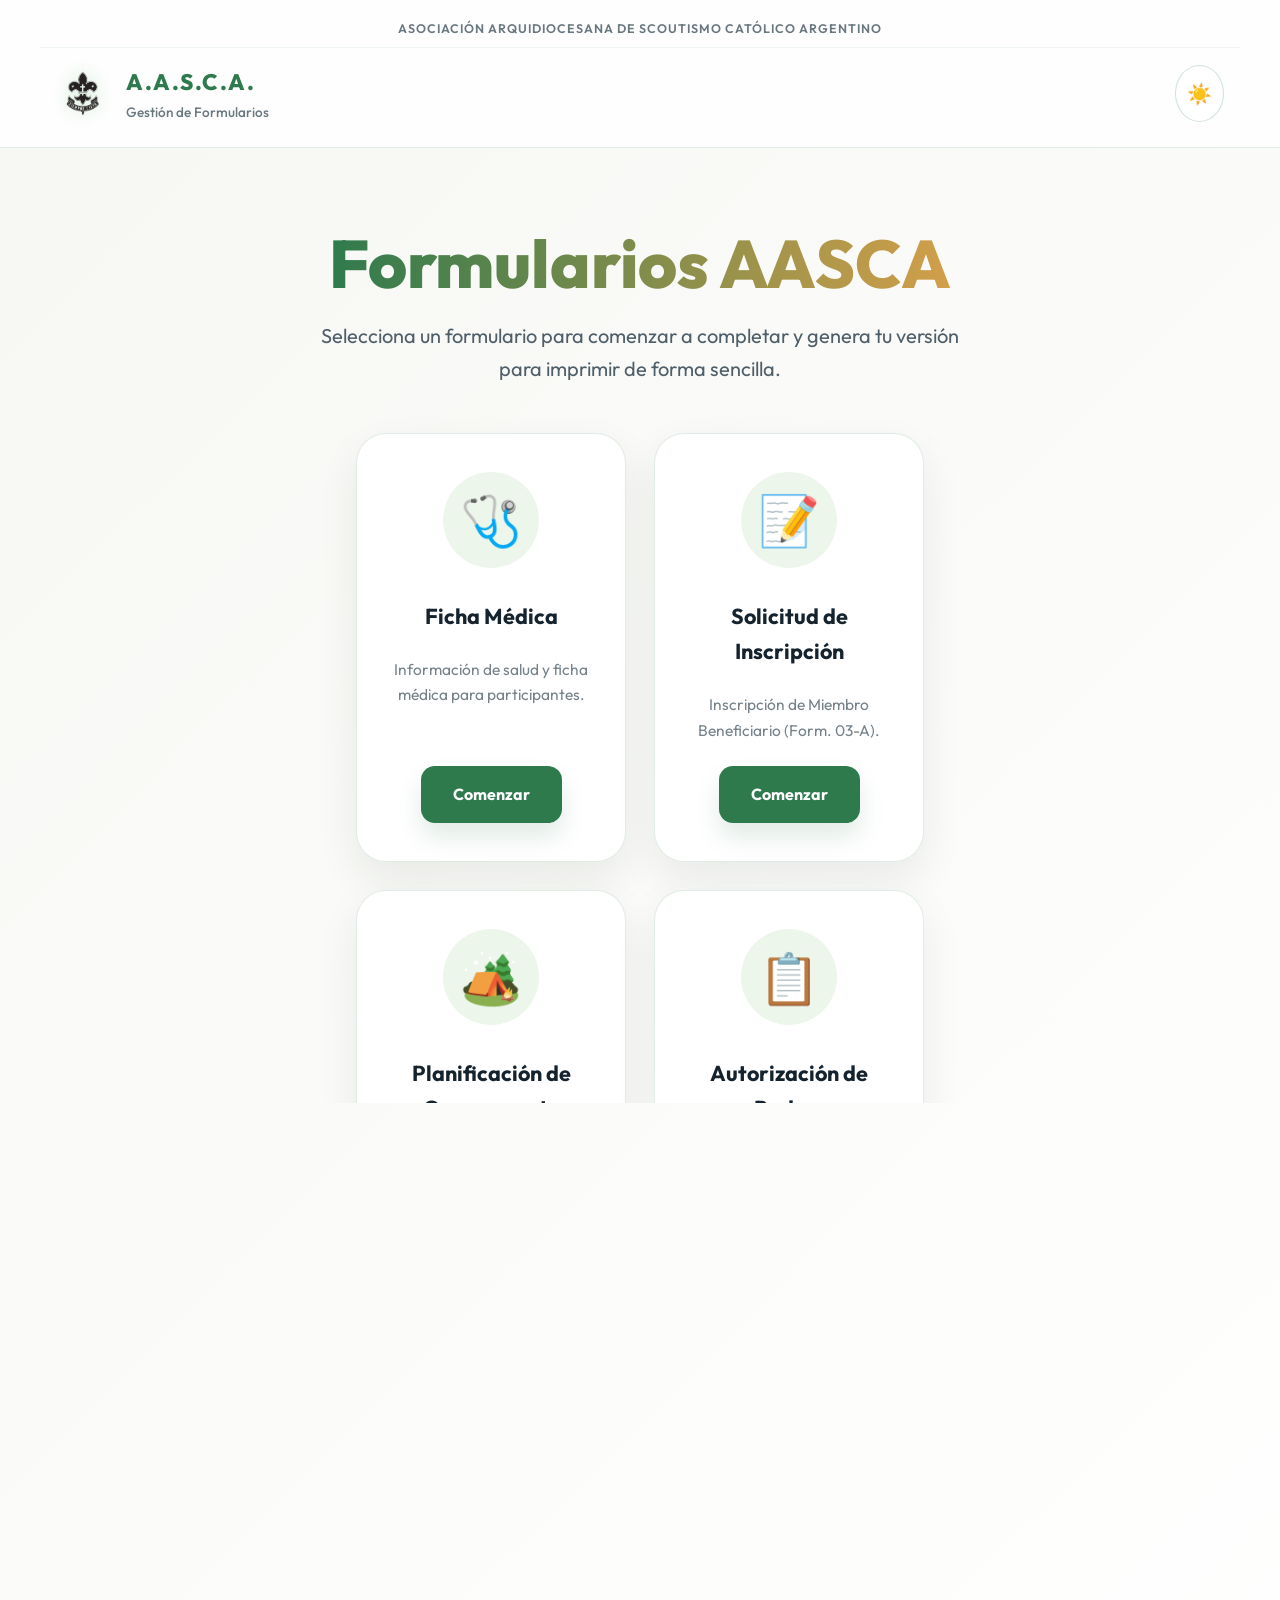
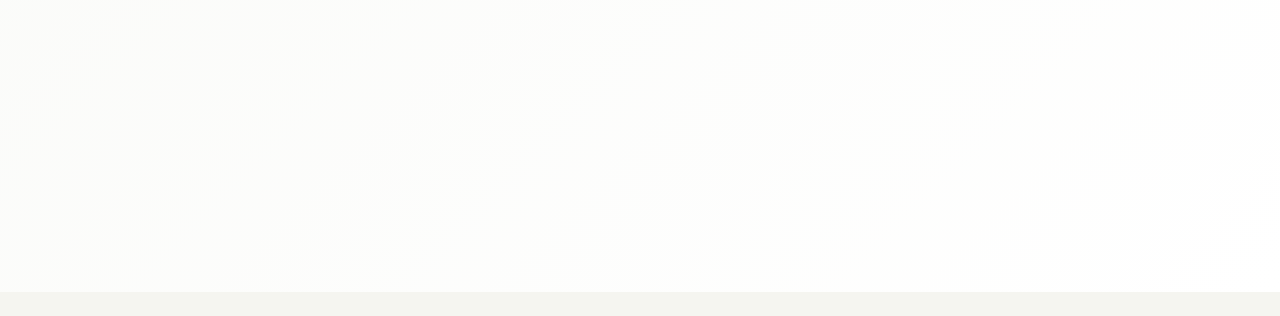
<file: index.html>
<!DOCTYPE html>
<html lang="es">
<head>
    <meta charset="UTF-8">
    <meta name="viewport" content="width=device-width, initial-scale=1.0">
    <title>Formularios AASCA - Gestión Scout</title>
    <meta name="description" content="Sistema de gestión y llenado de formularios para la Asociación Arquidiocesana de Scoutismo Católico Argentino.">
    <link rel="stylesheet" href="css/style.css">
    <link rel="preconnect" href="https://fonts.googleapis.com">
    <link rel="preconnect" href="https://fonts.gstatic.com" crossorigin>
    <link href="https://fonts.googleapis.com/css2?family=Outfit:wght@300;400;600;800&display=swap" rel="stylesheet">
    <script>
        (function() {
            const savedTheme = localStorage.getItem('theme') || (window.matchMedia('(prefers-color-scheme: dark)').matches ? 'dark' : 'light');
            document.documentElement.className = savedTheme + '-mode';
            document.addEventListener('DOMContentLoaded', () => {
                document.body.className = savedTheme + '-mode';
            });
        })();
    </script>
</head>
<body class="light-mode">
    <header>
        <div class="header-top container">
            <span class="official-text">ASOCIACIÓN ARQUIDIOCESANA DE SCOUTISMO CATÓLICO ARGENTINO</span>
        </div>
        <nav class="container">
            <div class="logo">
                <img src="assets/flor.png" alt="Logo AASCA" class="logo-image">
                <div class="logo-text">
                    <span class="logo-main">A.A.S.C.A.</span>
                    <span class="logo-sub">Gestión de Formularios</span>
                </div>
            </div>
            <div class="nav-actions">
                <button id="theme-toggle" aria-label="Cambiar tema">
                    <span class="icon-sun">☀️</span>
                    <span class="icon-moon">🌙</span>
                </button>
            </div>
        </nav>
    </header>

    <main>
        <section class="hero">
            <div class="container">
                <h1 class="fade-in">Formularios AASCA</h1>
                <p class="hero-subtitle fade-in">Selecciona un formulario para comenzar a completar y genera tu versión para imprimir de forma sencilla.</p>
                
                <div class="grid-forms">
                    <a href="pages/ficha-medica.html" class="form-card fade-in">
                        <div class="card-icon">🩺</div>
                        <h3>Ficha Médica</h3>
                        <p>Información de salud y ficha médica para participantes.</p>
                        <span class="btn-secondary">Comenzar</span>
                    </a>
                    
                    <a href="pages/f-inscripcion.html" class="form-card fade-in">
                        <div class="card-icon">📝</div>
                        <h3>Solicitud de Inscripción</h3>
                        <p>Inscripción de Miembro Beneficiario (Form. 03-A).</p>
                        <span class="btn-secondary">Comenzar</span>
                    </a>
                    
                    <a href="pages/planificacion.html" class="form-card fade-in">
                        <div class="card-icon">🏕️</div>
                        <h3>Planificación de Campamento</h3>
                        <p>Gestión completa de actividades, logística y cronograma.</p>
                        <span class="btn-secondary">Comenzar</span>
                    </a>

                    <a href="pages/autorizacion-padres.html" class="form-card fade-in">
                        <div class="card-icon">📋</div>
                        <h3>Autorización de Padres</h3>
                        <p>Autorización de Padres / Tutor para Salidas / Campamentos (Form. 07-A).</p>
                        <span class="btn-secondary">Comenzar</span>
                    </a>

                    <a href="pages/consentimiento-informado.html" class="form-card fade-in">
                        <div class="card-icon">🤝</div>
                        <h3>Consentimiento Informado</h3>
                        <p>Consentimiento informado para beneficiarios (Form. 07-B).</p>
                        <span class="btn-secondary">Comenzar</span>
                    </a>

                    <a href="pages/solicitud-acampe.html" class="form-card fade-in">
                        <div class="card-icon">🏕️</div>
                        <h3>Solicitud de Acampe</h3>
                        <p>Solicitud de acampe y nómina de participantes (Form. 05-A/B).</p>
                        <span class="btn-secondary">Comenzar</span>
                    </a>
                </div>
            </div>
        </section>
    </main>

    <footer class="container">
        <p>2026 AASCA - Asociación Arquidiocesana de Scoutismo Católico Argentino - Powered by <a href="https://www.linkedin.com/in/agustinandrada-fwd/">Huemul Solutions</a></p>
    </footer>

    <script src="js/script.js"></script>
</body>
</html>
</file>
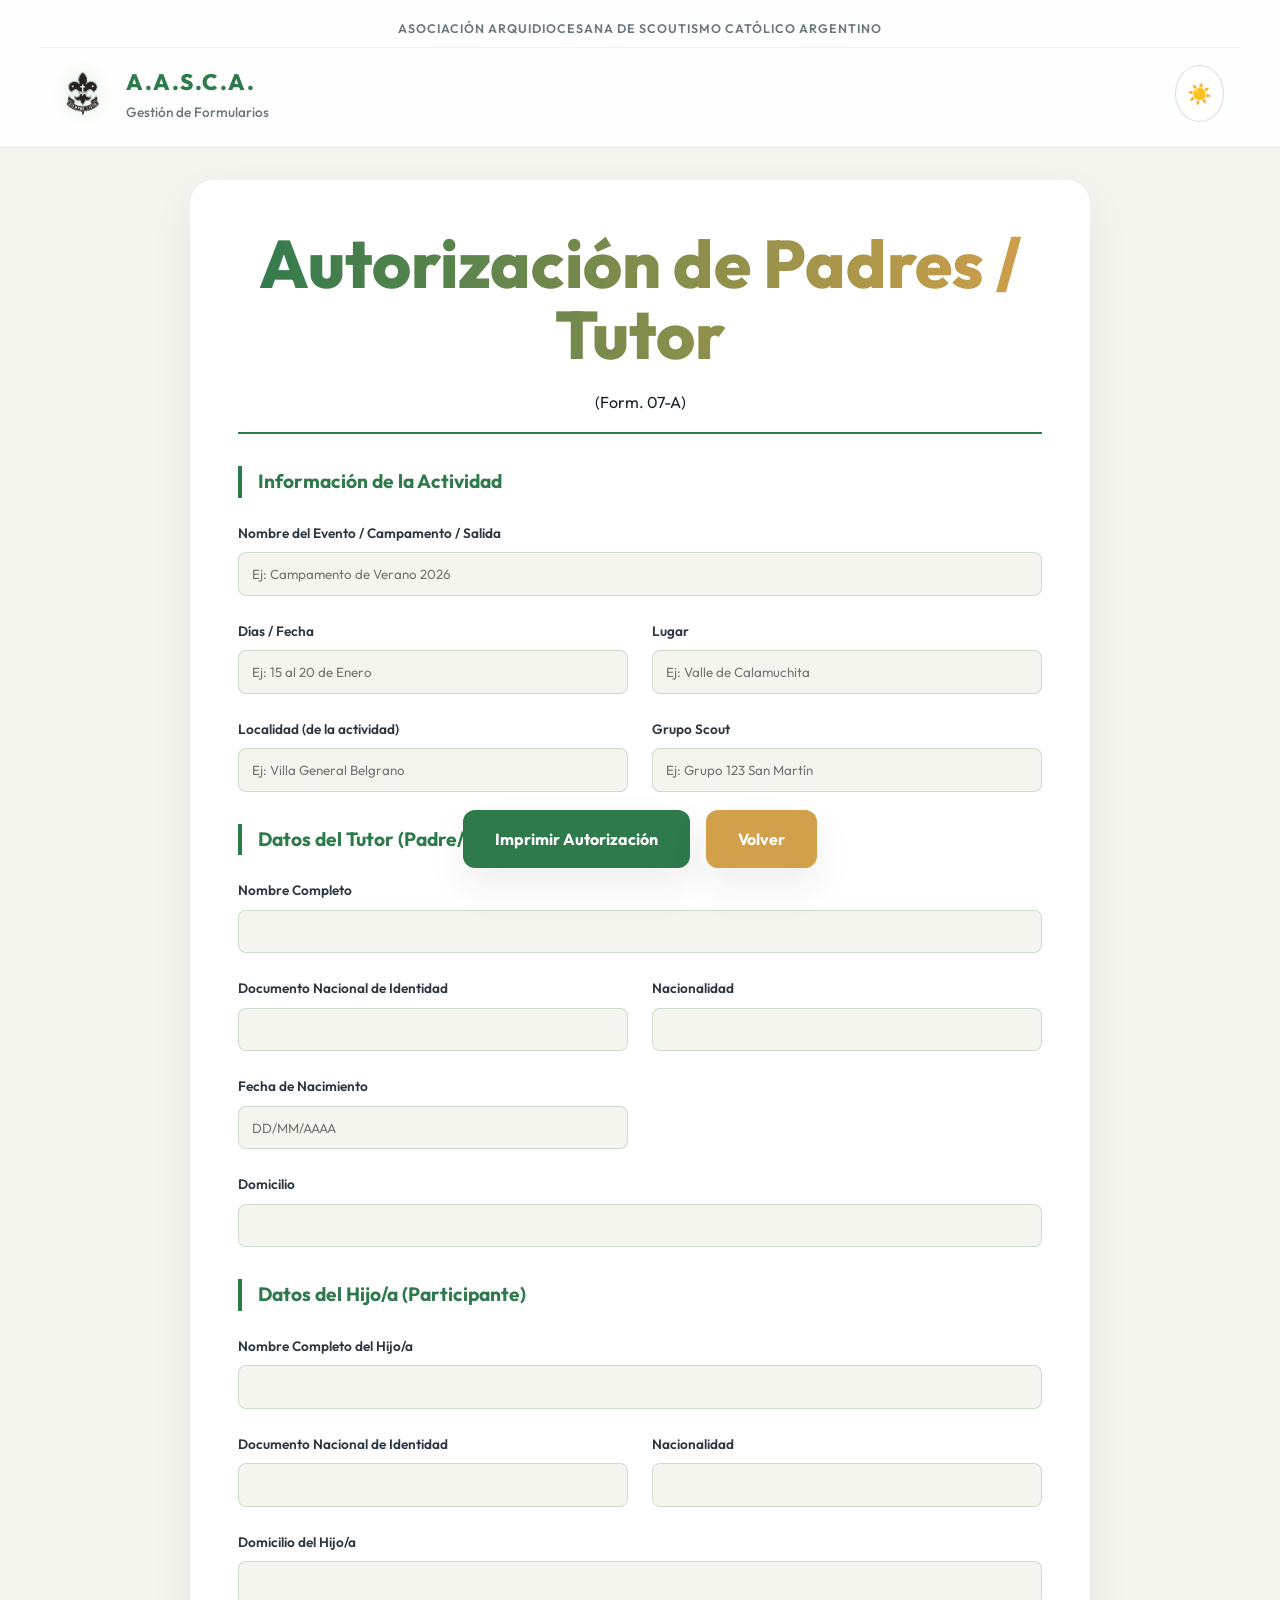
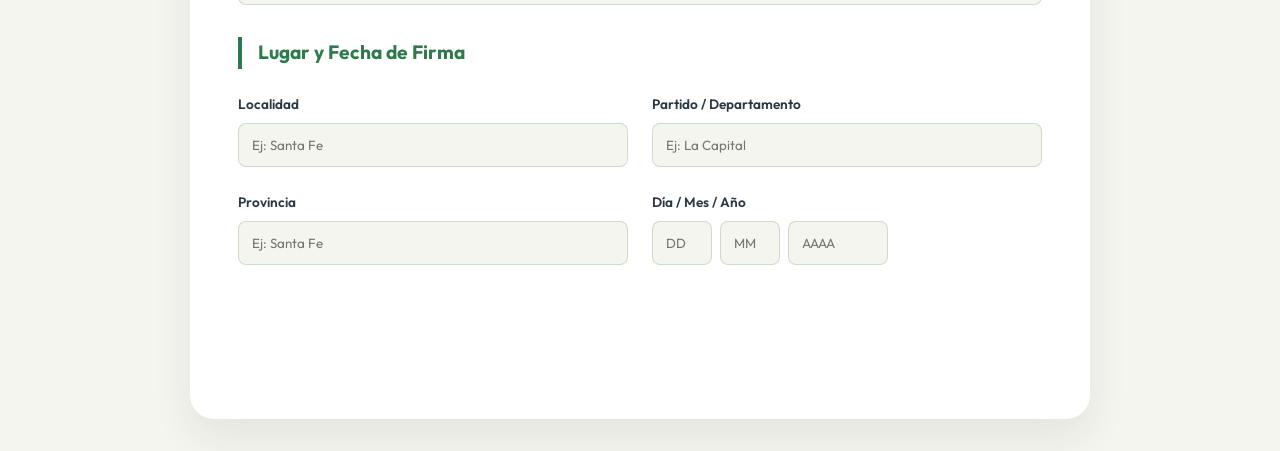
<file: pages/autorizacion-padres.html>
<!DOCTYPE html>
<html lang="es">
<head>
    <meta charset="UTF-8">
    <meta name="viewport" content="width=device-width, initial-scale=1.0">
    <title>Autorización de Padres (Form. 07-A) - AASCA</title>
    <link rel="stylesheet" href="../css/style.css">
    <link rel="preconnect" href="https://fonts.googleapis.com">
    <link rel="preconnect" href="https://fonts.gstatic.com" crossorigin>
    <link href="https://fonts.googleapis.com/css2?family=Outfit:wght@300;400;600;800&display=swap" rel="stylesheet">
    <link href="https://fonts.googleapis.com/css2?family=Outfit:wght@300;400;600;800&display=swap" rel="stylesheet">
    <script>
        (function() {
            const savedTheme = localStorage.getItem('theme') || (window.matchMedia('(prefers-color-scheme: dark)').matches ? 'dark' : 'light');
            document.documentElement.className = savedTheme + '-mode';
        })();
    </script>
    <style>
        .form-container { max-width: 900px; margin: 2rem auto; background: var(--card-bg); padding: 3rem; border-radius: 24px; box-shadow: var(--shadow); }
        .form-header { text-align: center; margin-bottom: 2rem; border-bottom: 2px solid var(--primary-color); padding-bottom: 1rem; }
        .form-section { margin-bottom: 2rem; }
        .section-title { font-size: 1.2rem; color: var(--primary-color); border-left: 4px solid var(--primary-color); padding-left: 1rem; margin-bottom: 1.5rem; font-weight: 700; }
        
        .input-grid { display: grid; grid-template-columns: repeat(2, 1fr); gap: 1.5rem; }
        .field { display: flex; flex-direction: column; gap: 0.5rem; }
        .field.full { grid-column: span 2; }
        
        label { font-size: 0.85rem; font-weight: 600; opacity: 0.9; }
        input { padding: 0.8rem; border-radius: 8px; border: 1px solid rgba(46, 125, 50, 0.2); background: var(--bg-color); color: var(--text-color); font-family: inherit; width: 100%; }
        
        .actions { position: sticky; bottom: 2rem; display: flex; justify-content: center; gap: 1rem; margin-top: 3rem; z-index: 100; }
        .btn-primary { background: var(--primary-color); color: white; padding: 1rem 2rem; border-radius: 12px; font-weight: 700; border: none; cursor: pointer; transition: 0.3s; box-shadow: var(--shadow); }
        .btn-primary:hover { transform: translateY(-3px); filter: brightness(1.1); }
        
        /* Print Replica */
        .print-only { display: none; }
        @media print {
            @page { size: A4; margin: 10mm; }
            .print-only { display: block !important; }
            .form-container, header, footer, .actions { display: none !important; }
            html, body { background: white !important; margin: 0; padding: 0; font-family: 'Times New Roman', serif; }
            .p-page { padding: 10mm; line-height: 1.6; }
            .p-header { text-align: center; margin-bottom: 20px; }
            .p-title-row { display: flex; justify-content: space-between; align-items: baseline; margin: 20px 0; }
            .p-title { font-size: 14pt; font-weight: bold; flex: 1; text-align: center; margin-left: 100px;}
            .p-form-id { font-size: 12pt; font-weight: bold; width: 100px; text-align: right; }
            .p-body { text-align: justify; font-size: 11pt; }
            .p-val { border-bottom: 1px dotted #000; padding: 0 4px; display: inline-block; min-width: 40px; text-align: center;}
            .p-val-block { border-bottom: 1px dotted #000; padding: 0 4px; display: block; width: 100%; margin: 4px 0; min-height: 1.5em; text-align: center; }
            .p-signatures { display: grid; grid-template-columns: 1fr 1fr; gap: 50px; margin-top: 60px; text-align: center; }
            .p-sig-line { border-top: 1px solid #000; margin: 0 auto; width: 80%; padding-top: 5px; font-size: 9pt;}
        }
    </style>
</head>
<body class="light-mode">
    <header>
        <div class="header-top container"><span class="official-text">ASOCIACIÓN ARQUIDIOCESANA DE SCOUTISMO CATÓLICO ARGENTINO</span></div>
        <nav class="container">
            <div class="logo">
                <a href="../index.html" style="text-decoration: none; color: inherit; display: flex; align-items: center; gap: 1rem;">
                    <img src="../assets/flor.png" alt="Logo AASCA" class="logo-image">
                    <div class="logo-text"><span class="logo-main">A.A.S.C.A.</span><span class="logo-sub">Gestión de Formularios</span></div>
                </a>
            </div>
            <div class="nav-actions">
                <button id="theme-toggle" aria-label="Cambiar tema">
                    <span class="icon-sun">☀️</span>
                    <span class="icon-moon">🌙</span>
                </button>
            </div>
        </nav>
    </header>

    <main class="container">
        <div class="form-container">
            <div class="form-header">
                <h1>Autorización de Padres / Tutor</h1>
                <p>(Form. 07-A)</p>
            </div>

            <form id="ap-form">
                <section class="form-section">
                    <h2 class="section-title">Información de la Actividad</h2>
                    <div class="input-grid">
                        <div class="field full">
                            <label>Nombre del Evento / Campamento / Salida</label>
                            <input type="text" id="ap-evento" placeholder="Ej: Campamento de Verano 2026">
                        </div>
                        <div class="field">
                            <label>Días / Fecha</label>
                            <input type="text" id="ap-evento-dias" placeholder="Ej: 15 al 20 de Enero">
                        </div>
                        <div class="field">
                            <label>Lugar</label>
                            <input type="text" id="ap-evento-lugar" placeholder="Ej: Valle de Calamuchita">
                        </div>
                        <div class="field">
                            <label>Localidad (de la actividad)</label>
                            <input type="text" id="ap-evento-localidad" placeholder="Ej: Villa General Belgrano">
                        </div>
                        <div class="field">
                            <label>Grupo Scout</label>
                            <input type="text" id="ap-evento-grupo" placeholder="Ej: Grupo 123 San Martín">
                        </div>
                    </div>
                </section>

                <section class="form-section">
                    <h2 class="section-title">Datos del Tutor (Padre/Madre/Tutor)</h2>
                    <div class="input-grid">
                        <div class="field full">
                            <label>Nombre Completo</label>
                            <input type="text" id="ap-tutor-nombre">
                        </div>
                        <div class="field">
                            <label>Documento Nacional de Identidad</label>
                            <input type="text" id="ap-tutor-dni">
                        </div>
                        <div class="field">
                            <label>Nacionalidad</label>
                            <input type="text" id="ap-tutor-nacionalidad">
                        </div>
                        <div class="field">
                            <label>Fecha de Nacimiento</label>
                            <input type="text" id="ap-tutor-nacimiento" placeholder="DD/MM/AAAA">
                        </div>
                        <div class="field full">
                            <label>Domicilio</label>
                            <input type="text" id="ap-tutor-domicilio">
                        </div>
                    </div>
                </section>

                <section class="form-section">
                    <h2 class="section-title">Datos del Hijo/a (Participante)</h2>
                    <div class="input-grid">
                        <div class="field full">
                            <label>Nombre Completo del Hijo/a</label>
                            <input type="text" id="ap-hijo-nombre">
                        </div>
                        <div class="field">
                            <label>Documento Nacional de Identidad</label>
                            <input type="text" id="ap-hijo-dni">
                        </div>
                        <div class="field">
                            <label>Nacionalidad</label>
                            <input type="text" id="ap-hijo-nacionalidad">
                        </div>
                        <div class="field full">
                            <label>Domicilio del Hijo/a</label>
                            <input type="text" id="ap-hijo-domicilio">
                        </div>
                    </div>
                </section>

                <section class="form-section">
                    <h2 class="section-title">Lugar y Fecha de Firma</h2>
                    <div class="input-grid">
                        <div class="field">
                            <label>Localidad</label>
                            <input type="text" id="ap-localidad" placeholder="Ej: Santa Fe">
                        </div>
                        <div class="field">
                            <label>Partido / Departamento</label>
                            <input type="text" id="ap-departamento" placeholder="Ej: La Capital">
                        </div>
                        <div class="field">
                            <label>Provincia</label>
                            <input type="text" id="ap-provincia" placeholder="Ej: Santa Fe">
                        </div>
                        <div class="field">
                            <label>Día / Mes / Año</label>
                            <div style="display: flex; gap: 0.5rem;">
                                <input type="text" id="ap-dia" placeholder="DD" style="width: 60px;">
                                <input type="text" id="ap-mes" placeholder="MM" style="width: 60px;">
                                <input type="text" id="ap-anio" placeholder="AAAA" style="width: 100px;">
                            </div>
                        </div>
                    </div>
                </section>

                <div class="actions">
                    <button type="button" class="btn-primary" onclick="prepareAndPrint()"><i class="fas fa-print"></i> Imprimir Autorización</button>
                    <button type="button" class="btn-primary" style="background: var(--accent-color);" onclick="window.location.href='../index.html'">Volver</button>
                </div>
            </form>
        </div>

        <div id="print-layout" class="print-only">
            <div class="p-page">
                <div class="p-header">
                    <div style="font-size: 12pt; font-weight: bold; text-transform: uppercase;">Asociación Arquidiocesana de Scoutismo Católico Argentino</div>
                    <div style="font-size: 14pt; font-weight: bold; margin: 4pt 0;">A. A. S. C. A.</div>
                    <div style="font-size: 8pt; font-style: italic; border-bottom: 2px double #000; padding-bottom: 4pt;">Fundada por Decreto Canónico Nº 63/96 del 30/XI/96 - Arquidiócesis de Santa Fe de la Vera Cruz</div>
                </div>

                <div class="p-title-row">
                    <div class="p-title">AUTORIZACION DE PADRES / TUTOR</div>
                    <div class="p-form-id">(Form. 07-A)</div>
                </div>
                <div style="text-align: center; font-size: 9pt; margin-bottom: 20pt;">Completar con letra imprenta clara</div>

                <div class="p-body">
                    En la localidad de <span class="p-val" id="v-localidad" style="min-width: 150px;"></span>, partido / departamento de <span class="p-val" id="v-departamento" style="min-width: 200px;"></span>
                    de la provincia de <span class="p-val" id="v-provincia" style="min-width: 150px;"></span>, a los <span class="p-val" id="v-dia" style="min-width: 30px;"></span> días del mes de <span class="p-val" id="v-mes" style="min-width: 100px;"></span>
                    del año <span class="p-val" id="v-anio" style="min-width: 60px;"></span>, yo, <span class="p-val" id="v-tutor-nombre" style="min-width: 300px;"></span> de nacionalidad <span class="p-val" id="v-tutor-nacionalidad" style="min-width: 120px;"></span>, nacido el <span class="p-val" id="v-tutor-nacimiento" style="min-width: 100px;"></span>
                    con Documento Nacional de Identidad <span class="p-val" id="v-tutor-dni" style="min-width: 120px;"></span> y con domicilio en
                    <span class="p-val-block" id="v-tutor-domicilio"></span> OTORGO AUTORIZACIÓN a favor de mi hijo/a
                    <span class="p-val-block" id="v-hijo-nombre"></span>, menor de edad, sobre quien ejerzo la RESPONSABILIDAD PARENTAL de
                    nacionalidad <span class="p-val" id="v-hijo-nacionalidad" style="min-width: 150px;"></span>, y Documento Nacional de Identidad <span class="p-val" id="v-hijo-dni" style="min-width: 120px;"></span>, con
                    domicilio en <span class="p-val" id="v-hijo-domicilio" style="min-width: 350px;"></span>, para que participe del <span class="p-val" id="v-evento" style="min-width: 300px;"></span>
                    organizado/a por la Asociación Arquidiocesana de Scoutismo Católico Argentino, los días <span class="p-val" id="v-evento-dias" style="min-width: 150px;"></span> en <span class="p-val" id="v-evento-lugar" style="min-width: 200px;"></span>,
                    en la localidad de <span class="p-val" id="v-evento-localidad" style="min-width: 180px;"></span>, acompañado de miembros activos afiliados del Grupo Scout <span class="p-val" id="v-evento-grupo" style="min-width: 180px;"></span> pertenecientes a
                    la A.A.S.C.A (Asociación Arquidiocesana de Scoutismo Católico Argentino), todos mayores de edad y con reconocimiento válido para
                    efectuar este tipo de actividades. Asimismo, he decidido: 1) Conociendo la institución antes mencionada, a asumir la
                    responsabilidad de la participación del / la menor en dichas actividades. 2) Autorizar a los responsables de las actividades, a tomar,
                    en caso de accidente o enfermedad todas las medidas necesarias para salvaguardar la integridad y la salud del / la menor. 3)
                    Otorgar autorización para realizar cualquier intervención quirúrgica que así lo requiera la integridad y la salud del / la menor, 4)
                    Efectuar las certificaciones del caso, en la eventualidad que la actividad a realizar así lo requiera por imperio de la normativa legal
                    vigente en nuestro país. ----------<br>
                    La presente autorización implica amplia conformidad para que se realicen todos los trámites y gestiones inherentes a cada viaje, 
                    ante las autoridades pertinentes y empresas de transporte, comprometiéndose en caso de revocación a hacerlo saber a las 
                    autoridades correspondientes.
                </div>

                <div class="p-signatures">
                    <div>
                        <div class="p-sig-line">Firma de la Madre/Padre o Tutor</div>
                    </div>
                    <div>
                        <div class="p-sig-line">Aclaración y DNI</div>
                    </div>
                </div>
            </div>
        </div>
    </main>

    <script>
        function prepareAndPrint() {
            // Map inputs to print values
            const mapping = {
                'ap-localidad': 'v-localidad',
                'ap-departamento': 'v-departamento',
                'ap-provincia': 'v-provincia',
                'ap-dia': 'v-dia',
                'ap-mes': 'v-mes',
                'ap-anio': 'v-anio',
                'ap-tutor-nombre': 'v-tutor-nombre',
                'ap-tutor-dni': 'v-tutor-dni',
                'ap-tutor-nacionalidad': 'v-tutor-nacionalidad',
                'ap-tutor-nacimiento': 'v-tutor-nacimiento',
                'ap-tutor-domicilio': 'v-tutor-domicilio',
                'ap-hijo-nombre': 'v-hijo-nombre',
                'ap-hijo-dni': 'v-hijo-dni',
                'ap-hijo-nacionalidad': 'v-hijo-nacionalidad',
                'ap-hijo-domicilio': 'v-hijo-domicilio',
                'ap-evento': 'v-evento',
                'ap-evento-dias': 'v-evento-dias',
                'ap-evento-lugar': 'v-evento-lugar',
                'ap-evento-localidad': 'v-evento-localidad',
                'ap-evento-grupo': 'v-evento-grupo'
            };

            for (const [inputId, printId] of Object.entries(mapping)) {
                const val = document.getElementById(inputId).value || '.................................................';
                document.getElementById(printId).innerText = val;
            }

            window.print();
        }

        // Auto-save logic
        const inputs = document.querySelectorAll('input');
        inputs.forEach(input => {
            input.addEventListener('input', () => {
                const data = {};
                inputs.forEach(i => data[i.id] = i.value);
                localStorage.setItem('aasca_ap_data', JSON.stringify(data));
            });
        });

        window.onload = () => {
            const saved = localStorage.getItem('aasca_ap_data');
            if (saved) {
                const data = JSON.parse(saved);
                for (const id in data) {
                    const el = document.getElementById(id);
                    if (el) el.value = data[id];
                }
            }
        };
    </script>
    <script src="../js/script.js"></script>
</body>
</html>
</file>
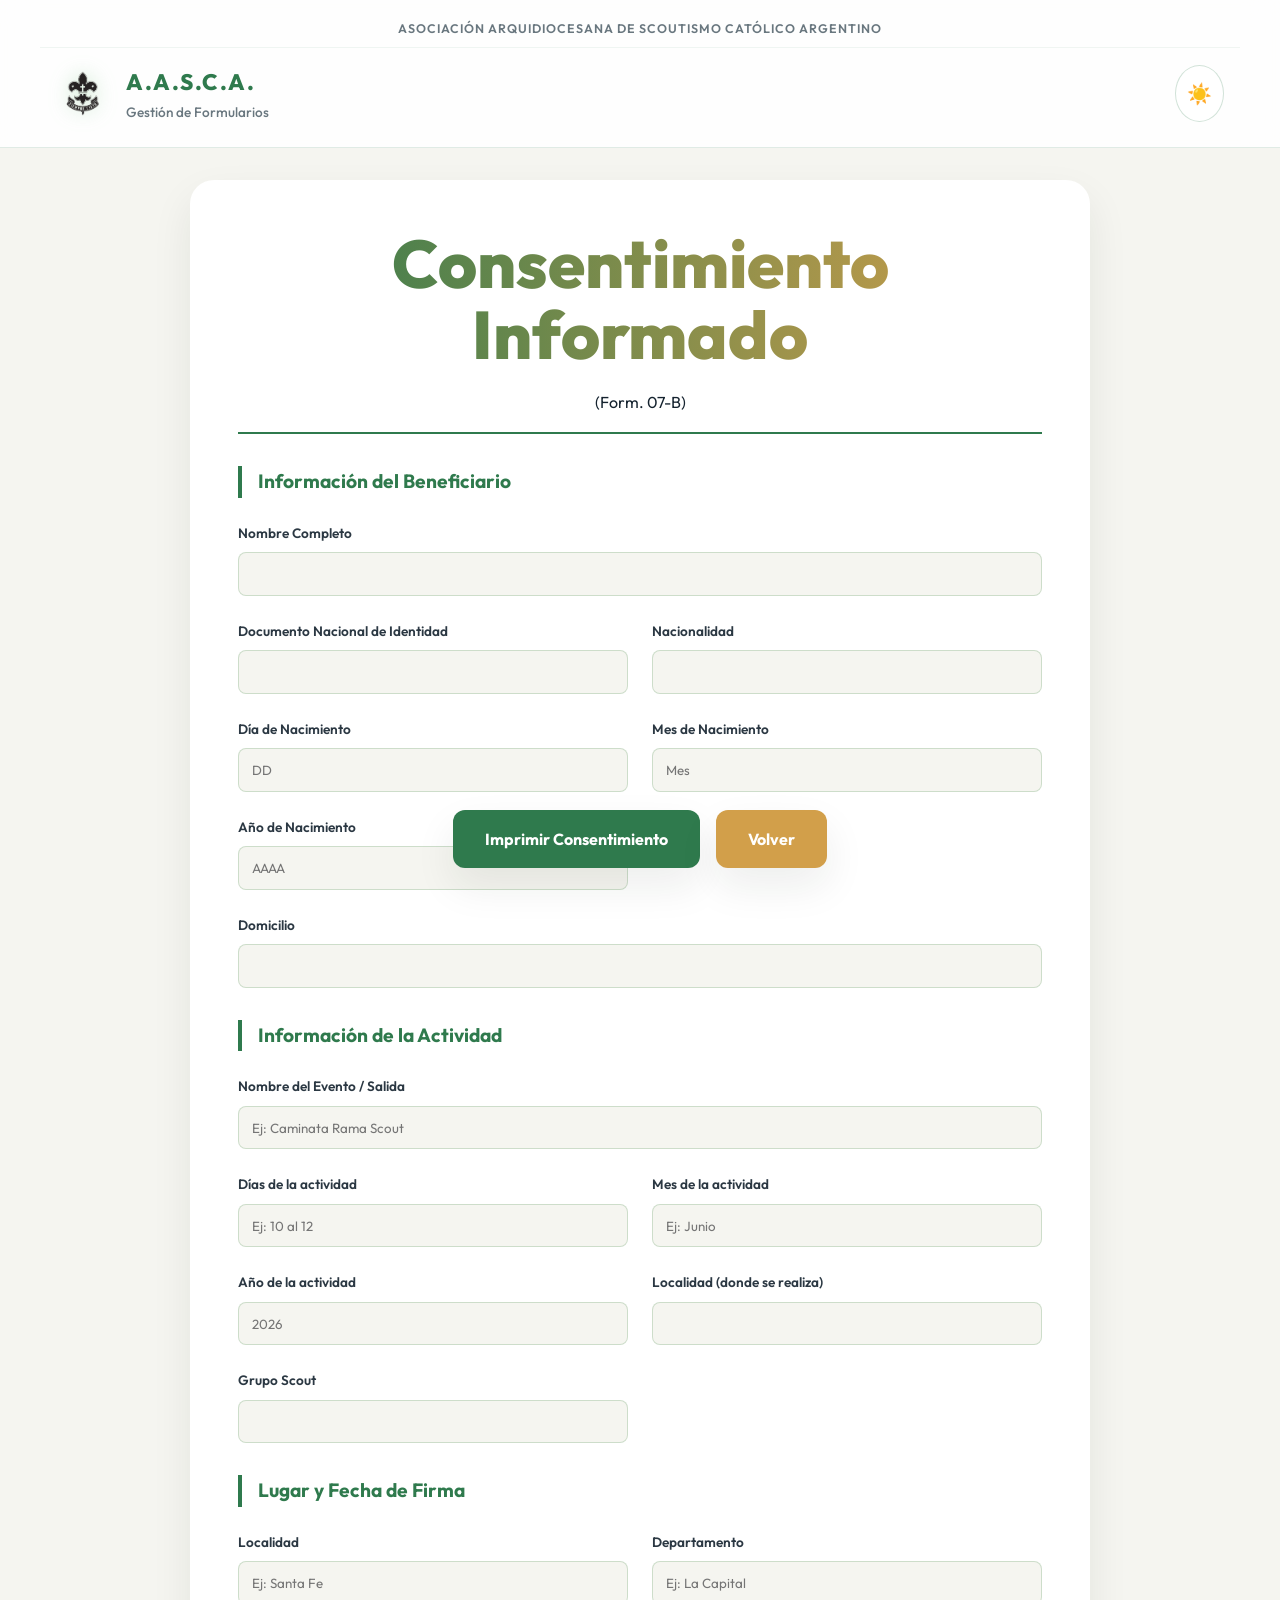
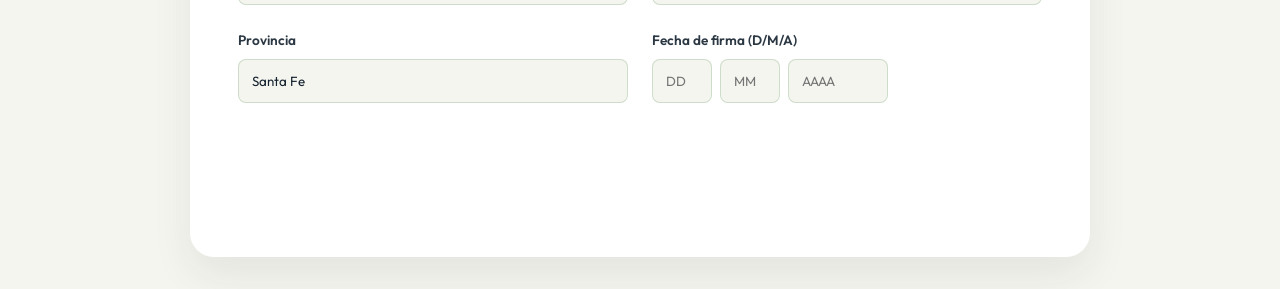
<file: pages/consentimiento-informado.html>
<!DOCTYPE html>
<html lang="es">
<head>
    <meta charset="UTF-8">
    <meta name="viewport" content="width=device-width, initial-scale=1.0">
    <title>Consentimiento Informado (Form. 07-B) - AASCA</title>
    <link rel="stylesheet" href="../css/style.css">
    <link rel="preconnect" href="https://fonts.googleapis.com">
    <link rel="preconnect" href="https://fonts.gstatic.com" crossorigin>
    <link href="https://fonts.googleapis.com/css2?family=Outfit:wght@300;400;600;800&display=swap" rel="stylesheet">
    <link href="https://fonts.googleapis.com/css2?family=Outfit:wght@300;400;600;800&display=swap" rel="stylesheet">
    <script>
        (function() {
            const savedTheme = localStorage.getItem('theme') || (window.matchMedia('(prefers-color-scheme: dark)').matches ? 'dark' : 'light');
            document.documentElement.className = savedTheme + '-mode';
        })();
    </script>
    <style>
        .form-container { max-width: 900px; margin: 2rem auto; background: var(--card-bg); padding: 3rem; border-radius: 24px; box-shadow: var(--shadow); }
        .form-header { text-align: center; margin-bottom: 2rem; border-bottom: 2px solid var(--primary-color); padding-bottom: 1rem; }
        .form-section { margin-bottom: 2rem; }
        .section-title { font-size: 1.2rem; color: var(--primary-color); border-left: 4px solid var(--primary-color); padding-left: 1rem; margin-bottom: 1.5rem; font-weight: 700; }
        
        .input-grid { display: grid; grid-template-columns: repeat(2, 1fr); gap: 1.5rem; }
        .field { display: flex; flex-direction: column; gap: 0.5rem; }
        .field.full { grid-column: span 2; }
        
        label { font-size: 0.85rem; font-weight: 600; opacity: 0.9; }
        input { padding: 0.8rem; border-radius: 8px; border: 1px solid rgba(46, 125, 50, 0.2); background: var(--bg-color); color: var(--text-color); font-family: inherit; width: 100%; }
        
        .actions { position: sticky; bottom: 2rem; display: flex; justify-content: center; gap: 1rem; margin-top: 3rem; z-index: 100; }
        .btn-primary { background: var(--primary-color); color: white; padding: 1rem 2rem; border-radius: 12px; font-weight: 700; border: none; cursor: pointer; transition: 0.3s; box-shadow: var(--shadow); }
        .btn-primary:hover { transform: translateY(-3px); filter: brightness(1.1); }
        
        /* Print Replica */
        .print-only { display: none; }
        @media print {
            @page { size: A4; margin: 10mm; }
            .print-only { display: block !important; }
            .form-container, header, footer, .actions { display: none !important; }
            html, body { background: white !important; margin: 0; padding: 0; font-family: 'Times New Roman', serif; }
            .p-page { padding: 10mm; line-height: 1.6; }
            .p-header { text-align: center; margin-bottom: 20px; }
            .p-title-row { display: flex; justify-content: space-between; align-items: baseline; margin: 20px 0; }
            .p-title { font-size: 14pt; font-weight: bold; flex: 1; text-align: center; margin-left: 100px;}
            .p-form-id { font-size: 12pt; font-weight: bold; width: 100px; text-align: right; }
            .p-body { text-align: justify; font-size: 11pt; }
            .p-val { border-bottom: 1px dotted #000; padding: 0 4px; display: inline-block; min-width: 40px; text-align: center;}
            .p-val-block { border-bottom: 1px dotted #000; padding: 0 4px; display: block; width: 100%; margin: 4px 0; min-height: 1.5em; text-align: center; }
            .p-signatures { display: grid; grid-template-columns: 1fr; gap: 50px; margin-top: 60px; text-align: center; }
            .p-sig-line { border-top: 1px solid #000; margin: 0 auto; width: 40%; padding-top: 5px; font-size: 9pt;}
        }
    </style>
</head>
<body class="light-mode">
    <header>
        <div class="header-top container"><span class="official-text">ASOCIACIÓN ARQUIDIOCESANA DE SCOUTISMO CATÓLICO ARGENTINO</span></div>
        <nav class="container">
            <div class="logo">
                <a href="../index.html" style="text-decoration: none; color: inherit; display: flex; align-items: center; gap: 1rem;">
                    <img src="../assets/flor.png" alt="Logo AASCA" class="logo-image">
                    <div class="logo-text"><span class="logo-main">A.A.S.C.A.</span><span class="logo-sub">Gestión de Formularios</span></div>
                </a>
            </div>
            <div class="nav-actions">
                <button id="theme-toggle" aria-label="Cambiar tema">
                    <span class="icon-sun">☀️</span>
                    <span class="icon-moon">🌙</span>
                </button>
            </div>
        </nav>
    </header>

    <main class="container">
        <div class="form-container">
            <div class="form-header">
                <h1>Consentimiento Informado</h1>
                <p>(Form. 07-B)</p>
            </div>

            <form id="ci-form">
                <section class="form-section">
                    <h2 class="section-title">Información del Beneficiario</h2>
                    <div class="input-grid">
                        <div class="field full">
                            <label>Nombre Completo</label>
                            <input type="text" id="ci-nombre">
                        </div>
                        <div class="field">
                            <label>Documento Nacional de Identidad</label>
                            <input type="text" id="ci-dni">
                        </div>
                        <div class="field">
                            <label>Nacionalidad</label>
                            <input type="text" id="ci-nacionalidad">
                        </div>
                        <div class="field">
                            <label>Día de Nacimiento</label>
                            <input type="text" id="ci-nac-dia" placeholder="DD">
                        </div>
                        <div class="field">
                            <label>Mes de Nacimiento</label>
                            <input type="text" id="ci-nac-mes" placeholder="Mes">
                        </div>
                        <div class="field">
                            <label>Año de Nacimiento</label>
                            <input type="text" id="ci-nac-anio" placeholder="AAAA">
                        </div>
                        <div class="field full">
                            <label>Domicilio</label>
                            <input type="text" id="ci-domicilio">
                        </div>
                    </div>
                </section>

                <section class="form-section">
                    <h2 class="section-title">Información de la Actividad</h2>
                    <div class="input-grid">
                        <div class="field full">
                            <label>Nombre del Evento / Salida</label>
                            <input type="text" id="ci-evento" placeholder="Ej: Caminata Rama Scout">
                        </div>
                        <div class="field">
                            <label>Días de la actividad</label>
                            <input type="text" id="ci-evento-dias" placeholder="Ej: 10 al 12">
                        </div>
                        <div class="field">
                            <label>Mes de la actividad</label>
                            <input type="text" id="ci-evento-mes" placeholder="Ej: Junio">
                        </div>
                        <div class="field">
                            <label>Año de la actividad</label>
                            <input type="text" id="ci-evento-anio" placeholder="2026">
                        </div>
                        <div class="field">
                            <label>Localidad (donde se realiza)</label>
                            <input type="text" id="ci-evento-localidad">
                        </div>
                        <div class="field">
                            <label>Grupo Scout</label>
                            <input type="text" id="ci-evento-grupo">
                        </div>
                    </div>
                </section>

                <section class="form-section">
                    <h2 class="section-title">Lugar y Fecha de Firma</h2>
                    <div class="input-grid">
                        <div class="field">
                            <label>Localidad</label>
                            <input type="text" id="ci-localidad" placeholder="Ej: Santa Fe">
                        </div>
                        <div class="field">
                            <label>Departamento</label>
                            <input type="text" id="ci-departamento" placeholder="Ej: La Capital">
                        </div>
                        <div class="field">
                            <label>Provincia</label>
                            <input type="text" id="ci-provincia" value="Santa Fe">
                        </div>
                        <div class="field">
                            <label>Fecha de firma (D/M/A)</label>
                            <div style="display: flex; gap: 0.5rem;">
                                <input type="text" id="ci-dia" placeholder="DD" style="width: 60px;">
                                <input type="text" id="ci-mes" placeholder="MM" style="width: 60px;">
                                <input type="text" id="ci-anio" placeholder="AAAA" style="width: 100px;">
                            </div>
                        </div>
                    </div>
                </section>

                <div class="actions">
                    <button type="button" class="btn-primary" onclick="prepareAndPrint()"><i class="fas fa-print"></i> Imprimir Consentimiento</button>
                    <button type="button" class="btn-primary" style="background: var(--accent-color);" onclick="window.location.href='../index.html'">Volver</button>
                </div>
            </form>
        </div>

        <div id="print-layout" class="print-only">
            <div class="p-page">
                <div class="p-header">
                    <div style="font-size: 12pt; font-weight: bold; text-transform: uppercase;">Asociación Arquidiocesana de Scoutismo Católico Argentino</div>
                    <div style="font-size: 14pt; font-weight: bold; margin: 4pt 0;">A. A. S. C. A.</div>
                    <div style="font-size: 8pt; font-style: italic; border-bottom: 2px double #000; padding-bottom: 4pt;">Fundada por Decreto Canónico Nº 63/96 del 30/XI/96 - Arquidiócesis de Santa Fe de la Vera Cruz</div>
                </div>

                <div class="p-title-row">
                    <div class="p-title">CONSENTIMIENTO INFORMADO</div>
                    <div class="p-form-id">(Form. 07-B)</div>
                </div>
                <div style="text-align: center; font-size: 9pt; margin-bottom: 20pt;">Completar con letra imprenta clara</div>

                <div class="p-body">
                    En la localidad de <span class="p-val" id="v-localidad" style="min-width: 150px;"></span>, departamento <span class="p-val" id="v-departamento" style="min-width: 200px;"></span> de la provincia de <span class="p-val" id="v-provincia" style="min-width: 150px;"></span>, a los <span class="p-val" id="v-dia" style="min-width: 30px;"></span> días del mes de <span class="p-val" id="v-mes" style="min-width: 100px;"></span> del año <span class="p-val" id="v-anio" style="min-width: 60px;"></span>, yo, <span class="p-val" id="v-nombre" style="min-width: 300px;"></span> de nacionalidad <span class="p-val" id="v-nacionalidad" style="min-width: 120px;"></span>, nacido el <span class="p-val" id="v-nac-dia" style="min-width: 30px;"></span> de <span class="p-val" id="v-nac-mes" style="min-width: 100px;"></span> de <span class="p-val" id="v-nac-anio" style="min-width: 60px;"></span> con Documento Nacional de Identidad <span class="p-val" id="v-dni" style="min-width: 120px;"></span> y con domicilio en <span class="p-val-block" id="v-domicilio"></span> declaro que he sido informado e invitado a participar, de <span class="p-val" id="v-evento" style="min-width: 250px;"></span> organizado/a por la Asociación Arquidiocesana de Scoutismo Católico Argentino, los días <span class="p-val" id="v-evento-dias" style="min-width: 100px;"></span> de <span class="p-val" id="v-evento-mes" style="min-width: 100px;"></span> de <span class="p-val" id="v-evento-anio" style="min-width: 60px;"></span>, en la localidad de <span class="p-val-block" id="v-evento-localidad"></span> acompañado de miembros activos afiliados del Grupo Scout <span class="p-val" id="v-evento-grupo" style="min-width: 180px;"></span> pertenecientes a la A.A.S.C.A (Asociación Arquidiocesana de Scoutismo Católico Argentino), todos mayores de edad y con reconocimiento válido para efectuar este tipo de actividades. Asimismo, he decidido: 1) Conociendo la institución antes mencionada, asumir responsabilidad de la participación de dichas actividades. 2) Autorizar a los responsables de las actividades, a tomar, en caso de accidente o enfermedad todas las medidas necesarias para salvaguardar mi integridad y salud. 3) Otorgar autorización para realizar cualquier intervención quirúrgica que así lo requiera mi integridad y la salud, 4) Efectuar las certificaciones del caso, en la eventualidad que la actividad a realizar así lo requiera por imperio de la normativa legal vigente en nuestro país. ----------<br><br>
                    El presente consentimiento informado implica amplia conformidad para que se realicen todos los trámites y gestiones inherentes a cada viaje, ante las autoridades pertinentes y empresas de transporte, comprometiéndose en caso de revocación a hacerlo saber a las autoridades correspondientes.
                </div>

                <div class="p-signatures">
                    <div style="margin-top: 40px;">
                        <div class="p-sig-line">Firma del Beneficiario</div>
                    </div>
                    <div>
                        <div class="p-sig-line">Aclaración y DNI</div>
                    </div>
                </div>
            </div>
        </div>
    </main>

    <script>
        function prepareAndPrint() {
            const mapping = {
                'ci-localidad': 'v-localidad',
                'ci-departamento': 'v-departamento',
                'ci-provincia': 'v-provincia',
                'ci-dia': 'v-dia',
                'ci-mes': 'v-mes',
                'ci-anio': 'v-anio',
                'ci-nombre': 'v-nombre',
                'ci-nacionalidad': 'v-nacionalidad',
                'ci-nac-dia': 'v-nac-dia',
                'ci-nac-mes': 'v-nac-mes',
                'ci-nac-anio': 'v-nac-anio',
                'ci-dni': 'v-dni',
                'ci-domicilio': 'v-domicilio',
                'ci-evento': 'v-evento',
                'ci-evento-dias': 'v-evento-dias',
                'ci-evento-mes': 'v-evento-mes',
                'ci-evento-anio': 'v-evento-anio',
                'ci-evento-localidad': 'v-evento-localidad',
                'ci-evento-grupo': 'v-evento-grupo'
            };

            for (const [inputId, printId] of Object.entries(mapping)) {
                const val = document.getElementById(inputId).value || '.................................................';
                document.getElementById(printId).innerText = val;
            }

            window.print();
        }

        const inputs = document.querySelectorAll('input');
        inputs.forEach(input => {
            input.addEventListener('input', () => {
                const data = {};
                inputs.forEach(i => data[i.id] = i.value);
                localStorage.setItem('aasca_ci_data', JSON.stringify(data));
            });
        });

        window.onload = () => {
            const saved = localStorage.getItem('aasca_ci_data');
            if (saved) {
                const data = JSON.parse(saved);
                for (const id in data) {
                    const el = document.getElementById(id);
                    if (el) el.value = data[id];
                }
            }
        };
    </script>
    <script src="../js/script.js"></script>
</body>
</html>
</file>
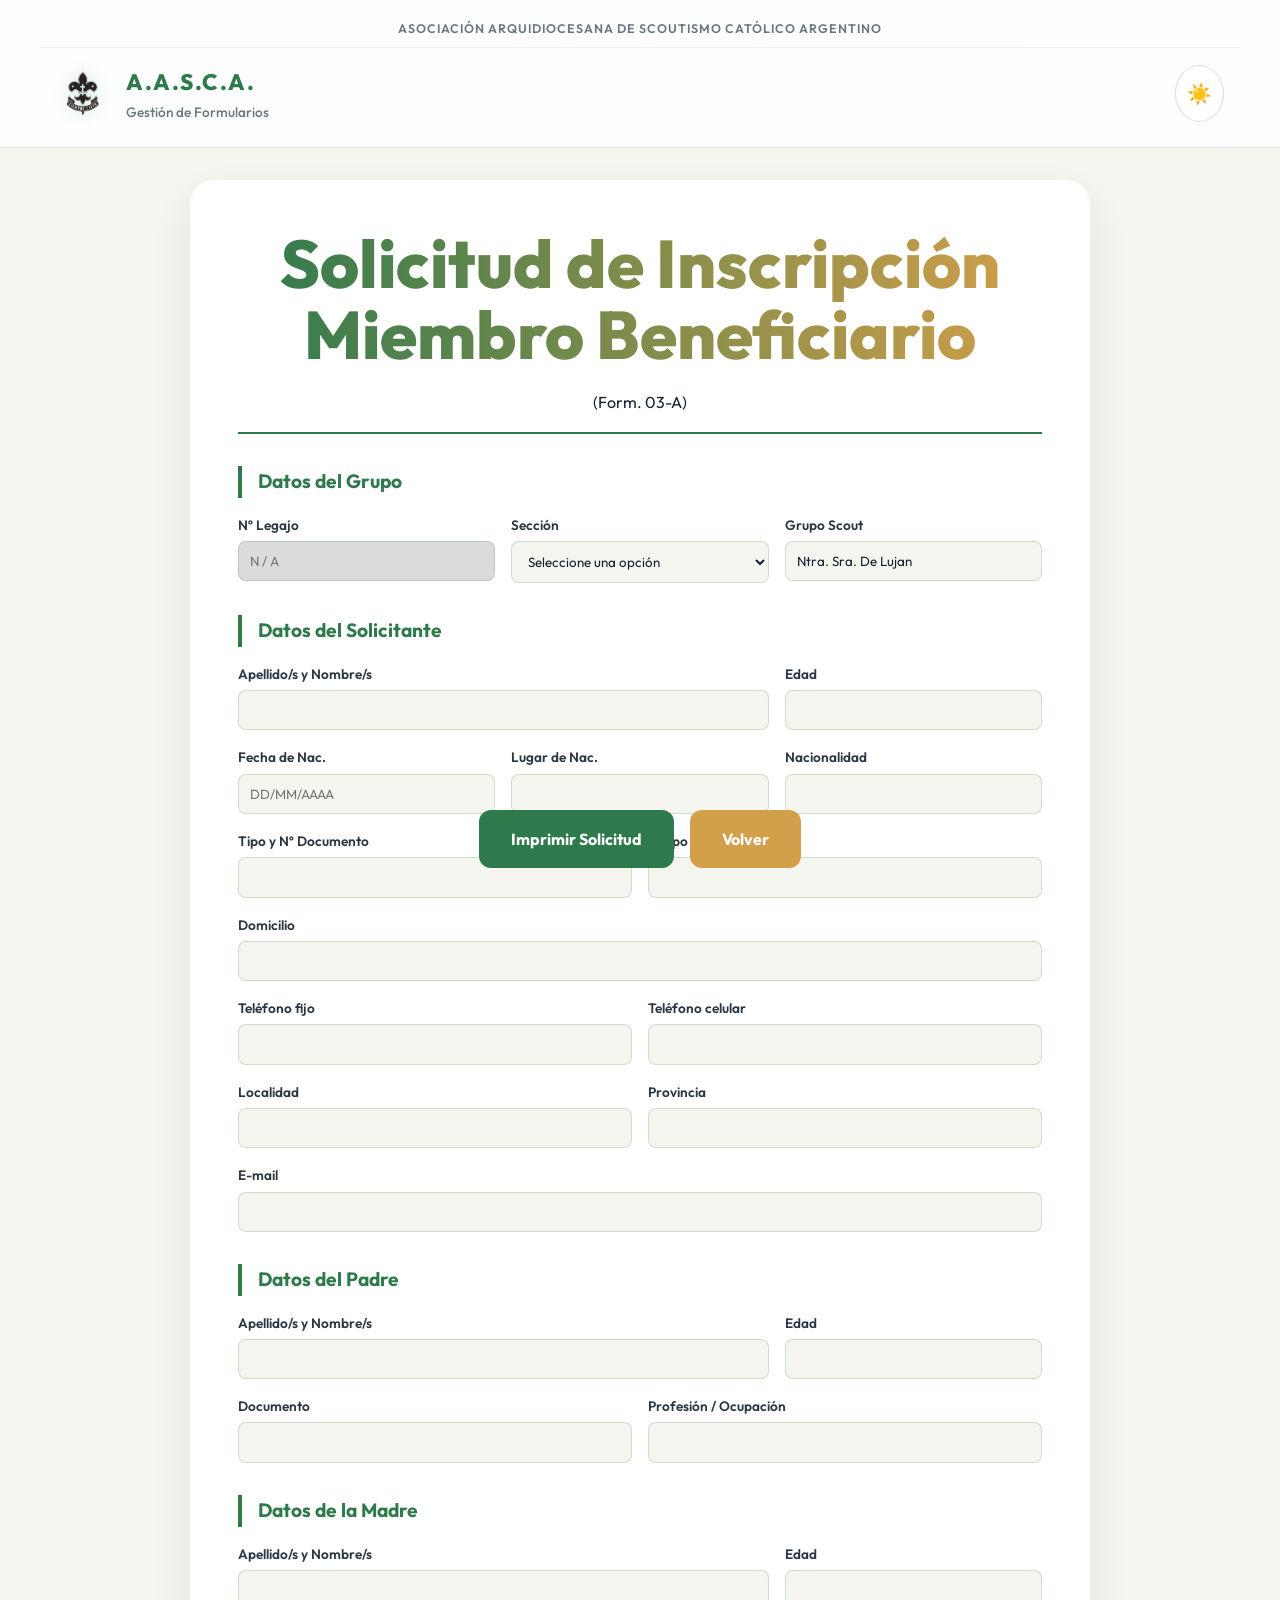
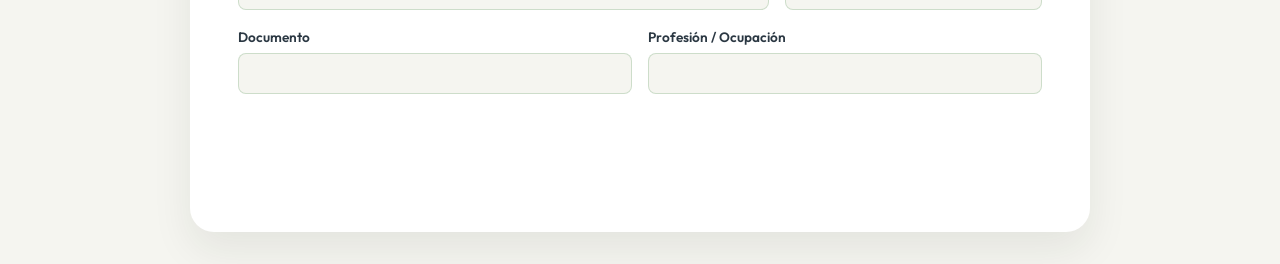
<file: pages/f-inscripcion.html>
<!DOCTYPE html>
<html lang="es">
<head>
    <meta charset="UTF-8">
    <meta name="viewport" content="width=device-width, initial-scale=1.0">
    <title>Solicitud de Inscripción (Form. 03-A) - AASCA</title>
    <link rel="stylesheet" href="../css/style.css">
    <link rel="preconnect" href="https://fonts.googleapis.com">
    <link rel="preconnect" href="https://fonts.gstatic.com" crossorigin>
    <link href="https://fonts.googleapis.com/css2?family=Outfit:wght@300;400;600;800&display=swap" rel="stylesheet">
    <script>
        (function() {
            const savedTheme = localStorage.getItem('theme') || (window.matchMedia('(prefers-color-scheme: dark)').matches ? 'dark' : 'light');
            document.documentElement.className = savedTheme + '-mode';
        })();
    </script>
    <style>
        .form-container { max-width: 900px; margin: 2rem auto; background: var(--card-bg); padding: 3rem; border-radius: 24px; box-shadow: var(--shadow); }
        .form-header { text-align: center; margin-bottom: 2rem; border-bottom: 2px solid var(--primary-color); padding-bottom: 1rem; }
        .form-section { margin-bottom: 2rem; }
        .section-title { font-size: 1.2rem; color: var(--primary-color); border-left: 4px solid var(--primary-color); padding-left: 1rem; margin-bottom: 1rem; font-weight: 700; }
        .input-group { display: grid; grid-template-columns: repeat(auto-fit, minmax(180px, 1fr)); gap: 1rem; margin-bottom: 1rem; }
        .field { display: flex; flex-direction: column; gap: 0.3rem; }
        label { font-size: 0.85rem; font-weight: 600; opacity: 0.9; }
        input, select, textarea { padding: 0.7rem; border-radius: 8px; border: 1px solid rgba(46, 125, 50, 0.2); background: var(--bg-color); color: var(--text-color); font-family: inherit; }
        .actions { position: sticky; bottom: 2rem; display: flex; justify-content: center; gap: 1rem; margin-top: 2rem; z-index: 100; }
        .btn-primary { background: var(--primary-color); color: white; padding: 1rem 2rem; border-radius: 12px; font-weight: 700; border: none; cursor: pointer; transition: 0.3s; }
        .btn-primary:hover { transform: translateY(-2px); filter: brightness(1.1); }

        /* Print Replica Styles */
        .print-only { display: none; }
        @media print {
            @page { size: A4; margin: 0; }
            .print-only { display: block !important; }
            .form-container, header, footer, .actions { display: none !important; }
            html, body { background: white; margin: 0; padding: 0; }
            .print-page { width: 210mm; height: 296mm; padding: 10mm 15mm; position: relative; box-sizing: border-box; background: white; page-break-after: always; font-size: 9pt; line-height: 1.2; }
            .p-header-top { display: flex; align-items: center; border-bottom: 1px solid #333; padding-bottom: 5pt; margin-bottom: 10pt; }
            .p-logo { font-size: 20pt; margin-right: 15pt; color: #ffd700; filter: drop-shadow(0 0 1pt #000); }
            .p-header-text { text-align: center; flex: 1; }
            .p-title { font-size: 14pt; font-weight: bold; text-align: center; margin: 10pt 0; }
            .p-row { margin: 6pt 0; display: flex; align-items: flex-end; }
            .p-label { font-weight: bold; margin-right: 5pt; }
            .p-val { border-bottom: 1px dotted black; flex: 1; padding: 0 5pt; min-height: 12pt; }
            .p-checkbox-row { display: flex; gap: 10pt; align-items: center; }
            .p-box { border: 1px solid black; width: 10pt; height: 10pt; display: inline-block; vertical-align: middle; }
            .p-instructions { font-size: 8pt; font-style: italic; text-align: center; margin-bottom: 10pt; }
            .p-legal { font-size: 8.5pt; text-align: justify; margin: 15pt 0; line-height: 1.4; border-top: 1px solid #ccc; padding-top: 10pt; }
            .p-signatures { display: grid; grid-template-columns: 1fr 1fr; gap: 40pt; margin-top: 30pt; text-align: center; }
            .p-sig-line { border-top: 1px dotted black; margin-bottom: 5pt; }
            .p-footer { position: absolute; bottom: 10mm; width: calc(100% - 30mm); font-size: 7pt; border-top: 1px solid #eee; padding-top: 5pt; }
        }
    </style>
</head>
<body class="light-mode">
    <header>
        <div class="header-top container"><span class="official-text">ASOCIACIÓN ARQUIDIOCESANA DE SCOUTISMO CATÓLICO ARGENTINO</span></div>
        <nav class="container">
            <div class="logo">
                <a href="../index.html" style="text-decoration: none; color: inherit; display: flex; align-items: center; gap: 1rem;">
                    <img src="../assets/flor.png" alt="Logo AASCA" class="logo-image">
                    <div class="logo-text"><span class="logo-main">A.A.S.C.A.</span><span class="logo-sub">Gestión de Formularios</span></div>
                </a>
            </div>
            <div class="nav-actions">
                <button id="theme-toggle" aria-label="Cambiar tema">
                    <span class="icon-sun">☀️</span>
                    <span class="icon-moon">🌙</span>
                </button>
            </div>
        </nav>
    </header>

    <main class="container">
        <div class="form-container">
            <div class="form-header">
                <h1>Solicitud de Inscripción Miembro Beneficiario</h1>
                <p>(Form. 03-A)</p>
            </div>

            <form id="enrollment-form">
                <section class="form-section">
                    <h2 class="section-title">Datos del Grupo</h2>
                    <div class="input-group">
                        <div class="field"><label>Nº Legajo</label><input style="background-color: #dbdbdb;" placeholder="N / A" type="text" name="legajo" disabled></div>
                        <div class="field"><label>Sección</label>
                        <select name="seccion">
                            <option value="" selected disabled>Seleccione una opción</option>
                            <option value="Menor">Menor</option>
                            <option value="Scout">Scout</option>
                            <option value="Raider">Raider</option>
                            <option value="Rover">Rover</option>
                        </select></div>
                        <div class="field"><label>Grupo Scout</label><input type="text" name="grupo-nombre" value="Ntra. Sra. De Lujan" disabled></div>
                    </div>
                </section>

                <section class="form-section">
                    <h2 class="section-title">Datos del Solicitante</h2>
                    <div class="input-group">
                        <div class="field" style="grid-column: span 2;"><label>Apellido/s y Nombre/s</label><input type="text" name="s-nombre"></div>
                        <div class="field"><label>Edad</label><input type="number" name="s-edad"></div>
                    </div>
                    <div class="input-group">
                        <div class="field"><label>Fecha de Nac.</label><input type="text" name="s-nac" placeholder="DD/MM/AAAA"></div>
                        <div class="field"><label>Lugar de Nac.</label><input type="text" name="s-lugar-nac"></div>
                        <div class="field"><label>Nacionalidad</label><input type="text" name="s-nacionalidad"></div>
                    </div>
                    <div class="input-group">
                        <div class="field"><label>Tipo y Nº Documento</label><input type="text" name="s-dni"></div>
                        <div class="field"><label>Grupo Sanguíneo</label><input type="text" name="s-sangre"></div>
                    </div>
                    <div class="input-group">
                        <div class="field" style="grid-column: span 2;"><label>Domicilio</label><input type="text" name="s-domicilio"></div>
                    </div>
                    <div class="input-group">
                        <div class="field"><label>Teléfono fijo</label><input type="text" name="s-tel-fijo"></div>
                        <div class="field"><label>Teléfono celular</label><input type="text" name="s-tel-cel"></div>
                    </div>
                    <div class="input-group">
                        <div class="field"><label>Localidad</label><input type="text" name="s-localidad"></div>
                        <div class="field"><label>Provincia</label><input type="text" name="s-provincia"></div>
                    </div>
                    <div class="input-group">
                        <div class="field" style="grid-column: span 3;"><label>E-mail</label><input type="email" name="s-email"></div>
                    </div>
                </section>

                <section class="form-section">
                    <h2 class="section-title">Datos del Padre</h2>
                    <div class="input-group">
                        <div class="field" style="grid-column: span 2;"><label>Apellido/s y Nombre/s</label><input type="text" name="p-nombre"></div>
                        <div class="field"><label>Edad</label><input type="number" name="p-edad"></div>
                    </div>
                    <div class="input-group">
                        <div class="field"><label>Documento</label><input type="text" name="p-dni"></div>
                        <div class="field"><label>Profesión / Ocupación</label><input type="text" name="p-profesion"></div>
                    </div>
                </section>

                <section class="form-section">
                    <h2 class="section-title">Datos de la Madre</h2>
                    <div class="input-group">
                        <div class="field" style="grid-column: span 2;"><label>Apellido/s y Nombre/s</label><input type="text" name="m-nombre"></div>
                        <div class="field"><label>Edad</label><input type="number" name="m-edad"></div>
                    </div>
                    <div class="input-group">
                        <div class="field"><label>Documento</label><input type="text" name="m-dni"></div>
                        <div class="field"><label>Profesión / Ocupación</label><input type="text" name="m-profesion"></div>
                    </div>
                </section>

                <div class="actions">
                    <button type="button" class="btn-primary" onclick="prepareAndPrint()">Imprimir Solicitud</button>
                    <button type="button" class="btn-primary" style="background: var(--accent-color);" onclick="window.location.href='../index.html'">Volver</button>
                </div>
            </form>
        </div>

        <div id="print-layout" class="print-only">
            <!-- PAGE 1 -->
            <div class="print-page">
                <div class="p-header-top">
                    <div class="p-logo"></div>
                    <div class="p-header-text">
                        <strong>ASOCIACIÓN ARQUIDIOCESANA DE SCOUTISMO CATÓLICO ARGENTINO - A.A.S.C.A.</strong><br>
                        <span style="font-size: 7pt;">Fundada por Decreto Canónico Nº 63/96 - Sta Fe de la Vera Cruz</span>
                    </div>
                </div>
                <div class="p-title">SOLICITUD DE INSCRIPCIÓN MIEMBRO BENEFICIARIO (Form. 03-A)</div>
                <p class="p-instructions">Completar con letra imprenta clara</p>
                
                <div style="text-align: right; margin-bottom: 20pt;">
                    Nº Legajo: <span class="p-val" id="pr-legajo" style="min-width: 150px; display: inline-block;"></span><br>
                    Sección: <span class="p-val" id="pr-seccion" style="min-width: 150px; display: inline-block;"></span>
                </div>

                <div class="p-row"><span class="p-label">Al Consejo de Grupo, Grupo Scout:</span> <span class="p-val" id="pr-grupo-nombre"></span></div>
                <p style="text-align: center; font-style: italic; margin: 15pt 0; font-size: 8pt;">POR MEDIO DE LA PRESENTE DESEO PERTENECER A ESE GRUPO Y ME COMPROMETO A CUMPLIR CON LOS REGLAMENTOS.</p>

                <div class="p-section-header"><strong>. Datos del Solicitante:</strong></div>
                <div class="p-row">Apellido/s y Nombre/s: <span class="p-val" id="pr-s-nombre"></span> Edad: <span class="p-val" id="pr-s-edad" style="flex: 0 0 50px;"></span></div>
                <div class="p-row">Fecha de Nac.: <span class="p-val" id="pr-s-nac"></span> Lugar de Nac.: <span class="p-val" id="pr-s-lugar-nac"></span> Nacionalidad: <span class="p-val" id="pr-s-nacionalidad"></span></div>
                <div class="p-row">Tipo Documento: <span class="p-val" id="pr-s-dni"></span> Grupo Sanguíneo: <span class="p-val" id="pr-s-sangre"></span></div>
                <div class="p-row">Domicilio: <span class="p-val" id="pr-s-domicilio"></span></div>
                <div class="p-row">Teléfono fijo: <span class="p-val" id="pr-s-tel-fijo"></span> Teléfono celular: <span class="p-val" id="pr-s-tel-cel"></span></div>
                <div class="p-row">Localidad: <span class="p-val" id="pr-s-localidad"></span> Provincia: <span class="p-val" id="pr-s-provincia"></span></div>
                <div class="p-row">E-mail: <span class="p-val" id="pr-s-email"></span></div>

                <div class="p-section-header" style="margin-top: 15pt;"><strong>. Datos del Padre:</strong></div>
                <div class="p-row">Apellido/s y Nombre/s: <span class="p-val" id="pr-p-nombre"></span> Edad: <span class="p-val" id="pr-p-edad" style="flex: 0 0 50px;"></span></div>
                <div class="p-row">DNI: <span class="p-val" id="pr-p-dni"></span> Profesión/Ocupación: <span class="p-val" id="pr-p-profesion"></span></div>

                <div class="p-section-header" style="margin-top: 15pt;"><strong>. Datos de la Madre:</strong></div>
                <div class="p-row">Apellido/s y Nombre/s: <span class="p-val" id="pr-m-nombre"></span> Edad: <span class="p-val" id="pr-m-edad" style="flex: 0 0 50px;"></span></div>
                <div class="p-row">DNI: <span class="p-val" id="pr-m-dni"></span> Profesión/Ocupación: <span class="p-val" id="pr-m-profesion"></span></div>
                <div class="p-row">Observaciones: <span class="p-val" style="height: 100px;"></span></div>
                <div class="p-row"><span class="p-val" style="height: 10px;"></span></div>
                <div class="p-row"><span class="p-val" style="height: 10px;"></span></div>
                <div class="p-row"><span class="p-val" style="height: 10px;"></span></div>
                <div class="p-row"><span class="p-val" style="height: 10px;"></span></div>
                <div class="p-row"><span class="p-val" style="height: 10px;"></span></div>
                <div class="p-row"><span class="p-val" style="height: 10px;"></span></div>
                <div class="p-row"><span class="p-val" style="height: 10px;"></span></div>
                <div class="p-row"><span class="p-val" style="height: 10px;"></span></div>
                <div class="p-row"><span class="p-val" style="height: 10px;"></span></div>
                <div class="p-row"><span class="p-val" style="height: 10px;"></span></div>
                <div class="p-row"><span class="p-val" style="height: 10px;"></span></div>
                <div class="p-footer">FORMULARIO 03 – SOLICITUD DE INSCRIPCIÓN – VERSIÓN 2022 <span style="float: right;">Pág. 1 de 2</span></div>
            </div>

            <div class="print-page">
                <div class="p-header-top">
                    <div class="p-logo"></div>
                    <div class="p-header-text">
                        <strong>ASOCIACIÓN ARQUIDIOCESANA DE SCOUTISMO CATÓLICO ARGENTINO - A.A.S.C.A.</strong><br>
                        <span style="font-size: 7pt;">Fundada por Decreto Canónico Nº 63/96 - Sta Fe de la Vera Cruz</span>
                    </div>
                </div>
                
                
                <div class="p-legal">
                    <p style="text-align: center; font-weight: bold;">A LOS PADRES:</p>
                    <p>El SCOUTISMO es un método educativo que quiere formar jóvenes de carácter,
fieles a sus compromisos, llenos de iniciativa, que no tengan miedo a las responsabilidades y
sacrificios, siempre listos para servir a los demás, buenos cristianos y buenos ciudadanos.
Pero el SCOUTISMO solo podrá alcanzar estas finalidades si cuenta con el

decidido apoyo de los Padres.

Los padres han de secundar, como primeros interesados de la obra de formación
que desarrolla el SCOUTISMO a favor de sus hijos manteniéndose en relación frecuente y
directa con los dirigentes del Grupo animando a sus hijos Scouts a cumplir sus deberes, con el
espíritu y la letra de la Promesa y de la Ley Scout, evitando poner en ridículo el Uniforme Scout
o restar importancia a sus empeños, facilitándoles las asistencias a reuniones, concediéndoles
los permisos para practicar y participar de las EXCURSIONES Y CAMPAMENTOS, sin los cuales
no es posible llevar a cabo la formación scout.</p>
                    <p style="margin-top: 20pt;">TENIENDO CONOCIMIENTO DE LOS REGLAMENTOS Y DE LAS FINALIDADES DE LA
ASOCIACIÓN ARQUIDIOCESANA DE SCOUTISMO CATÓLICO ARGENTINO (A.A.S.C.A.),
AUTORIZAMOS A NUESTRO HIJO/A ________________________________________________ SOLICITAR SU ADMISIÓN EN EL GRUPO SCOUT ________________________________________________. Y A QUE PARTICIPE DE LAS ACTIVIDADES SCOUTS DESARROLLADAS POR ESE GRUPO Y
ASOCIACIÓN. CUIDANDO QUE ASISTA REGULARMENTE A LAS ACTIVIDADES Y A QUE SEA FIEL A
SUS OBLIGACIONES.</p>
                </div>

                <div style="text-align: right; margin-top: 30pt;">Fecha: ____ / ____ / ________</div>

                <div class="p-signatures">
                    <div><div class="p-sig-line"></div>Firma de Madre / Padre / Tutor</div>
                    <div><div class="p-sig-line"></div>Firma del Jefe de Grupo</div>
                </div>
                <div class="p-footer">FORMULARIO 03 – SOLICITUD DE INSCRIPCIÓN – VERSIÓN 2022 <span style="float: right;">Pág. 2 de 2</span></div>
            </div>
        </div>
    </main>

    <script>
        function prepareAndPrint() {
            const form = document.getElementById('enrollment-form');
            const printLayout = document.getElementById('print-layout');
            // Map form values to print layout
            const fields = [
                'legajo', 'seccion', 'grupo-nombre', 's-nombre', 's-edad', 's-nac', 's-lugar-nac', 's-nacionalidad',
                's-dni', 's-sangre', 's-domicilio', 's-tel-fijo', 's-tel-cel', 's-localidad', 's-provincia',
                's-email', 'p-nombre', 'p-edad', 'p-dni', 'p-profesion',
                'm-nombre', 'm-edad', 'm-dni', 'm-profesion'
            ];
            fields.forEach(field => {
                const input = form.querySelector(`[name="${field}"]`);
                const printField = document.getElementById(`pr-${field}`);
                if (input && printField) {
                    printField.textContent = input.value || ' ';
                }
            });
            window.print();
        }
    </script>
    <script src="../js/script.js"></script>
</body>
</html>
</file>
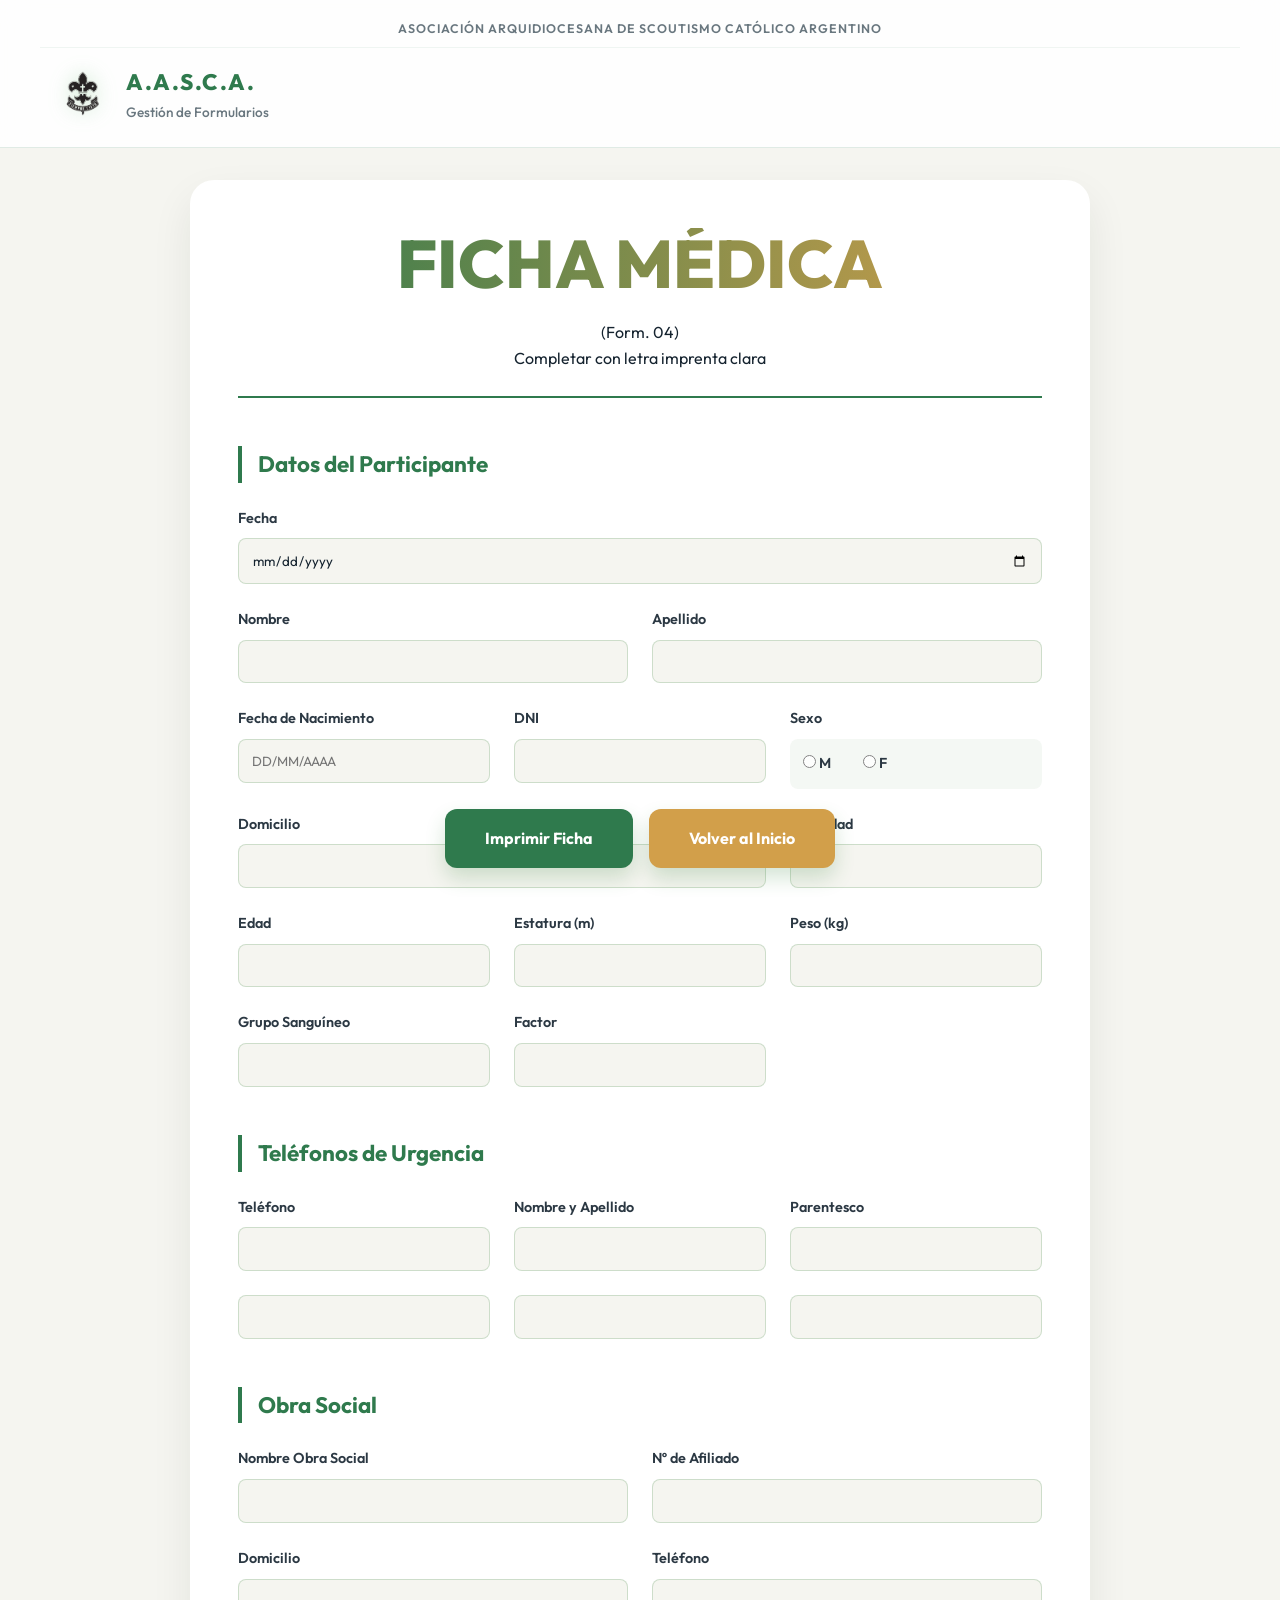
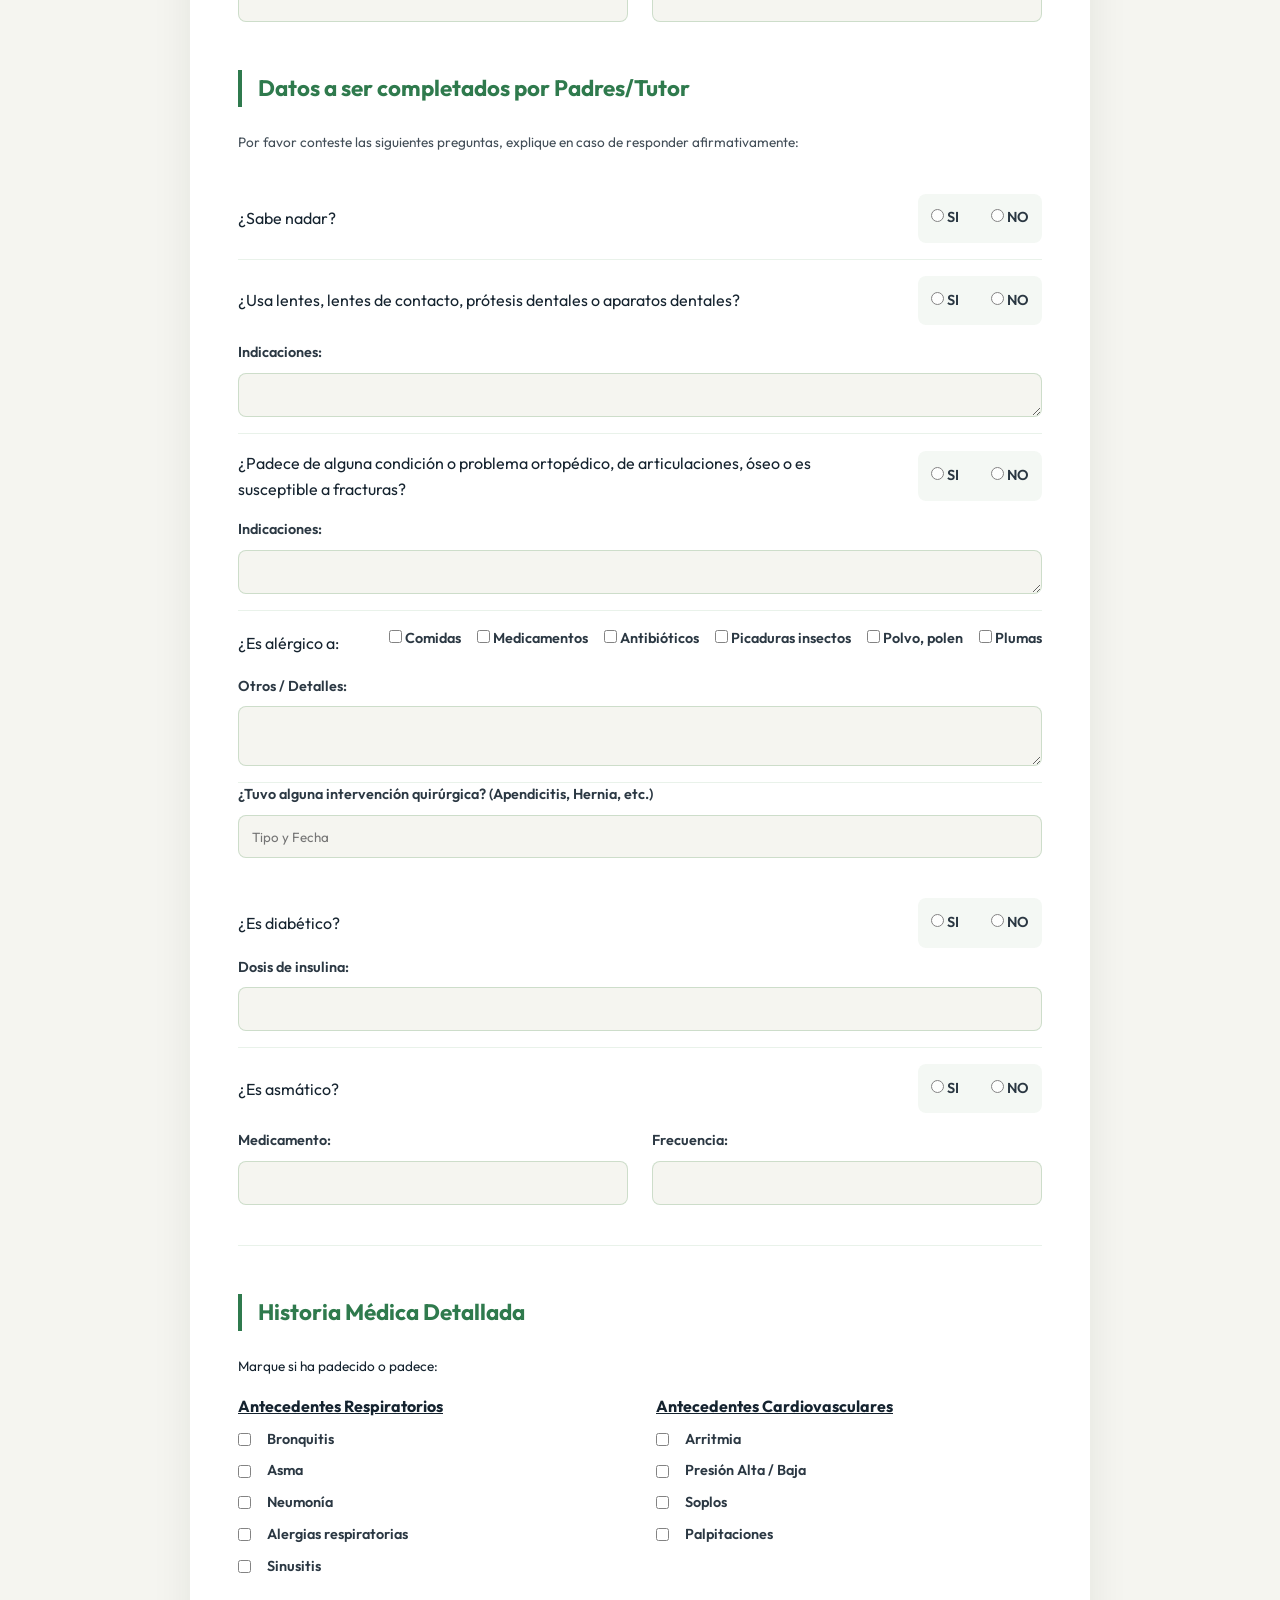
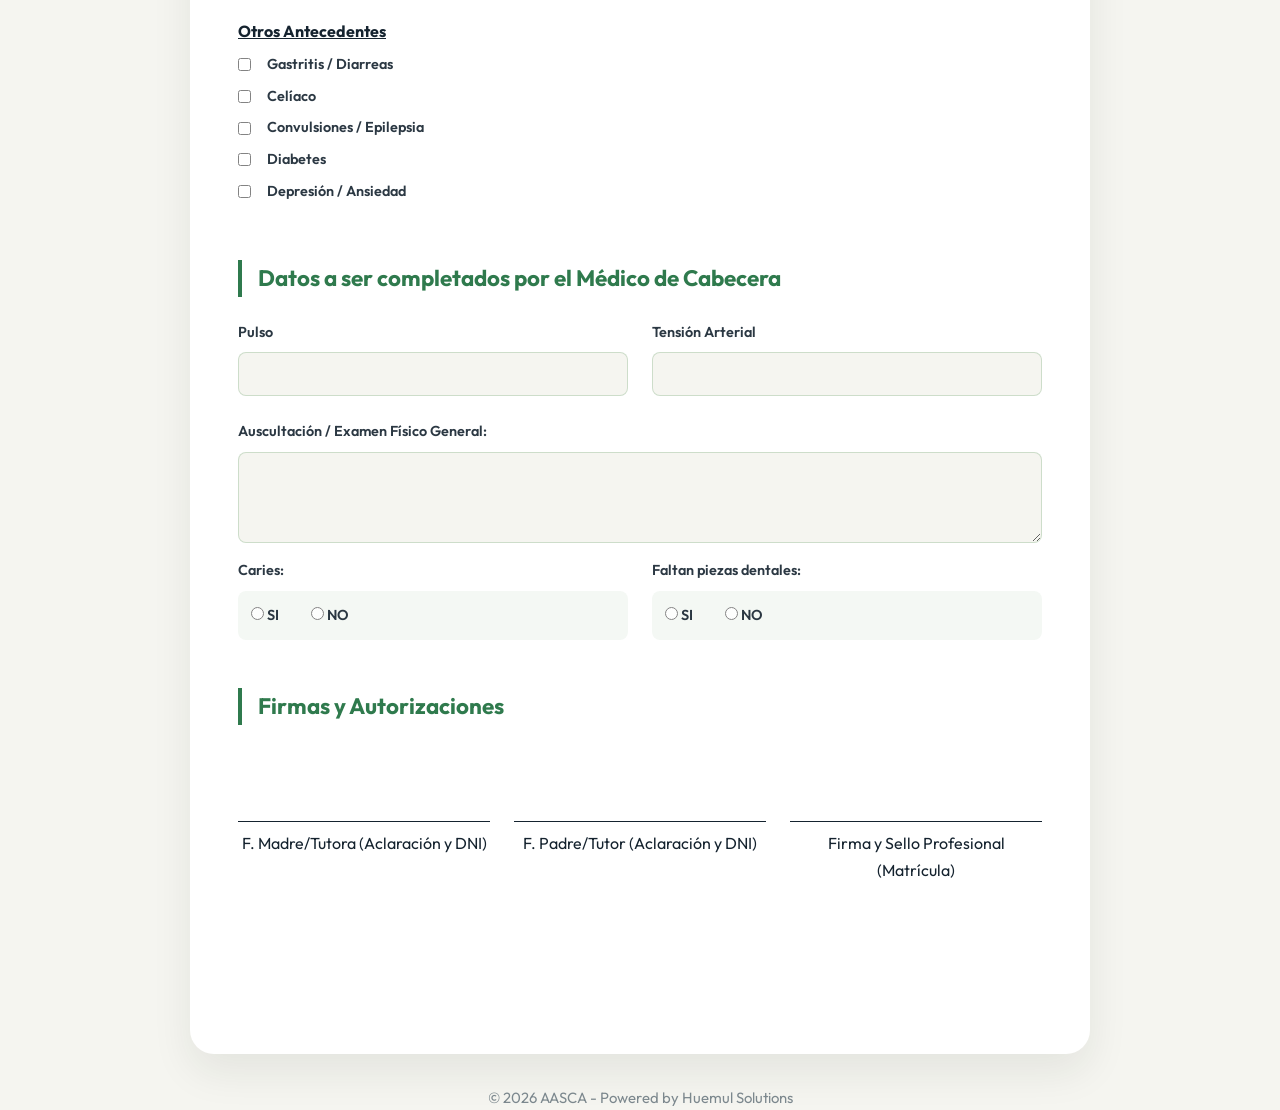
<file: pages/ficha-medica.html>
<!DOCTYPE html>
<html lang="es">
<head>
    <meta charset="UTF-8">
    <meta name="viewport" content="width=device-width, initial-scale=1.0">
    <title>Ficha Médica (Form. 04) - AASCA</title>
    <link rel="stylesheet" href="../css/style.css">
    <link rel="preconnect" href="https://fonts.googleapis.com">
    <link rel="preconnect" href="https://fonts.gstatic.com" crossorigin>
    <link href="https://fonts.googleapis.com/css2?family=Outfit:wght@300;400;600;800&display=swap" rel="stylesheet">
    <style>
        /* Form specific styles */
        .form-container {
            max-width: 900px;
            margin: 2rem auto;
            background: var(--card-bg);
            padding: 3rem;
            border-radius: 24px;
            box-shadow: var(--shadow);
        }

        .form-header {
            text-align: center;
            margin-bottom: 3rem;
            border-bottom: 2px solid var(--primary-color);
            padding-bottom: 1.5rem;
        }

        .form-section {
            margin-bottom: 3rem;
        }

        .section-title {
            font-size: 1.4rem;
            color: var(--primary-color);
            border-left: 4px solid var(--primary-color);
            padding-left: 1rem;
            margin-bottom: 1.5rem;
            font-weight: 700;
        }

        .input-group {
            display: grid;
            grid-template-columns: repeat(auto-fit, minmax(200px, 1fr));
            gap: 1.5rem;
            margin-bottom: 1.5rem;
        }

        .field {
            display: flex;
            flex-direction: column;
            gap: 0.5rem;
        }

        label {
            font-size: 0.9rem;
            font-weight: 600;
            opacity: 0.9;
        }

        input[type="text"],
        input[type="date"],
        input[type="number"],
        input[type="tel"],
        select,
        textarea {
            padding: 0.8rem;
            border-radius: 8px;
            border: 1px solid rgba(46, 125, 50, 0.2);
            background: var(--bg-color);
            color: var(--text-color);
            font-family: inherit;
            transition: var(--transition);
        }

        input:focus {
            outline: none;
            border-color: var(--primary-color);
            box-shadow: 0 0 0 3px rgba(46, 125, 50, 0.1);
        }

        .checkbox-group {
            display: flex;
            align-items: center;
            gap: 1rem;
            margin-bottom: 0.5rem;
        }

        .yes-no-group {
            display: flex;
            align-items: center;
            gap: 2rem;
            background: rgba(46, 125, 50, 0.05);
            padding: 0.8rem;
            border-radius: 8px;
        }

        .question-row {
            display: flex;
            justify-content: space-between;
            align-items: center;
            padding: 1rem 0;
            border-bottom: 1px solid rgba(46, 125, 50, 0.1);
        }

        .question-text {
            flex: 1;
            padding-right: 2rem;
        }

        .actions {
            position: sticky;
            bottom: 2rem;
            display: flex;
            justify-content: center;
            gap: 1rem;
            margin-top: 4rem;
            z-index: 100;
        }

        .btn-primary {
            background: var(--primary-color);
            color: white;
            padding: 1rem 2.5rem;
            border-radius: 12px;
            font-weight: 700;
            border: none;
            cursor: pointer;
            box-shadow: 0 10px 20px rgba(46, 125, 50, 0.2);
            transition: var(--transition);
        }

        .btn-primary:hover {
            transform: translateY(-3px);
            background: var(--primary-light);
        }

        /* Print Utilities */
        @media print {
            .actions, header, footer { display: none !important; }
            body { background: white !important; color: black !important; }
            .form-container { 
                box-shadow: none !important; 
                margin: 0 !important; 
                padding: 0 !important;
                max-width: 100% !important;
            }
            .form-header { border-bottom: 1px solid black; }
            input, textarea { border: none; border-bottom: 1px dotted black; }
            .section-title { color: black; border-left: 1px solid black; }
            .page-break { page-break-before: always; }
        }
    </style>
</head>
<body class="light-mode">
    <header>
        <div class="header-top container">
            <span class="official-text">ASOCIACIÓN ARQUIDIOCESANA DE SCOUTISMO CATÓLICO ARGENTINO</span>
        </div>
        <nav class="container">
            <div class="logo">
                <a href="../index.html" style="text-decoration: none; color: inherit; display: flex; align-items: center; gap: 1rem;">
                    <img src="../assets/flor.png" alt="Logo AASCA" class="logo-image">
                    <div class="logo-text">
                        <span class="logo-main">A.A.S.C.A.</span>
                        <span class="logo-sub">Gestión de Formularios</span>
                    </div>
                </a>
            </div>
        </nav>
    </header>

    <main class="container">
        <div class="form-container">
            <div class="form-header">
                <h1>FICHA MÉDICA</h1>
                <p>(Form. 04)</p>
                <p>Completar con letra imprenta clara</p>
            </div>

            <form id="medical-form">
                <!-- Datos Personales -->
                <section class="form-section">
                    <h2 class="section-title">Datos del Participante</h2>
                    <div class="input-group">
                        <div class="field">
                            <label for="fecha">Fecha</label>
                            <input type="date" id="fecha" name="fecha">
                        </div>
                    </div>
                    <div class="input-group">
                        <div class="field">
                            <label for="nombre">Nombre</label>
                            <input type="text" id="nombre" name="nombre">
                        </div>
                        <div class="field">
                            <label for="apellido">Apellido</label>
                            <input type="text" id="apellido" name="apellido">
                        </div>
                    </div>
                    <div class="input-group">
                        <div class="field">
                            <label for="nacimiento">Fecha de Nacimiento</label>
                            <input type="text" id="nacimiento" name="nacimiento" placeholder="DD/MM/AAAA">
                        </div>
                        <div class="field">
                            <label for="dni">DNI</label>
                            <input type="text" id="dni" name="dni">
                        </div>
                        <div class="field">
                            <label>Sexo</label>
                            <div class="yes-no-group">
                                <label><input type="radio" name="sexo" value="M"> M</label>
                                <label><input type="radio" name="sexo" value="F"> F</label>
                            </div>
                        </div>
                    </div>
                    <div class="input-group">
                        <div class="field" style="grid-column: span 2;">
                            <label for="domicilio">Domicilio</label>
                            <input type="text" id="domicilio" name="domicilio">
                        </div>
                        <div class="field">
                            <label for="localidad">Localidad</label>
                            <input type="text" id="localidad" name="localidad">
                        </div>
                    </div>
                    <div class="input-group">
                        <div class="field">
                            <label for="edad">Edad</label>
                            <input type="number" id="edad" name="edad">
                        </div>
                        <div class="field">
                            <label for="estatura">Estatura (m)</label>
                            <input type="text" id="estatura" name="estatura">
                        </div>
                        <div class="field">
                            <label for="peso">Peso (kg)</label>
                            <input type="text" id="peso" name="peso">
                        </div>
                        <div class="field">
                            <label for="grupo-sangre">Grupo Sanguíneo</label>
                            <input type="text" id="grupo-sangre" name="grupo-sangre">
                        </div>
                        <div class="field">
                            <label for="factor">Factor</label>
                            <input type="text" id="factor" name="factor">
                        </div>
                    </div>
                </section>

                <!-- Emergencias -->
                <section class="form-section">
                    <h2 class="section-title">Teléfonos de Urgencia</h2>
                    <div id="emergency-contacts">
                        <div class="input-group">
                            <div class="field">
                                <label>Teléfono</label>
                                <input type="tel" name="emergency-phone[]">
                            </div>
                            <div class="field">
                                <label>Nombre y Apellido</label>
                                <input type="text" name="emergency-name[]">
                            </div>
                            <div class="field">
                                <label>Parentesco</label>
                                <input type="text" name="emergency-relation[]">
                            </div>
                        </div>
                        <div class="input-group">
                            <div class="field">
                                <input type="tel" name="emergency-phone[]">
                            </div>
                            <div class="field">
                                <input type="text" name="emergency-name[]">
                            </div>
                            <div class="field">
                                <input type="text" name="emergency-relation[]">
                            </div>
                        </div>
                    </div>
                </section>

                <!-- Obra Social -->
                <section class="form-section">
                    <h2 class="section-title">Obra Social</h2>
                    <div class="input-group">
                        <div class="field">
                            <label for="obra-social">Nombre Obra Social</label>
                            <input type="text" id="obra-social" name="obra-social">
                        </div>
                        <div class="field">
                            <label for="afiliado">Nº de Afiliado</label>
                            <input type="text" id="afiliado" name="afiliado">
                        </div>
                    </div>
                    <div class="input-group">
                        <div class="field">
                            <label for="os-domicilio">Domicilio</label>
                            <input type="text" id="os-domicilio" name="os-domicilio">
                        </div>
                        <div class="field">
                            <label for="os-telefono">Teléfono</label>
                            <input type="tel" id="os-telefono" name="os-telefono">
                        </div>
                    </div>
                </section>

                <!-- Cuestionario Padres -->
                <section class="form-section page-break">
                    <h2 class="section-title">Datos a ser completados por Padres/Tutor</h2>
                    <p style="font-size: 0.85rem; margin-bottom: 1.5rem; opacity: 0.8;">Por favor conteste las siguientes preguntas, explique en caso de responder afirmativamente:</p>
                    
                    <div class="question-row">
                        <span class="question-text">¿Sabe nadar?</span>
                        <div class="yes-no-group">
                            <label><input type="radio" name="nada" value="SI"> SI</label>
                            <label><input type="radio" name="nada" value="NO"> NO</label>
                        </div>
                    </div>

                    <div class="question-row">
                        <div class="field" style="width: 100%;">
                            <div style="display: flex; justify-content: space-between; align-items: center;">
                                <span class="question-text">¿Usa lentes, lentes de contacto, prótesis dentales o aparatos dentales?</span>
                                <div class="yes-no-group">
                                    <label><input type="radio" name="lentes" value="SI"> SI</label>
                                    <label><input type="radio" name="lentes" value="NO"> NO</label>
                                </div>
                            </div>
                            <label style="margin-top: 0.5rem;">Indicaciones:</label>
                            <textarea name="lentes-indicaciones" rows="1"></textarea>
                        </div>
                    </div>

                    <div class="question-row">
                        <div class="field" style="width: 100%;">
                            <div style="display: flex; justify-content: space-between; align-items: center;">
                                <span class="question-text">¿Padece de alguna condición o problema ortopédico, de articulaciones, óseo o es susceptible a fracturas?</span>
                                <div class="yes-no-group">
                                    <label><input type="radio" name="ortopedico" value="SI"> SI</label>
                                    <label><input type="radio" name="ortopedico" value="NO"> NO</label>
                                </div>
                            </div>
                            <label style="margin-top: 0.5rem;">Indicaciones:</label>
                            <textarea name="ortopedico-indicaciones" rows="1"></textarea>
                        </div>
                    </div>

                    <!-- Repetir para más preguntas del formulario... -->
                    
                    <div class="question-row">
                        <div class="field" style="width: 100%;">
                            <div style="display: flex; justify-content: space-between; align-items: center;">
                                <span class="question-text">¿Es alérgico a:</span>
                                <div class="checkbox-group" style="flex-wrap: wrap; justify-content: flex-end;">
                                    <label><input type="checkbox" name="al-comidas"> Comidas</label>
                                    <label><input type="checkbox" name="al-medicamentos"> Medicamentos</label>
                                    <label><input type="checkbox" name="al-antibioticos"> Antibióticos</label>
                                    <label><input type="checkbox" name="al-insectos"> Picaduras insectos</label>
                                    <label><input type="checkbox" name="al-polvo"> Polvo, polen</label>
                                    <label><input type="checkbox" name="al-plumas"> Plumas</label>
                                </div>
                            </div>
                            <label style="margin-top: 0.5rem;">Otros / Detalles:</label>
                            <textarea name="alergias-detalles" rows="2"></textarea>
                        </div>
                    </div>

                    <div class="input-group">
                        <div class="field">
                            <label>¿Tuvo alguna intervención quirúrgica? (Apendicitis, Hernia, etc.)</label>
                            <input type="text" name="intervencion-quiro" placeholder="Tipo y Fecha">
                        </div>
                    </div>

                    <div class="question-row">
                        <div class="field" style="width: 100%;">
                            <div style="display: flex; justify-content: space-between; align-items: center;">
                                <span class="question-text">¿Es diabético?</span>
                                <div class="yes-no-group">
                                    <label><input type="radio" name="diabetico" value="SI"> SI</label>
                                    <label><input type="radio" name="diabetico" value="NO"> NO</label>
                                </div>
                            </div>
                            <label>Dosis de insulina:</label>
                            <input type="text" name="insulina">
                        </div>
                    </div>

                    <div class="question-row">
                        <div class="field" style="width: 100%;">
                            <div style="display: flex; justify-content: space-between; align-items: center;">
                                <span class="question-text">¿Es asmático?</span>
                                <div class="yes-no-group">
                                    <label><input type="radio" name="asmatico" value="SI"> SI</label>
                                    <label><input type="radio" name="asmatico" value="NO"> NO</label>
                                </div>
                            </div>
                            <div class="input-group" style="margin-top: 0.5rem;">
                                <div class="field"><label>Medicamento:</label><input type="text" name="asma-med"></div>
                                <div class="field"><label>Frecuencia:</label><input type="text" name="asma-freq"></div>
                            </div>
                        </div>
                    </div>
                </section>

                <!-- Historia de Enfermedades -->
                <section class="form-section page-break">
                    <h2 class="section-title">Historia Médica Detallada</h2>
                    <p style="font-size: 0.85rem; margin-bottom: 1rem;">Marque si ha padecido o padece:</p>
                    
                    <div style="display: grid; grid-template-columns: repeat(auto-fit, minmax(280px, 1fr)); gap: 2rem;">
                        <div class="condition-list">
                            <h4 style="margin-bottom: 0.5rem; text-decoration: underline;">Antecedentes Respiratorios</h4>
                            <label class="checkbox-group"><input type="checkbox"> Bronquitis</label>
                            <label class="checkbox-group"><input type="checkbox"> Asma</label>
                            <label class="checkbox-group"><input type="checkbox"> Neumonía</label>
                            <label class="checkbox-group"><input type="checkbox"> Alergias respiratorias</label>
                            <label class="checkbox-group"><input type="checkbox"> Sinusitis</label>
                        </div>
                        <div class="condition-list">
                            <h4 style="margin-bottom: 0.5rem; text-decoration: underline;">Antecedentes Cardiovasculares</h4>
                            <label class="checkbox-group"><input type="checkbox"> Arritmia</label>
                            <label class="checkbox-group"><input type="checkbox"> Presión Alta / Baja</label>
                            <label class="checkbox-group"><input type="checkbox"> Soplos</label>
                            <label class="checkbox-group"><input type="checkbox"> Palpitaciones</label>
                        </div>
                        <div class="condition-list">
                            <h4 style="margin-bottom: 0.5rem; text-decoration: underline;">Otros Antecedentes</h4>
                            <label class="checkbox-group"><input type="checkbox"> Gastritis / Diarreas</label>
                            <label class="checkbox-group"><input type="checkbox"> Celíaco</label>
                            <label class="checkbox-group"><input type="checkbox"> Convulsiones / Epilepsia</label>
                            <label class="checkbox-group"><input type="checkbox"> Diabetes</label>
                            <label class="checkbox-group"><input type="checkbox"> Depresión / Ansiedad</label>
                        </div>
                    </div>
                </section>

                <!-- Datos Médicos (Profesional) -->
                <section class="form-section page-break">
                    <h2 class="section-title">Datos a ser completados por el Médico de Cabecera</h2>
                    <div class="input-group">
                        <div class="field"><label>Pulso</label><input type="text" name="pulso"></div>
                        <div class="field"><label>Tensión Arterial</label><input type="text" name="tension"></div>
                    </div>
                    <div class="field">
                        <label>Auscultación / Examen Físico General:</label>
                        <textarea name="examen-fisico" rows="4"></textarea>
                    </div>
                    <div class="input-group" style="margin-top: 1rem;">
                        <div class="field">
                            <label>Caries:</label>
                            <div class="yes-no-group">
                                <label><input type="radio" name="caries" value="SI"> SI</label>
                                <label><input type="radio" name="caries" value="NO"> NO</label>
                            </div>
                        </div>
                        <div class="field">
                            <label>Faltan piezas dentales:</label>
                            <div class="yes-no-group">
                                <label><input type="radio" name="faltan-dientes" value="SI"> SI</label>
                                <label><input type="radio" name="faltan-dientes" value="NO"> NO</label>
                            </div>
                        </div>
                    </div>
                </section>

                <!-- Firmas -->
                <section class="form-section page-break">
                    <h2 class="section-title">Firmas y Autorizaciones</h2>
                    <div class="input-group" style="margin-top: 4rem; text-align: center;">
                        <div class="field">
                            <div style="border-top: 1px solid var(--text-color); padding-top: 0.5rem; margin-top: 2rem;">
                                F. Madre/Tutora (Aclaración y DNI)
                            </div>
                        </div>
                        <div class="field">
                            <div style="border-top: 1px solid var(--text-color); padding-top: 0.5rem; margin-top: 2rem;">
                                F. Padre/Tutor (Aclaración y DNI)
                            </div>
                        </div>
                        <div class="field">
                            <div style="border-top: 1px solid var(--text-color); padding-top: 0.5rem; margin-top: 2rem;">
                                Firma y Sello Profesional (Matrícula)
                            </div>
                        </div>
                    </div>
                </section>

                <div class="actions">
                    <button type="button" class="btn-primary" onclick="prepareAndPrint()">Imprimir Ficha</button>
                    <button type="button" class="btn-primary" style="background: var(--accent-color);" onclick="window.location.href='../index.html'">Volver al Inicio</button>
                </div>
            </form>
        </div>

        <!-- PRINT ONLY LAYOUT (Matches original scanned document) -->
        <div id="print-layout" class="print-only">
            <!-- PAGE 1 -->
            <div class="print-page">
                <div class="p-header">
                    <div class="p-header-top">
                        <div class="p-logo" style="color: #ffd700; filter: drop-shadow(0 0 1pt #000);"></div>
                        <div class="p-header-text">
                            <strong>ASOCIACIÓN ARQUIDIOCESANA DE SCOUTISMO CATÓLICO ARGENTINO</strong><br>
                            <span class="p-header-heavy">A. A. S. C. A.</span><br>
                            <span class="p-header-small">Fundada por Decreto Canónico Nº 63/96 del 30/XI/96 - Arquidiócesis de Santa Fe de la Vera Cruz</span>
                        </div>
                    </div>
                </div>


                <div class="p-title-section">
                    <div style="display: flex; justify-content: space-between; align-items: flex-end;">
                        <h2 class="p-form-title">FICHA MÉDICA</h2>
                        <h2 class="p-form-id">(Form. 04)</h2>
                    </div>
                    <p class="p-subtitle">Completar con letra imprenta clara</p>
                    <div class="p-date-row">
                        Fecha: <span id="p-fecha">____ / ____ / ________</span>
                    </div>
                </div>

                <p class="p-disclaimer">
                    La Ficha Médica que usted se dispone a llenar y que acompañará a su hijo/paciente durante acantonamientos, campamentos o salidas, contempla una serie de datos y antecedentes que orientarán eficazmente al médico actuante en caso de necesidad. La veracidad y amplitud con que usted responda al cuestionario que sigue, hará más rápido y efectivo el diagnóstico y posterior tratamiento de cualquier dolencia que se manifieste en las actividades diarias y campamentos.
                </p>

                <div class="p-personal-data">
                    <div class="p-row">
                        Nombre: <span class="p-val" id="p-nombre" style="width: 250px;"></span>
                        Apellido: <span class="p-val" id="p-apellido" style="width: 250px;"></span>
                    </div>
                    <div class="p-row">
                        Fecha de Nacimiento: <span class="p-val" id="p-nacimiento" style="width: 150px;"></span>
                        DNI: <span class="p-val" id="p-dni" style="width: 200px;"></span>
                        Sexo: <span class="p-val" id="p-sexo" style="width: 50px;"></span>
                    </div>
                    <div class="p-row">
                        Domicilio: <span class="p-val" id="p-domicilio" style="width: 300px;"></span>
                        Localidad: <span class="p-val" id="p-localidad" style="width: 200px;"></span>
                    </div>
                    <div class="p-row">
                        Edad: <span class="p-val" id="p-edad" style="width: 80px;"></span>
                        Estatura (m): <span class="p-val" id="p-estatura" style="width: 80px;"></span>
                        Peso (kg): <span class="p-val" id="p-peso" style="width: 80px;"></span>
                        GRUPO SANGUÍNEO: <span class="p-val" id="p-grupo-sangre" style="width: 100px;"></span>
                        Factor: <span class="p-val" id="p-factor" style="width: 50px;"></span>
                    </div>
                </div>

                <table class="p-table">
                    <thead>
                        <tr>
                            <th style="width: 30%;">Teléfono/s de urgencia</th>
                            <th style="width: 40%;">Nombre y Apellido</th>
                            <th style="width: 30%;">Parentesco</th>
                        </tr>
                    </thead>
                    <tbody id="p-emergency-body">
                        <tr><td><span class="p-val-full" id="p-e-tel-0"></span></td><td><span class="p-val-full" id="p-e-nom-0"></span></td><td><span class="p-val-full" id="p-e-par-0"></span></td></tr>
                        <tr><td><span class="p-val-full" id="p-e-tel-1"></span></td><td><span class="p-val-full" id="p-e-nom-1"></span></td><td><span class="p-val-full" id="p-e-par-1"></span></td></tr>
                    </tbody>
                </table>

                <div class="p-insurance p-personal-data">
                    <div class="p-row">
                        Obra Social: <span class="p-val" id="p-obra-social" style="width: 400px;"></span>
                        N.º de Afiliado: <span class="p-val" id="p-afiliado" style="width: 150px;"></span>
                    </div>
                    <div class="p-row">
                        Domicilio: <span class="p-val" id="p-os-domicilio" style="width: 400px;"></span>
                        Teléfono: <span class="p-val" id="p-os-telefono" style="width: 150px;"></span>
                    </div>
                </div>

                <div class="p-legal-box">
                    Los abajo firmantes nos responsabilizamos de la veracidad de los datos de esta ficha, la cual es una declaración jurada y tiene validez por un año. NOS COMPROMETEMOS A NOTIFICAR CUALQUIER MODIFICACIÓN QUE OCURRA DENTRO DE ESTE TIEMPO DE VALIDEZ. Asimismo, autorizamos a los Dirigentes Scouts a tomar decisiones médicas basadas en estos datos en caso que fuere necesario, no haciéndolos responsables de las consecuencias de las decisiones basadas en ellos en caso de faltar, ser falsos o inexactos los mismos.
                </div>
                
                <p style="font-size: 8pt; margin-top: 10pt;">FORMULARIO 04 – FICHA MÉDICA – VERSION 2022 <span style="float: right;">Pág. 1 de 3</span></p>
            </div>

            <div class="page-break"></div>

            <!-- PAGE 2 -->
            <div class="print-page">
                <div class="p-header">
                    <div class="p-header-top">
                        <div class="p-logo" style="color: #ffd700; filter: drop-shadow(0 0 1pt #000);"></div>
                        <div class="p-header-text">
                            <strong>ASOCIACIÓN ARQUIDIOCESANA DE SCOUTISMO CATÓLICO ARGENTINO</strong><br>
                            <span class="p-header-heavy">A. A. S. C. A.</span><br>
                            <span class="p-header-small">Fundada por Decreto Canónico Nº 63/96 del 30/XI/96 - Arquidiócesis de Santa Fe de la Vera Cruz</span>
                        </div>
                    </div>
                </div>

                <h3 class="p-section-header">DATOS A SER COMPLETADOS POR LOS PADRES/TUTOR:</h3>
                <div class="p-question-list">
                    <div class="p-q-row">
                        <div class="p-q-text">Sabe nadar:</div>
                        <div class="p-q-ans"><span class="p-checkbox" id="p-nada-si">SI</span> <span class="p-checkbox" id="p-nada-no">NO</span></div>
                    </div>
                    <div class="p-q-row">
                        <div class="p-q-text">Usa lentes, lentes de contacto, prótesis dentales o aparatos dentales:</div>
                        <div class="p-q-ans"><span class="p-checkbox" id="p-lentes-si">SI</span> <span class="p-checkbox" id="p-lentes-no">NO</span></div>
                    </div>
                    <div class="p-row-indic">Indicaciones: <span class="p-val-full" id="p-lentes-indicaciones"></span></div>

                    <div class="p-q-row">
                        <div class="p-q-text">Padece de alguna condición o problema ortopédico, de articulaciones, óseo o es susceptible a fracturas:</div>
                        <div class="p-q-ans"><span class="p-checkbox" id="p-ortopedico-si">SI</span> <span class="p-checkbox" id="p-ortopedico-no">NO</span></div>
                    </div>
                    <div class="p-row-indic">Indicaciones: <span class="p-val-full" id="p-ortopedico-indicaciones"></span></div>

                    <div class="p-q-row" style="margin-top: 10pt;">
                        <span class="p-q-text">Es alérgico a:</span>
                        <div class="p-q-ans" style="display: flex; gap: 5pt; font-size: 8pt;">
                            Comidas <span class="p-checkbox-small" id="p-al-comidas">SI NO</span>
                            Medicamentos <span class="p-checkbox-small" id="p-al-medicamentos">SI NO</span>
                            Antibióticos <span class="p-checkbox-small" id="p-al-antibioticos">SI NO</span>
                        </div>
                    </div>
                    <div class="p-row-indic">Otros: <span class="p-val-full" id="p-alergias-detalles"></span></div>
                    
                    <div class="p-q-row">
                        <div class="p-q-text">¿Tuvo alguna intervención quirúrgica?</div>
                        <div class="p-q-ans"><span class="p-checkbox">SI NO</span></div>
                    </div>
                    <div class="p-row-indic">Especifique: <span class="p-val-full" id="p-intervencion-quiro"></span></div>

                    <div class="p-q-row">
                        <div class="p-q-text">Es diabético:</div>
                        <div class="p-q-ans"><span class="p-checkbox" id="p-diabetico-si">SI</span> <span class="p-checkbox" id="p-diabetico-no">NO</span></div>
                    </div>
                    <div class="p-row-indic">Dosis de insulina: <span class="p-val-full" id="p-insulina"></span></div>

                    <div class="p-q-row">
                        <div class="p-q-text">Es asmático:</div>
                        <div class="p-q-ans"><span class="p-checkbox" id="p-asmatico-si">SI</span> <span class="p-checkbox" id="p-asmatico-no">NO</span></div>
                    </div>
                    <div class="p-row-indic">Medicamento: <span class="p-val" id="p-asma-med" style="width: 250px;"></span> Cada cuanto tiempo: <span class="p-val" id="p-asma-freq" style="width: 150px;"></span></div>
                </div>

                <h3 class="p-section-header" style="margin-top: 15pt;">Ha padecido o padece:</h3>
                <div class="p-history-grid">
                    <div class="p-history-col">
                        <div class="p-history-title">Antecedentes respiratorios</div>
                        <div class="p-history-item">Bronquitis <span class="p-square"></span></div>
                        <div class="p-history-item">Asma <span class="p-square"></span></div>
                        <div class="p-history-item">Neumonía <span class="p-square"></span></div>
                        <div class="p-history-item">Alergias respiratorias <span class="p-square"></span></div>
                    </div>
                    <div class="p-history-col">
                        <div class="p-history-title">Antecedentes cardiovasculares</div>
                        <div class="p-history-item">Arritmia <span class="p-square"></span></div>
                        <div class="p-history-item">Presión Alta <span class="p-square"></span></div>
                        <div class="p-history-item">Presión Baja <span class="p-square"></span></div>
                        <div class="p-history-item">Soplos <span class="p-square"></span></div>
                    </div>
                </div>

                <p style="font-size: 8pt; margin-top: 20pt;">FORMULARIO 04 – FICHA MÉDICA – VERSION 2022 <span style="float: right;">Pág. 2 de 3</span></p>
            </div>

            <div class="page-break"></div>

            <!-- PAGE 3 -->
            <div class="print-page">
                <div class="p-header">
                    <div class="p-header-top">
                        <div class="p-logo" style="color: #ffd700; filter: drop-shadow(0 0 1pt #000);"></div>
                        <div class="p-header-text">
                            <strong>ASOCIACIÓN ARQUIDIOCESANA DE SCOUTISMO CATÓLICO ARGENTINO</strong><br>
                            <span class="p-header-heavy">A. A. S. C. A.</span><br>
                            <span class="p-header-small">Fundada por Decreto Canónico Nº 63/96 del 30/XI/96 - Arquidiócesis de Santa Fe de la Vera Cruz</span>
                        </div>
                    </div>
                </div>

                <h3 class="p-section-header">DATOS A SER COMPLETADOS POR EL MEDICO DE CABECERA:</h3>
                <div class="p-exam-section">
                    <div class="p-row">EXAMEN FÍSICO (Consignar datos positivos):</div>
                    <div class="p-row">Pulso: <span class="p-val" id="p-pulso" style="width: 200px;"></span> Tensión arterial: <span class="p-val" id="p-tension" style="width: 200px;"></span></div>
                    <div class="p-row-dotted">Auscultación/Examen Físico:</div>
                    <div class="p-val-box" id="p-examen-fisico"></div>
                    
                    <div class="p-row" style="margin-top: 15pt;">Postura: __________________________________________________________________________</div>
                    <div class="p-row">Columna: __________________________________________________________________________</div>
                    
                    <div class="p-row" style="margin-top: 10pt;">
                        Caries: <span class="p-checkbox" id="p-caries-si">SI</span> <span class="p-checkbox" id="p-caries-no">NO</span>
                        <span style="margin-left: 20pt;">Faltan piezas dentales: <span class="p-checkbox" id="p-faltan-dientes-si">SI</span> <span class="p-checkbox" id="p-faltan-dientes-no">NO</span></span>
                    </div>
                </div>

                <div class="p-notes-box">
                    <p style="text-align: center; font-size: 7pt; font-weight: bold;">Por favor utilice este espacio para ampliar o explicar algún otro dato que considere útil y que no conste en esta planilla. Adjunte toda la documentación que crea necesaria.</p>
                </div>

                <div class="p-signatures">
                    <div class="p-sig-col">
                        <div class="p-sig-line"></div>
                        Firma de la Madre/Tutora<br>Aclaración y DNI
                    </div>
                    <div class="p-sig-col">
                        <div class="p-sig-line"></div>
                        Firma del Padre/Tutor<br>Aclaración y DNI
                    </div>
                    <div class="p-sig-col">
                        <div class="p-sig-line"></div>
                        Firma y Sello del profesional<br>Aclaración y N.º de matricula
                    </div>
                </div>

                <p style="font-size: 8pt; margin-top: 40pt;">FORMULARIO 04 – FICHA MÉDICA – VERSION 2022 <span style="float: right;">Pág. 3 de 3</span></p>
            </div>
        </div>
    </main>

    <footer class="container">
        <p>&copy; 2026 AASCA - Powered by Huemul Solutions</p>
    </footer>

    <style>
        /* CSS para el Layout de Impresión (Réplica exacta) */
        .print-only { display: none; }

        @media print {
            @page {
                size: A4;
                margin: 0;
            }
            .print-only { display: block !important; }
            .form-container, header, footer, .actions { display: none !important; }
            html, body { 
                background: white; 
                margin: 0; 
                padding: 0;
                height: auto;
            }
            
            .print-page {
                width: 210mm;
                height: 296mm; /* Exactly one A4 page minus a tiny bit for safety */
                padding: 10mm 15mm;
                margin: 0;
                position: relative;
                box-sizing: border-box;
                background: white;
                page-break-after: always;
                page-break-inside: avoid;
            }

            .print-page:last-child {
                page-break-after: auto;
            }

            .p-header-top { display: flex; align-items: center; border-bottom: 2px solid #333; padding-bottom: 5pt; margin-bottom: 10pt; }
            .p-logo { font-size: 24pt; margin-right: 15pt; }
            .p-header-text { text-align: center; flex: 1; }
            .p-header-text strong { font-size: 11pt; letter-spacing: 0.5pt; }
            .p-header-heavy { font-size: 14pt; font-weight: 800; display: block; margin: 2pt 0; }
            .p-header-small { font-size: 7pt; font-style: italic; }

            .p-title-section { text-align: center; margin-bottom: 15pt; }
            .p-form-title { font-size: 16pt; margin: 0; }
            .p-form-id { font-size: 14pt; margin: 0; }
            .p-subtitle { font-size: 9pt; margin: 5pt 0; }
            .p-date-row { text-align: right; font-size: 10pt; margin-top: 10pt; }

            .p-disclaimer { font-size: 8.5pt; font-style: italic; text-align: justify; border-top: 1px dashed #666; padding-top: 5pt; margin-bottom: 15pt; line-height: 1.3; }

            .p-personal-data { margin-bottom: 15pt; }
            .p-row { margin: 8pt 0; display: flex; align-items: flex-end; }
            .p-val { border-bottom: 1px dotted black; display: inline-block; padding: 0 5pt; height: 14pt; overflow: hidden; }
            .p-val-full { border-bottom: 1px dotted black; display: block; padding: 0 5pt; min-height: 14pt; }
            .p-row-indic { margin-top: 5pt; font-size: 9pt; }

            .p-table { width: 100%; border-collapse: collapse; margin: 15pt 0; }
            .p-table th, .p-table td { border: 1px solid #333; padding: 5pt; text-align: center; font-size: 9pt; }
            .p-table th { background: #f0f0f0; }

            .p-legal-box { border: 1px solid black; padding: 8pt; font-size: 8pt; font-weight: bold; text-align: center; margin: 15pt 0; line-height: 1.4; }

            .p-section-header { font-size: 10pt; font-weight: bold; border-bottom: 1px solid #666; margin: 15pt 0 10pt 0; padding-bottom: 3pt; }

            .p-q-row { display: flex; justify-content: space-between; align-items: center; margin: 6pt 0; font-size: 9pt; }
            .p-checkbox { border: 1px solid black; padding: 2pt 6pt; font-weight: bold; font-size: 8pt; margin-left: 5pt; }
            .p-checkbox.selected { background: #eee; text-decoration: underline; }
            .p-checkbox-small { border: 1px solid #999; padding: 1pt 4pt; font-size: 7pt; }

            .p-history-grid { display: grid; grid-template-columns: 1fr 1fr; gap: 20pt; margin-top: 10pt; }
            .p-history-title { font-weight: bold; font-size: 9pt; text-decoration: underline; margin-bottom: 5pt; }
            .p-history-item { display: flex; justify-content: space-between; font-size: 8pt; border-bottom: 1px solid #eee; margin-bottom: 3pt; }
            .p-square { width: 10pt; height: 10pt; border: 1px solid black; }

            .p-val-box { border: 1px solid #999; min-height: 80pt; margin-top: 5pt; padding: 10pt; font-size: 9pt; }
            .p-notes-box { border: 1px solid black; margin-top: 20pt; height: 120pt; padding: 10pt; }

            .p-signatures { display: grid; grid-template-columns: 1fr 1fr 1fr; gap: 20pt; margin-top: 50pt; text-align: center; font-size: 8pt; }
            .p-sig-line { border-top: 1px dotted black; height: 1pt; margin-bottom: 5pt; }
        }
    </style>

    <script>
        // Set default theme from localStorage
        if (localStorage.getItem('theme') === 'dark') {
            document.body.classList.replace('light-mode', 'dark-mode');
        }

        function prepareAndPrint() {
            const form = document.getElementById('medical-form');
            const data = new FormData(form);

            // Sync Basic Info
            document.getElementById('p-fecha').innerText = data.get('fecha') || '____ / ____ / ________';
            document.getElementById('p-nombre').innerText = data.get('nombre') || '';
            document.getElementById('p-apellido').innerText = data.get('apellido') || '';
            document.getElementById('p-nacimiento').innerText = data.get('nacimiento') || '';
            document.getElementById('p-dni').innerText = data.get('dni') || '';
            document.getElementById('p-sexo').innerText = data.get('sexo') || '';
            document.getElementById('p-domicilio').innerText = data.get('domicilio') || '';
            document.getElementById('p-localidad').innerText = data.get('localidad') || '';
            document.getElementById('p-edad').innerText = data.get('edad') || '';
            document.getElementById('p-estatura').innerText = data.get('estatura') || '';
            document.getElementById('p-peso').innerText = data.get('peso') || '';
            document.getElementById('p-grupo-sangre').innerText = data.get('grupo-sangre') || '';
            document.getElementById('p-factor').innerText = data.get('factor') || '';

            // Sync Emergency Contacts
            const phones = data.getAll('emergency-phone[]');
            const names = data.getAll('emergency-name[]');
            const relations = data.getAll('emergency-relation[]');
            for(let i=0; i<2; i++) {
                document.getElementById(`p-e-tel-${i}`).innerText = phones[i] || '';
                document.getElementById(`p-e-nom-${i}`).innerText = names[i] || '';
                document.getElementById(`p-e-par-${i}`).innerText = relations[i] || '';
            }

            // Sync Insurance
            document.getElementById('p-obra-social').innerText = data.get('obra-social') || '';
            document.getElementById('p-afiliado').innerText = data.get('afiliado') || '';
            document.getElementById('p-os-domicilio').innerText = data.get('os-domicilio') || '';
            document.getElementById('p-os-telefono').innerText = data.get('os-telefono') || '';

            // Sync Questions (SI/NO logic)
            const syncSwitch = (formName, printIdPrefix) => {
                const val = data.get(formName);
                document.getElementById(`${printIdPrefix}-si`).style.background = val === 'SI' ? '#333' : 'transparent';
                document.getElementById(`${printIdPrefix}-si`).style.color = val === 'SI' ? 'white' : 'black';
                document.getElementById(`${printIdPrefix}-no`).style.background = val === 'NO' ? '#333' : 'transparent';
                document.getElementById(`${printIdPrefix}-no`).style.color = val === 'NO' ? 'white' : 'black';
            };

            syncSwitch('nada', 'p-nada');
            syncSwitch('lentes', 'p-lentes');
            syncSwitch('ortopedico', 'p-ortopedico');
            syncSwitch('diabetico', 'p-diabetico');
            syncSwitch('asmatico', 'p-asmatico');
            syncSwitch('caries', 'p-caries');
            syncSwitch('faltan-dientes', 'p-faltan-dientes');

            document.getElementById('p-lentes-indicaciones').innerText = data.get('lentes-indicaciones') || '';
            document.getElementById('p-ortopedico-indicaciones').innerText = data.get('ortopedico-indicaciones') || '';
            document.getElementById('p-alergias-detalles').innerText = data.get('alergias-detalles') || 'Ninguna';
            document.getElementById('p-intervencion-quiro').innerText = data.get('intervencion-quiro') || 'Ninguna';
            document.getElementById('p-insulina').innerText = data.get('insulina') || '';
            document.getElementById('p-asma-med').innerText = data.get('asma-med') || '';
            document.getElementById('p-asma-freq').innerText = data.get('asma-freq') || '';
            
            // Medical Exam
            document.getElementById('p-pulso').innerText = data.get('pulso') || '';
            document.getElementById('p-tension').innerText = data.get('tension') || '';
            document.getElementById('p-examen-fisico').innerText = data.get('examen-fisico') || '';

            // Trigger print
            window.print();
        }
    </script>
</body>
</html>
</file>
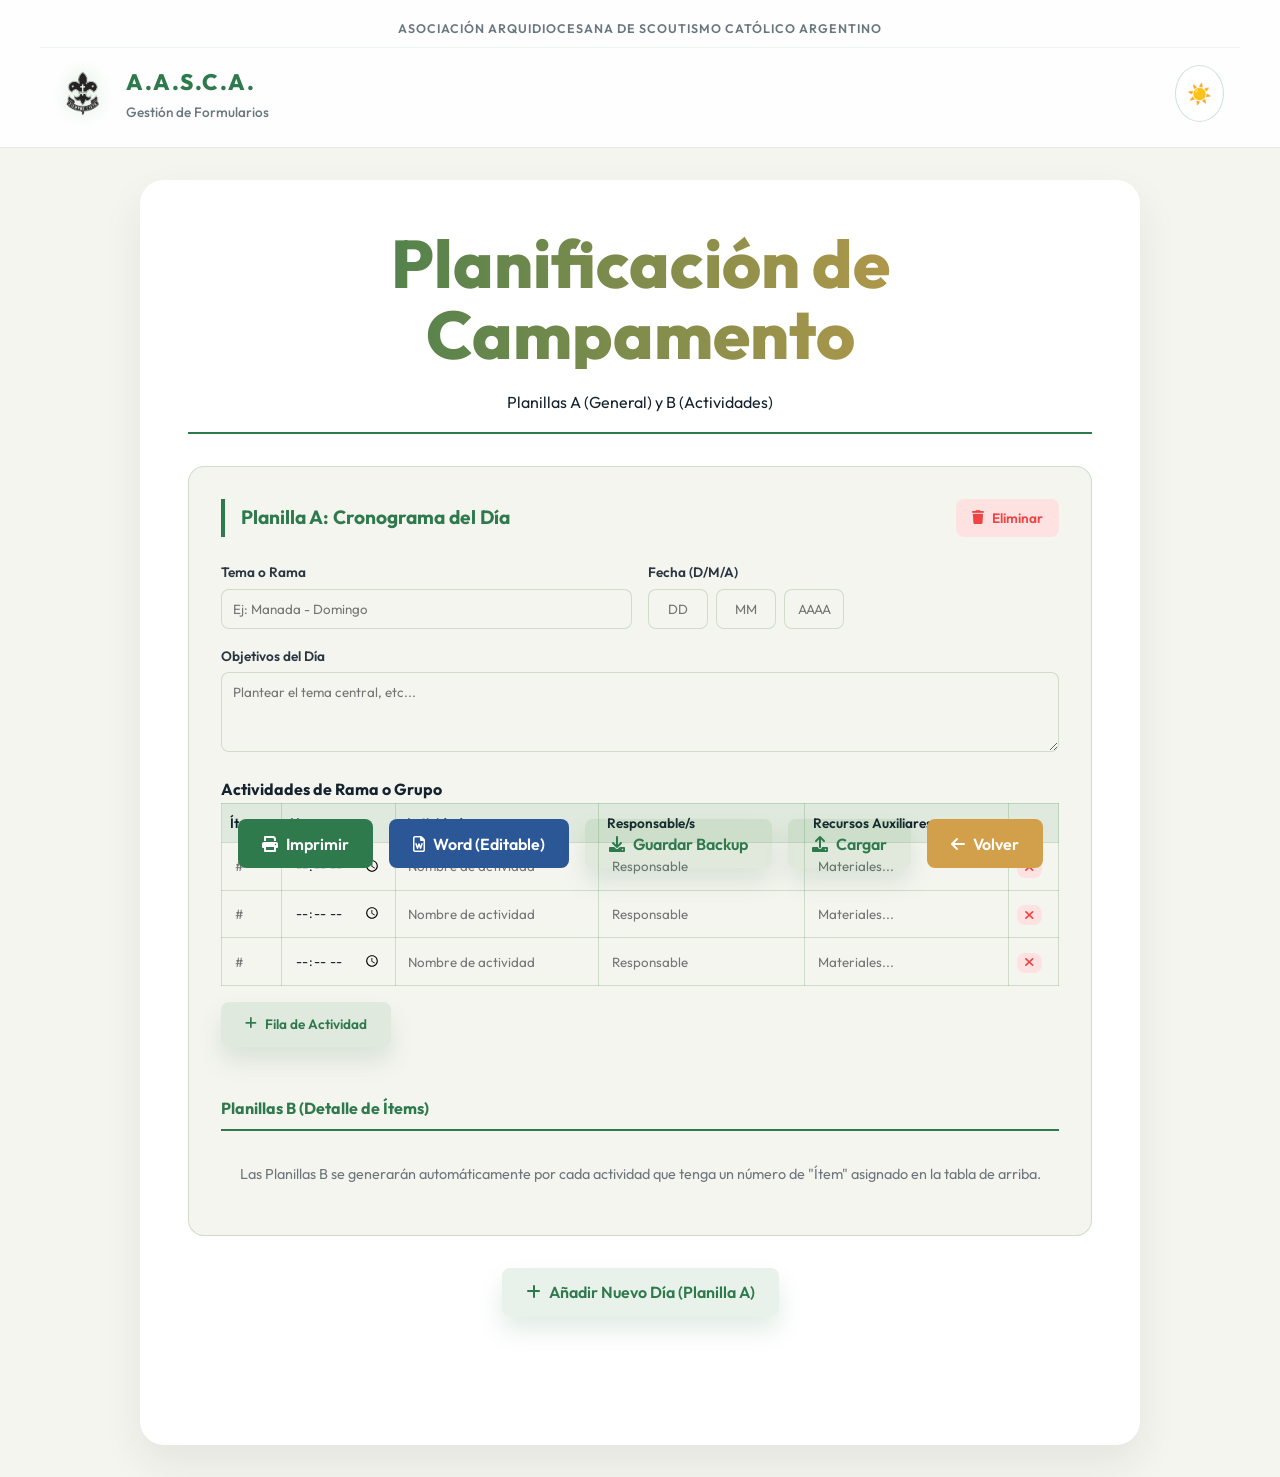
<file: pages/planificacion.html>
<!DOCTYPE html>
<html lang="es">
<head>
    <meta charset="UTF-8">
    <meta name="viewport" content="width=device-width, initial-scale=1.0">
    <title>Planificación de Campamento - AASCA</title>
    <link rel="stylesheet" href="../css/style.css">
    <link rel="preconnect" href="https://fonts.googleapis.com">
    <link rel="preconnect" href="https://fonts.gstatic.com" crossorigin>
    <link href="https://fonts.googleapis.com/css2?family=Outfit:wght@300;400;600;800&display=swap" rel="stylesheet">
    <link href="https://cdnjs.cloudflare.com/ajax/libs/font-awesome/6.0.0/css/all.min.css" rel="stylesheet">
    <script>
        (function() {
            const savedTheme = localStorage.getItem('theme') || (window.matchMedia('(prefers-color-scheme: dark)').matches ? 'dark' : 'light');
            document.documentElement.className = savedTheme + '-mode';
        })();
    </script>
    <style>
        .form-container { max-width: 1000px; margin: 2rem auto; background: var(--card-bg); padding: 3rem; border-radius: 24px; box-shadow: var(--shadow); }
        .form-header { text-align: center; margin-bottom: 2rem; border-bottom: 2px solid var(--primary-color); padding-bottom: 1rem; }
        .form-section { margin-bottom: 2rem; border: 1px solid rgba(46, 125, 50, 0.2); border-radius: 16px; padding: 2rem; background: var(--bg-color); }
        .section-title { font-size: 1.2rem; color: var(--primary-color); border-left: 4px solid var(--primary-color); padding-left: 1rem; margin-bottom: 1.5rem; font-weight: 700; display: flex; justify-content: space-between; align-items: center; }
        
        /* Planilla A styles */
        .planilla-a-header { display: grid; grid-template-columns: 1fr 1fr; gap: 1rem; margin-bottom: 1.5rem; }
        .planilla-a-header .field { display: flex; flex-direction: column; gap: 0.3rem; }
        .date-group { display: flex; gap: 0.5rem; }
        .date-group input { width: 60px; text-align: center; }
        
        table.activity-table { width: 100%; border-collapse: collapse; margin-bottom: 1rem; }
        table.activity-table th, table.activity-table td { border: 1px solid rgba(46, 125, 50, 0.2); padding: 0.5rem; text-align: left; }
        table.activity-table th { background: rgba(46, 125, 50, 0.1); font-size: 0.85rem; font-weight: 600; }
        table.activity-table td input { width: 100%; border: none; background: transparent; padding: 0.3rem; outline: none; border-bottom: 1px solid transparent; }
        table.activity-table td input:focus { border-bottom: 1px solid var(--primary-color); }
        
        .col-item { width: 60px; text-align: center; }
        .col-hora { width: 80px; }
        
        /* Planilla B styles */
        .planilla-b-card { margin-top: 1rem; border: 1px solid rgba(46, 125, 50, 0.2); border-radius: 12px; padding: 1.5rem; background: var(--card-bg); }
        .b-header { display: grid; grid-template-columns: 1fr 1fr auto; gap: 1rem; align-items: end; margin-bottom: 1rem; border-bottom: 1px dashed rgba(46, 125, 50, 0.2); padding-bottom: 1rem; }
        .b-grid { display: grid; grid-template-columns: 1fr 1fr; gap: 1rem; }
        .b-full { grid-column: span 2; }
        
        label { font-size: 0.85rem; font-weight: 600; opacity: 0.9; }
        input, select, textarea { padding: 0.7rem; border-radius: 8px; border: 1px solid rgba(46, 125, 50, 0.2); background: var(--bg-color); color: var(--text-color); font-family: inherit; width: 100%; max-width: 100%; }
        textarea { resize: vertical; min-height: 80px; }
        
        .btn { padding: 0.7rem 1.5rem; border-radius: 8px; font-weight: 600; border: none; cursor: pointer; transition: 0.3s; display: inline-flex; align-items: center; gap: 0.5rem; }
        .btn-primary { background: var(--primary-color); color: white; }
        .btn-secondary { background: rgba(46, 125, 50, 0.1); color: var(--primary-color); }
        .btn-danger { background: #fee2e2; color: #ef4444; padding: 0.5rem 1rem; font-size: 0.85rem; }
        .btn:hover { transform: translateY(-2px); filter: brightness(1.1); }
        
        .actions { position: sticky; bottom: 2rem; display: flex; justify-content: center; gap: 1rem; margin-top: 2rem; z-index: 100; }
        
        /* Hide fields in read-only mode for Planilla B */
        .readonly { background: transparent !important; border-color: transparent !important; font-weight: 600; cursor: default; }
        
        /* Print Replica Styles */
        .print-only { display: none; }
        @media print {
            @page { size: A4; margin: 10mm; }
            .print-only { display: block !important; }
            .form-container, header, footer, .actions, .btn { display: none !important; }
            html, body { background: white; margin: 0; padding: 0; }
            
            .print-page { page-break-after: always; font-size: 9pt; line-height: 1.2; font-family: Arial, sans-serif; }
            table.p-table { width: 100%; border-collapse: collapse; margin-bottom: 15pt; border: 1px solid #000; }
            table.p-table th, table.p-table td { border: 1px solid #000; padding: 4pt; vertical-align: top; }
            table.p-table th { background: #f0f0f0; text-align: center; font-weight: bold; text-transform: uppercase; }
            
            .text-center { text-align: center; }
            .bold { font-weight: bold; }
        }
    </style>
</head>
<body class="light-mode">
    <header>
        <div class="header-top container"><span class="official-text">ASOCIACIÓN ARQUIDIOCESANA DE SCOUTISMO CATÓLICO ARGENTINO</span></div>
        <nav class="container">
            <div class="logo">
                <a href="../index.html" style="text-decoration: none; color: inherit; display: flex; align-items: center; gap: 1rem;">
                    <img src="../assets/flor.png" alt="Logo AASCA" class="logo-image">
                    <div class="logo-text"><span class="logo-main">A.A.S.C.A.</span><span class="logo-sub">Gestión de Formularios</span></div>
                </a>
            </div>
            <div class="nav-actions">
                <button id="theme-toggle" aria-label="Cambiar tema">
                    <span class="icon-sun">☀️</span>
                    <span class="icon-moon">🌙</span>
                </button>
            </div>
        </nav>
    </header>

    <main class="container">
        <div class="form-container">
            <div class="form-header">
                <h1>Planificación de Campamento</h1>
                <p>Planillas A (General) y B (Actividades)</p>
            </div>

            <div id="planillas-container">
                <!-- Day / Planilla A sections will be injected here -->
            </div>

            <div style="text-align: center; margin-top: 2rem;">
                <button type="button" class="btn btn-secondary" onclick="addPlanillaA()"><i class="fas fa-plus"></i> Añadir Nuevo Día (Planilla A)</button>
            </div>

            <div class="actions">
                <button type="button" class="btn btn-primary" onclick="prepareAndPrint()"><i class="fas fa-print"></i> Imprimir</button>
                <button type="button" class="btn" style="background: #2b5797; color: white;" onclick="exportToWord()"><i class="far fa-file-word"></i> Word (Editable)</button>
                <button type="button" class="btn btn-secondary" onclick="exportData()"><i class="fas fa-download"></i> Guardar Backup</button>
                <button type="button" class="btn btn-secondary" onclick="document.getElementById('file-input').click()"><i class="fas fa-upload"></i> Cargar</button>
                <input type="file" id="file-input" style="display: none;" onchange="importData(event)">
                <button type="button" class="btn" style="background: var(--accent-color); color: white;" onclick="window.location.href='../index.html'"><i class="fas fa-arrow-left"></i> Volver</button>
            </div>
        </div>

        <div id="print-layout" class="print-only">
            <!-- Print contents will be generated here -->
        </div>
    </main>

    <!-- Templates -->
    <template id="tpl-planilla-a">
        <div class="form-section planilla-a" data-id="{id}">
            <div class="section-title">
                Planilla A: Cronograma del Día
                <button type="button" class="btn btn-danger" onclick="removePlanillaA('{id}')"><i class="fas fa-trash"></i> Eliminar</button>
            </div>
            
            <div class="planilla-a-header">
                <div class="field">
                    <label>Tema o Rama</label>
                    <input type="text" class="pa-tema" placeholder="Ej: Manada - Domingo">
                </div>
                <div class="field">
                    <label>Fecha (D/M/A)</label>
                    <div class="date-group">
                        <input type="text" class="pa-dia" placeholder="DD" maxlength="2">
                        <input type="text" class="pa-mes" placeholder="MM" maxlength="2">
                        <input type="text" class="pa-anio" placeholder="AAAA" maxlength="4">
                    </div>
                </div>
                <div class="field" style="grid-column: span 2;">
                    <label>Objetivos del Día</label>
                    <textarea class="pa-objetivos" placeholder="Plantear el tema central, etc..."></textarea>
                </div>
            </div>

            <h4>Actividades de Rama o Grupo</h4>
            <table class="activity-table">
                <thead>
                    <tr>
                        <th class="col-item">Ítem</th>
                        <th class="col-hora">Hora</th>
                        <th>Actividad</th>
                        <th>Responsable/s</th>
                        <th>Recursos Auxiliares</th>
                        <th style="width: 50px;"></th>
                    </tr>
                </thead>
                <tbody class="tbody-activities" id="tbody-{id}">
                    <!-- rows go here -->
                </tbody>
            </table>
            <button type="button" class="btn btn-secondary" style="font-size: 0.85rem;" onclick="addActivityRow('{id}')">
                <i class="fas fa-plus"></i> Fila de Actividad
            </button>

            <div style="margin-top: 3rem;">
                <h4 style="border-bottom: 2px solid var(--primary-color); padding-bottom: 0.5rem; margin-bottom: 1rem; color: var(--primary-color);">Planillas B (Detalle de Ítems)</h4>
                <div class="planillas-b-container" id="pb-container-{id}">
                    <p style="text-align: center; opacity: 0.6; font-size: 0.9rem; padding: 1rem;">Las Planillas B se generarán automáticamente por cada actividad que tenga un número de "Ítem" asignado en la tabla de arriba.</p>
                </div>
            </div>
        </div>
    </template>

    <template id="tpl-activity-row">
        <tr data-row-id="{rowId}">
            <td class="col-item"><input type="text" class="a-item text-center" placeholder="#" onchange="syncPlanillaB('{aId}', '{rowId}')"></td>
            <td class="col-hora"><input type="time" class="a-hora"></td>
            <td><input type="text" class="a-actividad" placeholder="Nombre de actividad" oninput="syncPlanillaB('{aId}', '{rowId}')"></td>
            <td><input type="text" class="a-responsable" placeholder="Responsable"></td>
            <td><input type="text" class="a-recursos-a" placeholder="Materiales..."></td>
            <td>
                <button type="button" class="btn btn-danger" style="padding: 0.2rem 0.5rem;" onclick="removeActivityRow('{aId}', '{rowId}')"><i class="fas fa-times"></i></button>
            </td>
        </tr>
    </template>

    <template id="tpl-planilla-b">
        <div class="planilla-b-card" id="pb-{rowId}">
            <div class="b-header">
                <div class="field">
                    <label>Actividad vinculada</label>
                    <input type="text" class="pb-actividad readonly" readonly>
                </div>
                <div class="field" style="width: 100px;">
                    <label>ÍTEM</label>
                    <input type="text" class="pb-item readonly text-center" readonly>
                </div>
            </div>
            
            <div class="b-grid">
                <div class="field b-full">
                    <label>Objetivo/s de la Actividad</label>
                    <textarea class="pb-objetivos"></textarea>
                </div>
                <div class="field b-full">
                    <label>Contenidos</label>
                    <input type="text" class="pb-contenidos">
                </div>
                <div class="field">
                    <label>Desarrollo</label>
                    <textarea class="pb-desarrollo" style="min-height: 150px;"></textarea>
                </div>
                <div class="field">
                    <label>Recursos Auxiliares Específicos</label>
                    <textarea class="pb-recursos" style="min-height: 150px;"></textarea>
                </div>
                <div class="field b-full">
                    <label>Evaluación de la Unidad</label>
                    <input type="text" class="pb-evaluacion">
                </div>
            </div>
        </div>
    </template>

    <script>
        // App Logic
        let counterA = 0;
        let counterRow = 0;

        function addPlanillaA(data = null) {
            counterA++;
            const id = `a${counterA}`;
            const tpl = document.getElementById('tpl-planilla-a').innerHTML;
            const html = tpl.replace(/{id}/g, id);
            
            const container = document.getElementById('planillas-container');
            const div = document.createElement('div');
            div.innerHTML = html;
            container.appendChild(div.firstElementChild);
            
            const paContainer = document.querySelector(`.planilla-a[data-id="${id}"]`);

            if (data) {
                // Load existing data
                paContainer.querySelector('.pa-tema').value = data.tema || '';
                paContainer.querySelector('.pa-dia').value = data.dia || '';
                paContainer.querySelector('.pa-mes').value = data.mes || '';
                paContainer.querySelector('.pa-anio').value = data.anio || '';
                paContainer.querySelector('.pa-objetivos').value = data.objetivos || '';
                
                (data.actividades || []).forEach(act => {
                    addActivityRow(id, act);
                });
            } else {
                // Add some default rows if new
                for(let i=0; i<3; i++) {
                    addActivityRow(id);
                }
            }
            
            // Auto-save on any input
            paContainer.addEventListener('input', autoSave);
        }

        function removePlanillaA(id) {
            if(confirm("¿Estás seguro de eliminar todo este día y sus actividades?")) {
                const el = document.querySelector(`.planilla-a[data-id="${id}"]`);
                if(el) el.remove();
                autoSave();
            }
        }

        function addActivityRow(aId, data = null) {
            counterRow++;
            const rowId = `r${counterRow}`;
            const tpl = document.getElementById('tpl-activity-row').innerHTML;
            const html = tpl.replace(/{aId}/g, aId).replace(/{rowId}/g, rowId);
            
            const tbody = document.getElementById(`tbody-${aId}`);
            tbody.insertAdjacentHTML('beforeend', html);
            
            if (data) {
                const tr = tbody.querySelector(`tr[data-row-id="${rowId}"]`);
                tr.querySelector('.a-item').value = data.item || '';
                tr.querySelector('.a-hora').value = data.hora || '';
                tr.querySelector('.a-actividad').value = data.actividad || '';
                tr.querySelector('.a-responsable').value = data.responsable || '';
                tr.querySelector('.a-recursos-a').value = data.recursos || '';
                
                if (data.item) {
                    syncPlanillaB(aId, rowId, data.bData);
                }
            }
        }

        function removeActivityRow(aId, rowId) {
            const tr = document.querySelector(`tr[data-row-id="${rowId}"]`);
            if(tr) tr.remove();
            
            const pb = document.getElementById(`pb-${rowId}`);
            if(pb) pb.remove();
            
            checkEmptyPlanillasB(aId);
            autoSave();
        }

        function syncPlanillaB(aId, rowId, bData = null) {
            const tr = document.querySelector(`tr[data-row-id="${rowId}"]`);
            if(!tr) return;
            
            const itemVal = tr.querySelector('.a-item').value.trim();
            const actVal = tr.querySelector('.a-actividad').value.trim();
            
            const pbContainer = document.getElementById(`pb-container-${aId}`);
            let pbCard = document.getElementById(`pb-${rowId}`);
            
            if (itemVal !== '') {
                const placeholder = pbContainer.querySelector('p');
                if (placeholder) placeholder.remove();

                if (!pbCard) {
                    const tpl = document.getElementById('tpl-planilla-b').innerHTML;
                    const html = tpl.replace(/{rowId}/g, rowId);
                    pbContainer.insertAdjacentHTML('beforeend', html);
                    pbCard = document.getElementById(`pb-${rowId}`);
                }
                
                pbCard.querySelector('.pb-item').value = itemVal;
                pbCard.querySelector('.pb-actividad').value = actVal;

                if (bData) {
                    pbCard.querySelector('.pb-objetivos').value = bData.objetivos || '';
                    pbCard.querySelector('.pb-contenidos').value = bData.contenidos || '';
                    pbCard.querySelector('.pb-desarrollo').value = bData.desarrollo || '';
                    pbCard.querySelector('.pb-recursos').value = bData.recursos || '';
                    pbCard.querySelector('.pb-evaluacion').value = bData.evaluacion || '';
                }
                
            } else {
                if (pbCard) pbCard.remove();
                checkEmptyPlanillasB(aId);
            }
            autoSave();
        }
        
        function checkEmptyPlanillasB(aId) {
            const pbContainer = document.getElementById(`pb-container-${aId}`);
            if(pbContainer && pbContainer.querySelectorAll('.planilla-b-card').length === 0) {
                if(!pbContainer.querySelector('p')) {
                    pbContainer.innerHTML = `<p style="text-align: center; opacity: 0.6; font-size: 0.9rem; padding: 1rem;">Las Planillas B se generarán automáticamente por cada actividad que tenga un número de "Ítem" asignado en la tabla de arriba.</p>`;
                }
            }
        }

        function generatePrintHTML() {
            const printLayout = document.getElementById('print-layout');
            printLayout.innerHTML = ''; 

            const planillasA = document.querySelectorAll('.planilla-a');
            
            planillasA.forEach(pa => {
                const aId = pa.getAttribute('data-id');
                const tema = pa.querySelector('.pa-tema').value || '';
                const dia = pa.querySelector('.pa-dia').value || '';
                const mes = pa.querySelector('.pa-mes').value || '';
                const anio = pa.querySelector('.pa-anio').value || '';
                const objetivos = pa.querySelector('.pa-objetivos').value || '';
                
                let htmlA = `
                <div class="print-page">
                    <div style="text-align: center; font-weight: bold; margin-bottom: 10px; font-size: 12pt;">PLANILLA A: CRONOGRAMA GENERAL</div>
                    <table class="p-table" style="margin-bottom: 0;">
                        <tr>
                            <th style="width: 20%;">TEMAS / RAMA</th>
                            <td class="bold" style="width: 50%;">${tema}</td>
                            <td class="bold text-center" style="width: 10%;">D<br>${dia}</td>
                            <td class="bold text-center" style="width: 10%;">M<br>${mes}</td>
                            <td class="bold text-center" style="width: 10%;">A<br>${anio}</td>
                        </tr>
                        <tr>
                            <th>OBJETIVOS</th>
                            <td colspan="4" style="height: 60pt; white-space: pre-wrap;">${objetivos}</td>
                        </tr>
                    </table>
                    
                    <table class="p-table">
                        <tr><th colspan="5">ACTIVIDADES DE RAMA O GRUPO</th></tr>
                        <tr>
                            <th style="width: 8%;">Ítem</th>
                            <th style="width: 12%;">Hora</th>
                            <th style="width: 40%;">Actividad</th>
                            <th style="width: 20%;">Responsable/s</th>
                            <th style="width: 20%;">Recursos Auxiliares</th>
                        </tr>
                `;
                
                const rows = pa.querySelectorAll('.tbody-activities tr');
                rows.forEach(tr => {
                    const itm = tr.querySelector('.a-item').value;
                    const hor = tr.querySelector('.a-hora').value;
                    const act = tr.querySelector('.a-actividad').value;
                    const res = tr.querySelector('.a-responsable').value;
                    const rec = tr.querySelector('.a-recursos-a').value;
                    
                    if (itm || hor || act || res || rec) {
                        htmlA += `
                        <tr>
                            <td class="text-center bold">${itm}</td>
                            <td class="text-center">${hor}</td>
                            <td>${act}</td>
                            <td>${res}</td>
                            <td>${rec}</td>
                        </tr>`;
                    }
                });
                
                htmlA += `</table></div>`;
                printLayout.insertAdjacentHTML('beforeend', htmlA);
                
                const cardsB = pa.querySelectorAll('.planilla-b-card');
                cardsB.forEach(card => {
                    const itVal = card.querySelector('.pb-item').value;
                    const acVal = card.querySelector('.pb-actividad').value;
                    const obVal = card.querySelector('.pb-objetivos').value;
                    const coVal = card.querySelector('.pb-contenidos').value;
                    const deVal = card.querySelector('.pb-desarrollo').value;
                    const reVal = card.querySelector('.pb-recursos').value;
                    const evVal = card.querySelector('.pb-evaluacion').value;
                    
                    let htmlB = `
                    <div class="print-page">
                        <div class="bold" style="margin-bottom: 5pt; font-size: 10pt;">➔ PLANILLAS DE ACTIVIDADES (PARTE B)</div>
                        <table class="p-table" style="margin-bottom: 0px;">
                            <tr>
                                <th style="width: 20%;">TEMA</th>
                                <td colspan="2" class="bold">${tema}</td>
                                <td class="bold text-center" style="width: 10%;">D<br>${dia}</td>
                                <td class="bold text-center" style="width: 10%;">M<br>${mes}</td>
                                <td class="bold text-center" style="width: 10%;">A<br>${anio}</td>
                            </tr>
                            <tr>
                                <th>ACTIVIDAD</th>
                                <td colspan="4" class="bold">${acVal}</td>
                                <th style="width: 10%;">ÍTEM<br><span style="font-size: 14pt; padding-top: 5pt; display:inline-block;">${itVal}</span></th>
                            </tr>
                            <tr>
                                <th>OBJETIVO/S</th>
                                <td colspan="5" style="white-space: pre-wrap;">${obVal}</td>
                            </tr>
                            <tr>
                                <th>CONTENIDOS</th>
                                <td colspan="5">${coVal}</td>
                            </tr>
                        </table>
                        <table class="p-table" style="border-top: none;">
                            <tr>
                                <th style="width: 70%;">DESARROLLO</th>
                                <th style="width: 30%;">RECURSOS AUXILIARES</th>
                            </tr>
                            <tr>
                                <td style="height: 250pt; white-space: pre-wrap;">${deVal}</td>
                                <td style="text-align: center; white-space: pre-wrap;">${reVal}</td>
                            </tr>
                            <tr>
                                <th colspan="2">EVALUACIÓN DE LA UNIDAD</th>
                            </tr>
                            <tr>
                                <td colspan="2" style="height: 40pt; white-space: pre-wrap;">${evVal}</td>
                            </tr>
                        </table>
                    </div>`;
                    
                    printLayout.insertAdjacentHTML('beforeend', htmlB);
                });
            });

            return planillasA.length > 0;
        }

        function prepareAndPrint() {
            if (generatePrintHTML()) {
                window.print();
            } else {
                alert('Añade al menos un día para imprimir.');
            }
        }

        function exportToWord() {
            if (!generatePrintHTML()) {
                alert('No hay datos para exportar.');
                return;
            }

            const content = document.getElementById('print-layout').innerHTML;
            
            // Add some basic Word styling
            const style = `
                <style>
                    table { width: 100%; border-collapse: collapse; margin-bottom: 20px; font-family: Arial; }
                    th, td { border: 1px solid black; padding: 8px; font-size: 10pt; }
                    th { background-color: #f2f2f2; }
                    .bold { font-weight: bold; }
                    .text-center { text-align: center; }
                    .print-page { page-break-after: always; padding: 20px; }
                </style>
            `;

            const html = 
            `<html xmlns:o='urn:schemas-microsoft-com:office:office' xmlns:w='urn:schemas-microsoft-com:office:word' xmlns='http://www.w3.org/TR/REC-html40'>
                <head><meta charset='utf-8'>${style}<` + `/head>
                <body>${content}<` + `/body>
            <` + `/html>`;

            const blob = new Blob(['\ufeff', html], { type: 'application/msword' });
            const url = URL.createObjectURL(blob);
            const link = document.createElement('a');
            link.href = url;
            link.download = 'Planificacion_AASCA.doc';
            link.click();
            URL.revokeObjectURL(url);
        }

        // --- Data Persistence ---

        function collectAllData() {
            const data = [];
            document.querySelectorAll('.planilla-a').forEach(pa => {
                const dailyData = {
                    tema: pa.querySelector('.pa-tema').value,
                    dia: pa.querySelector('.pa-dia').value,
                    mes: pa.querySelector('.pa-mes').value,
                    anio: pa.querySelector('.pa-anio').value,
                    objetivos: pa.querySelector('.pa-objetivos').value,
                    actividades: []
                };

                pa.querySelectorAll('.tbody-activities tr').forEach(tr => {
                    const rowId = tr.getAttribute('data-row-id');
                    const pb = document.getElementById(`pb-${rowId}`);
                    
                    const activity = {
                        item: tr.querySelector('.a-item').value,
                        hora: tr.querySelector('.a-hora').value,
                        actividad: tr.querySelector('.a-actividad').value,
                        responsable: tr.querySelector('.a-responsable').value,
                        recursos: tr.querySelector('.a-recursos-a').value,
                        bData: pb ? {
                            objetivos: pb.querySelector('.pb-objetivos').value,
                            contenidos: pb.querySelector('.pb-contenidos').value,
                            desarrollo: pb.querySelector('.pb-desarrollo').value,
                            recursos: pb.querySelector('.pb-recursos').value,
                            evaluacion: pb.querySelector('.pb-evaluacion').value
                        } : null
                    };
                    dailyData.actividades.push(activity);
                });
                data.push(dailyData);
            });
            return data;
        }

        function autoSave() {
            const data = collectAllData();
            localStorage.setItem('aasca_form_data', JSON.stringify(data));
        }

        function exportData() {
            const data = collectAllData();
            const blob = new Blob([JSON.stringify(data, null, 2)], { type: 'application/json' });
            const url = URL.createObjectURL(blob);
            const link = document.createElement('a');
            link.href = url;
            link.download = 'backup_planificacion_aasca.json';
            link.click();
        }

        function importData(event) {
            const file = event.target.files[0];
            if (!file) return;

            const reader = new FileReader();
            reader.onload = (e) => {
                try {
                    const data = JSON.parse(e.target.result);
                    loadDataIntoForm(data);
                } catch (err) {
                    alert('Error al cargar el archivo. Asegúrate que sea un JSON válido.');
                }
            };
            reader.readAsText(file);
        }

        function loadDataIntoForm(data) {
            if (!data || !Array.isArray(data)) return;
            
            if (confirm("Al cargar el backup se borrará lo que tengas escrito ahora. ¿Continuar?")) {
                document.getElementById('planillas-container').innerHTML = '';
                counterA = 0;
                counterRow = 0;
                data.forEach(day => {
                    addPlanillaA(day);
                });
                autoSave();
            }
        }

        window.onload = () => {
            const saved = localStorage.getItem('aasca_form_data');
            if (saved) {
                const data = JSON.parse(saved);
                if (data.length > 0) {
                    data.forEach(day => addPlanillaA(day));
                    return;
                }
            }
            addPlanillaA();
        };
    </script>
    <script src="../js/script.js"></script>
</body>
</html>
</file>
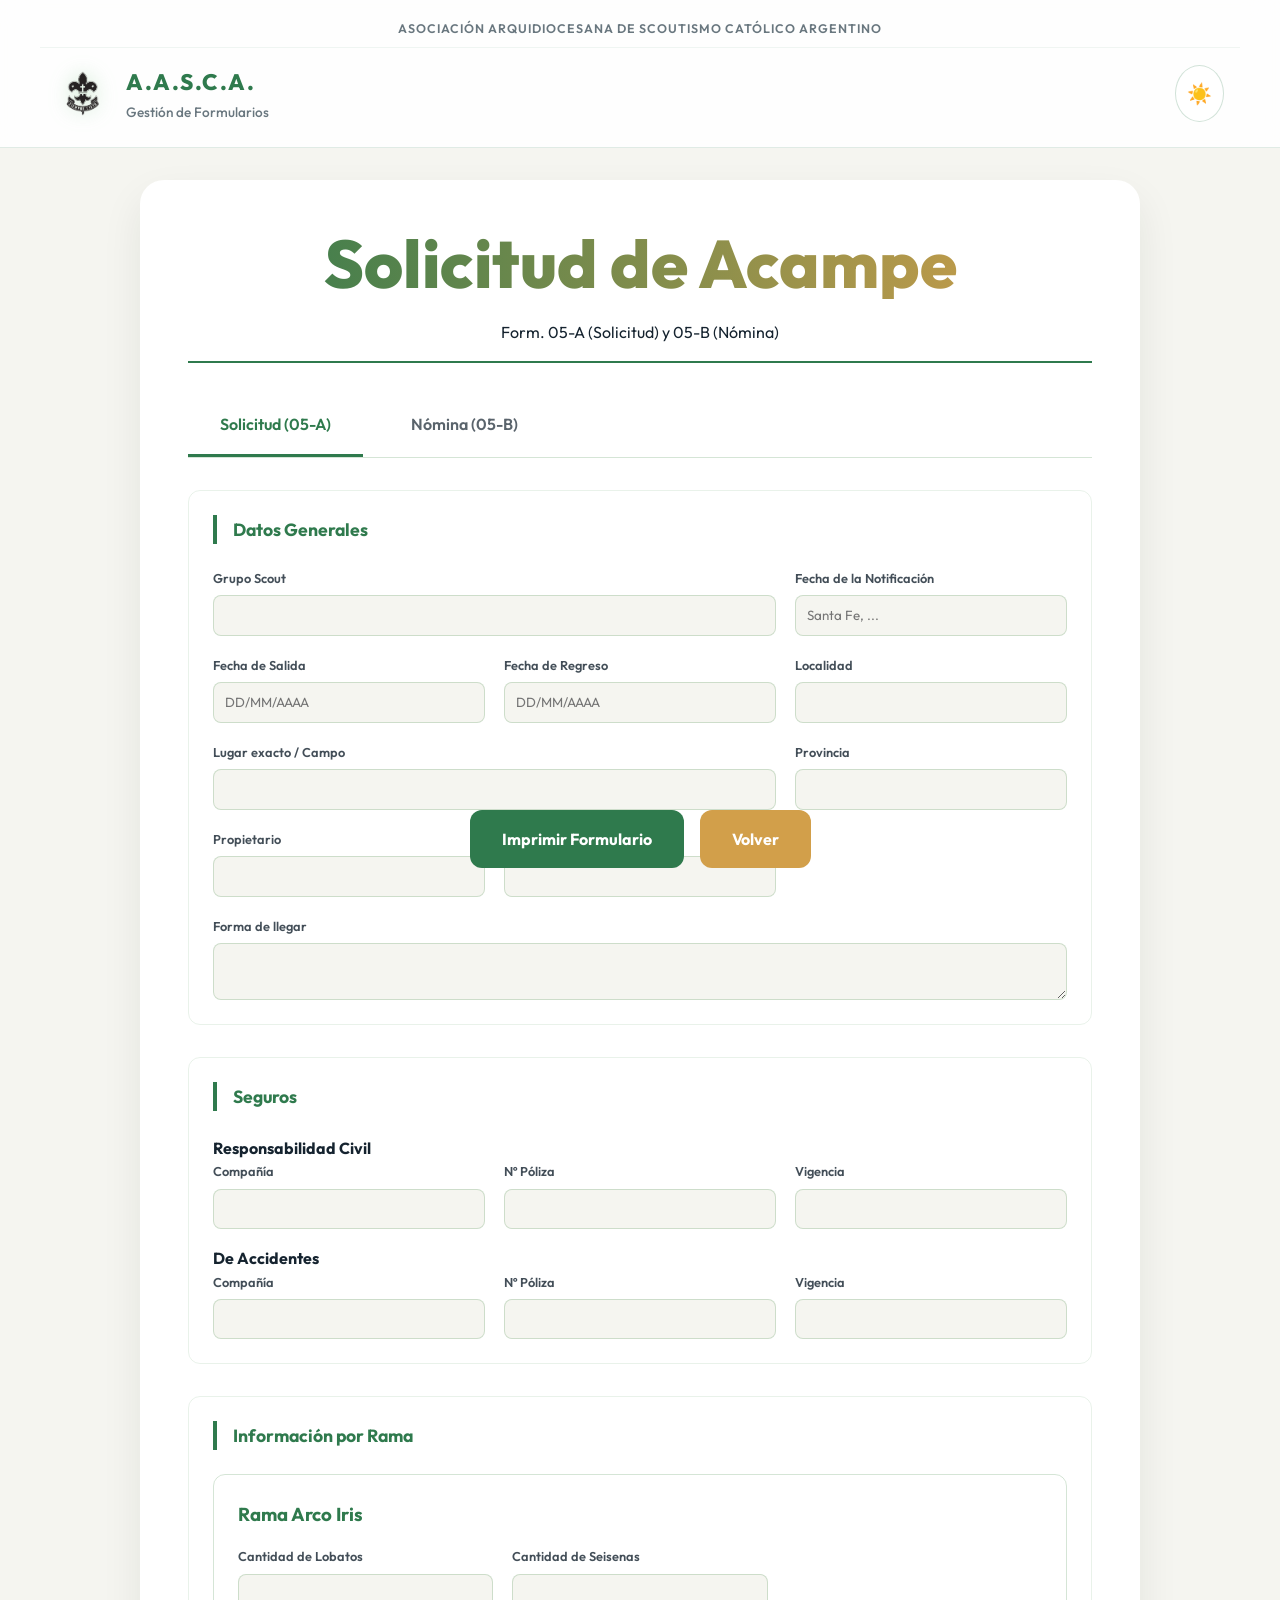
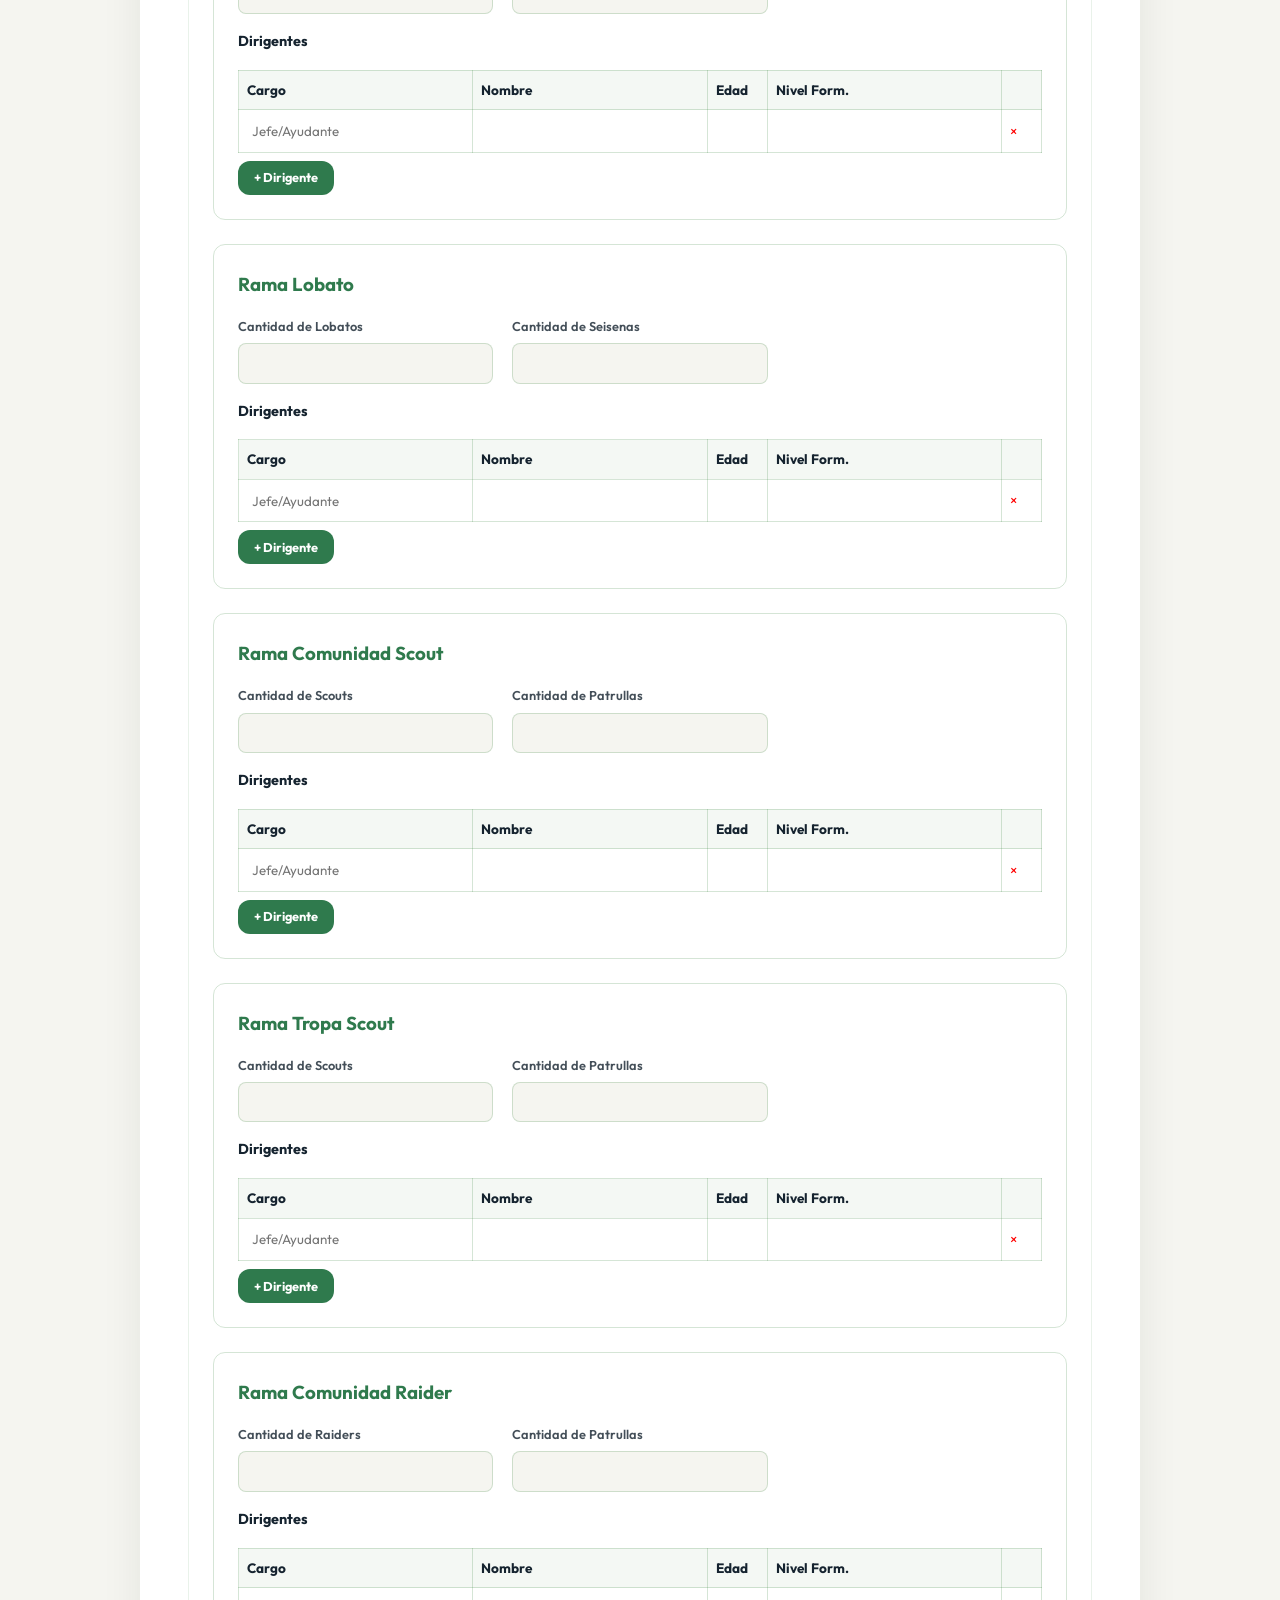
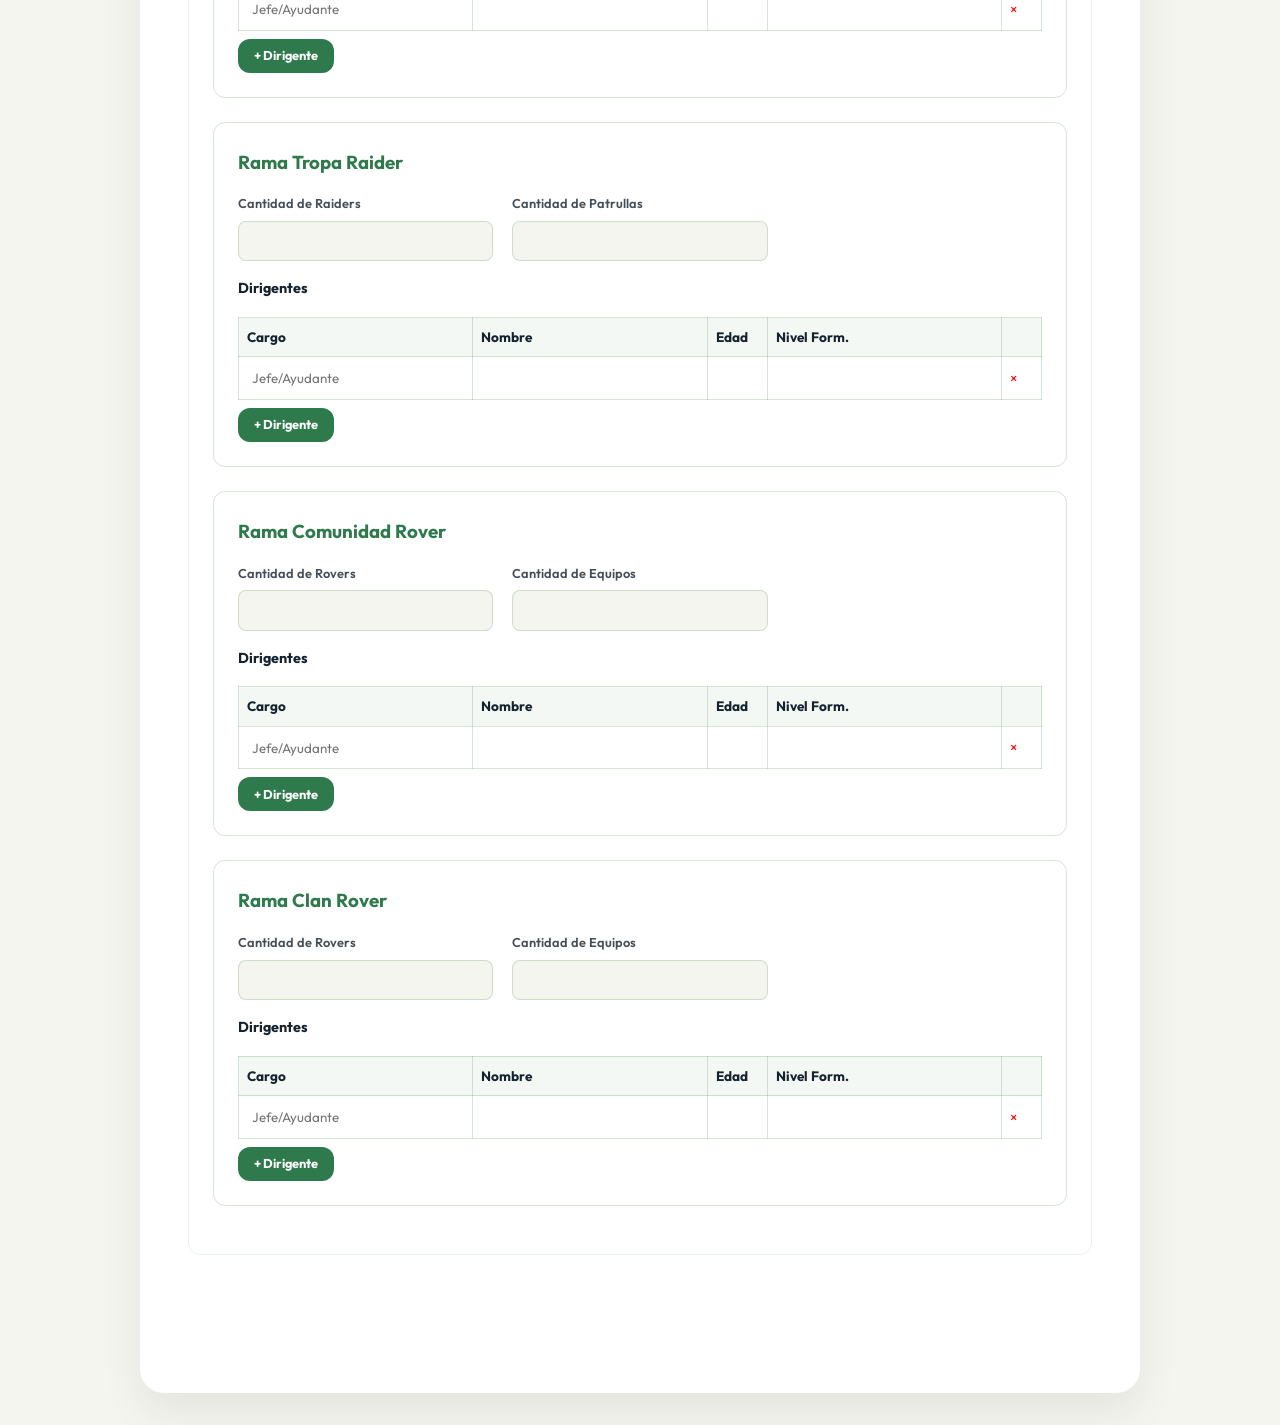
<file: pages/solicitud-acampe.html>
<!DOCTYPE html>
<html lang="es">
<head>
    <meta charset="UTF-8">
    <meta name="viewport" content="width=device-width, initial-scale=1.0">
    <title>Solicitud de Acampe (Form. 05) - AASCA</title>
    <link rel="stylesheet" href="../css/style.css">
    <link rel="preconnect" href="https://fonts.googleapis.com">
    <link rel="preconnect" href="https://fonts.gstatic.com" crossorigin>
    <link href="https://fonts.googleapis.com/css2?family=Outfit:wght@300;400;600;800&display=swap" rel="stylesheet">
    <link href="https://fonts.googleapis.com/css2?family=Outfit:wght@300;400;600;800&display=swap" rel="stylesheet">
    <script>
        (function() {
            const savedTheme = localStorage.getItem('theme') || (window.matchMedia('(prefers-color-scheme: dark)').matches ? 'dark' : 'light');
            document.documentElement.className = savedTheme + '-mode';
        })();
    </script>
    <style>
        .form-container { max-width: 1000px; margin: 2rem auto; background: var(--card-bg); padding: 3rem; border-radius: 24px; box-shadow: var(--shadow); }
        .form-header { text-align: center; margin-bottom: 2rem; border-bottom: 2px solid var(--primary-color); padding-bottom: 1rem; }
        .tabs { display: flex; gap: 1rem; margin-bottom: 2rem; border-bottom: 1px solid rgba(46,125,50,0.2); }
        .tab { padding: 1rem 2rem; cursor: pointer; border-bottom: 3px solid transparent; font-weight: 600; opacity: 0.7; }
        .tab.active { border-bottom-color: var(--primary-color); opacity: 1; color: var(--primary-color); }
        .tab-content { display: none; }
        .tab-content.active { display: block; }
        
        .section { margin-bottom: 2rem; padding: 1.5rem; border: 1px solid rgba(46,125,50,0.1); border-radius: 12px; }
        .section-title { font-size: 1.1rem; font-weight: 700; color: var(--primary-color); margin-bottom: 1.5rem; border-left: 4px solid var(--primary-color); padding-left: 1rem; }
        
        .input-grid { display: grid; grid-template-columns: repeat(3, 1fr); gap: 1.2rem; }
        .field { display: flex; flex-direction: column; gap: 0.4rem; }
        .field.span-2 { grid-column: span 2; }
        .field.span-3 { grid-column: span 3; }
        
        label { font-size: 0.8rem; font-weight: 600; opacity: 0.8; }
        input, select, textarea { padding: 0.7rem; border-radius: 8px; border: 1px solid rgba(46,125,50,0.2); background: var(--bg-color); color: var(--text-color); font-family: inherit; width: 100%; }
        
        table.nomina-table { width: 100%; border-collapse: collapse; margin-top: 1rem; }
        table.nomina-table th, table.nomina-table td { border: 1px solid rgba(46,125,50,0.2); padding: 0.5rem; text-align: left; font-size: 0.85rem; }
        table.nomina-table th { background: rgba(46,125,50,0.05); }
        table.nomina-table input { border: none; background: transparent; padding: 0.3rem; }
        
        .actions { position: sticky; bottom: 2rem; display: flex; justify-content: center; gap: 1rem; margin-top: 2rem; z-index: 100; }
        .btn-primary { background: var(--primary-color); color: white; padding: 1rem 2rem; border-radius: 12px; font-weight: 700; border: none; cursor: pointer; }
        .btn-control { background: var(--bg-color); border: 1px solid var(--primary-color); color: var(--primary-color); padding: 0.3rem 0.8rem; border-radius: 6px; cursor: pointer; font-size: 0.75rem; font-weight: 600; transition: var(--transition); }
        .btn-control:hover { background: var(--primary-color); color: white; }
        
        .table-header-actions { display: flex; justify-content: space-between; align-items: center; margin-bottom: 0.5rem; }
        .table-controls { display: flex; gap: 0.5rem; }

        /* Print Replica */
        .print-only { display: none; }
        @media print {
            @page { size: A4; margin: 10mm; }
            .print-only { display: block !important; }
            .form-container, header, footer, .actions { display: none !important; }
            html, body { background: white !important; margin: 0; padding: 0; font-family: Arial, sans-serif; }
            .p-page { padding: 5mm; font-size: 9pt; line-height: 1.3; page-break-after: always; }
            .p-header { text-align: center; margin-bottom: 10pt; border-bottom: 1px solid #000; padding-bottom: 5pt;}
            .p-title-box { display: flex; justify-content: space-between; align-items: baseline; margin-top: 10pt; }
            .p-title { font-size: 14pt; font-weight: bold; text-align: center; flex: 1; }
            .p-form-id { font-size: 11pt; font-weight: bold; width: 100px; text-align: right; }
            .p-box { border: 1px solid #000; padding: 5pt; margin: 10pt 0; position: relative; }
            .p-box-title { position: absolute; top: -7pt; left: 10pt; background: white; padding: 0 5pt; font-weight: bold; text-transform: uppercase; font-size: 8pt; }
            .p-row { display: flex; align-items: flex-end; margin-bottom: 5pt; }
            .p-val { border-bottom: 1px dotted #000; flex: 1; margin: 0 5pt; height: 1.2em; text-align: left; padding: 0 4pt; }
            .p-table { width: 100%; border-collapse: collapse; margin: 5pt 0; }
            .p-table th, .p-table td { border: 1px solid #000; padding: 3pt; font-size: 8pt; vertical-align: middle;}
            .p-table th { background: #eee; font-weight: bold; }
        }
    </style>
</head>
<body class="light-mode">
    <header>
        <div class="header-top container"><span class="official-text">ASOCIACIÓN ARQUIDIOCESANA DE SCOUTISMO CATÓLICO ARGENTINO</span></div>
        <nav class="container">
            <div class="logo">
                <a href="../index.html" style="text-decoration: none; color: inherit; display: flex; align-items: center; gap: 1rem;">
                    <img src="../assets/flor.png" alt="Logo AASCA" class="logo-image">
                    <div class="logo-text"><span class="logo-main">A.A.S.C.A.</span><span class="logo-sub">Gestión de Formularios</span></div>
                </a>
            </div>
            <div class="nav-actions">
                <button id="theme-toggle" aria-label="Cambiar tema">
                    <span class="icon-sun">☀️</span>
                    <span class="icon-moon">🌙</span>
                </button>
            </div>
        </nav>
    </header>

    <main class="container">
        <div class="form-container">
            <div class="form-header">
                <h1>Solicitud de Acampe</h1>
                <p>Form. 05-A (Solicitud) y 05-B (Nómina)</p>
            </div>

            <div class="tabs">
                <div class="tab active" onclick="switchTab('05a')">Solicitud (05-A)</div>
                <div class="tab" onclick="switchTab('05b')">Nómina (05-B)</div>
            </div>

            <form id="camping-form">
                <!-- FORM 05-A CONTENT -->
                <div id="tab-05a" class="tab-content active">
                    <section class="section">
                        <h2 class="section-title">Datos Generales</h2>
                        <div class="input-grid">
                            <div class="field span-2"><label>Grupo Scout</label><input type="text" id="a-grupo"></div>
                            <div class="field"><label>Fecha de la Notificación</label><input type="text" id="a-fecha-hoy" placeholder="Santa Fe, ..."></div>
                            <div class="field"><label>Fecha de Salida</label><input type="text" id="a-f-salida" placeholder="DD/MM/AAAA"></div>
                            <div class="field"><label>Fecha de Regreso</label><input type="text" id="a-f-regreso" placeholder="DD/MM/AAAA"></div>
                            <div class="field"><label>Localidad</label><input type="text" id="a-localidad"></div>
                            <div class="field span-2"><label>Lugar exacto / Campo</label><input type="text" id="a-lugar"></div>
                            <div class="field"><label>Provincia</label><input type="text" id="a-provincia"></div>
                            <div class="field"><label>Propietario</label><input type="text" id="a-propietario"></div>
                            <div class="field"><label>Teléfono Propietario</label><input type="text" id="a-tel"></div>
                            <div class="field span-3"><label>Forma de llegar</label><textarea id="a-llegar"></textarea></div>
                        </div>
                    </section>

                    <section class="section">
                        <h2 class="section-title">Seguros</h2>
                        <h4>Responsabilidad Civil</h4>
                        <div class="input-grid" style="margin-bottom: 1rem;">
                            <div class="field"><label>Compañía</label><input type="text" id="s-rc-cia"></div>
                            <div class="field"><label>Nº Póliza</label><input type="text" id="s-rc-num"></div>
                            <div class="field"><label>Vigencia</label><input type="text" id="s-rc-vig"></div>
                        </div>
                        <h4>De Accidentes</h4>
                        <div class="input-grid">
                            <div class="field"><label>Compañía</label><input type="text" id="s-acc-cia"></div>
                            <div class="field"><label>Nº Póliza</label><input type="text" id="s-acc-num"></div>
                            <div class="field"><label>Vigencia</label><input type="text" id="s-acc-vig"></div>
                        </div>
                    </section>

                    <section class="section">
                        <h2 class="section-title">Información por Rama</h2>
                        <div id="ramas-container-05a">
                            <!-- JS will inject Rama sections here -->
                        </div>
                    </section>
                </div>

                <!-- FORM 05-B CONTENT -->
                <div id="tab-05b" class="tab-content">
                    <section class="section">
                        <div style="display: flex; justify-content: space-between; align-items: center; margin-bottom: 2rem;">
                            <h2 class="section-title" style="margin-bottom: 0;">Miembros de la Nómina (05-B)</h2>
                            <div style="display: flex; gap: 0.5rem;">
                                <button type="button" class="btn-primary" style="padding: 0.5rem 1rem; font-size: 0.8rem; background: #e53935;" onclick="clearNomina()">Limpiar Todo</button>
                            </div>
                        </div>
                        
                        <!-- MIEMBROS ACTIVOS SECTION -->
                        <div class="table-header-actions">
                            <h4>Miembros Activos (Dirigentes)</h4>
                            <div class="table-controls">
                                <button type="button" class="btn-control" onclick="importDirigentesFrom05A()" title="Carga los dirigentes ingresados en la pestaña Solicitud (05-A)">Importar de 05-A</button>
                                <button type="button" class="btn-control" onclick="addActivoRow()">+ 1</button>
                                <button type="button" class="btn-control" onclick="addMultipleRows('activo', 5)">+ 5</button>
                                <button type="button" class="btn-control" onclick="addMultipleRows('activo', 10)">+ 10</button>
                            </div>
                        </div>
                        <table class="nomina-table">
                            <thead>
                                <tr><th>Nombre y Apellido</th><th>DNI</th><th>Fecha Nac.</th><th>Edad</th><th>Formación</th><th style="width: 40px;"></th></tr>
                            </thead>
                            <tbody id="b-activos-body">
                            </tbody>
                        </table>
                        <div style="font-size: 0.8rem; opacity: 0.7; margin-top: 0.5rem;">Total Dirigentes: <span id="count-activos">0</span></div>

                        <!-- MIEMBROS BENEFICIARIOS SECTION -->
                        <div class="table-header-actions" style="margin-top: 3rem;">
                            <h4>Miembros Beneficiarios</h4>
                            <div class="table-controls">
                                <button type="button" class="btn-control" onclick="addBeneficiarioRow()">+ 1</button>
                                <button type="button" class="btn-control" onclick="addMultipleRows('benef', 5)">+ 5</button>
                                <button type="button" class="btn-control" onclick="addMultipleRows('benef', 10)">+ 10</button>
                                <button type="button" class="btn-control" onclick="addMultipleRows('benef', 20)">+ 20</button>
                            </div>
                        </div>
                        <table class="nomina-table">
                            <thead>
                                <tr><th style="width: 30px;">#</th><th>Nombre y Apellido</th><th>DNI</th><th>Fecha Nac.</th><th>Edad</th><th>Progresión</th><th style="width: 40px;"></th></tr>
                            </thead>
                            <tbody id="b-benef-body">
                            </tbody>
                        </table>
                        <div style="font-size: 0.8rem; opacity: 0.7; margin-top: 0.5rem;">Total Beneficiarios: <span id="count-benefs">0</span></div>
                    </section>
                </div>

                <div class="actions">
                    <button type="button" class="btn-primary" onclick="window.print()"><i class="fas fa-print"></i> Imprimir Formulario</button>
                    <button type="button" class="btn-primary" style="background: var(--accent-color);" onclick="window.location.href='../index.html'">Volver</button>
                </div>
            </form>
        </div>

        <!-- PRINT LAYOUT -->
        <div id="print-layout" class="print-only">
            <!-- 05-A PAGE 1 -->
            <div class="p-page">
                <div class="p-header">
                    <div style="font-weight: bold;">ASOCIACIÓN ARQUIDIOCESANA DE SCOUTISMO CATÓLICO ARGENTINO</div>
                    <div style="font-size: 12pt; font-weight: bold; margin: 2pt 0;">A. A. S. C. A.</div>
                    <div style="font-size: 7pt; font-style: italic;">Fundada por Decreto Canónico Nº 63/96 del 30/XI/96 - Arquidiócesis de Santa Fe de la Vera Cruz</div>
                </div>
                <div class="p-title-box">
                    <div class="p-title">SOLICITUD DE ACAMPE</div>
                    <div class="p-form-id">(Form. 05-A)</div>
                </div>
                <div style="text-align: right; margin-top: 10pt;" id="p-a-fecha-hoy">Santa Fe, ...... de ................................. del 20......</div>
                
                <p style="margin-top: 15pt;">Al Sr. JEFE SCOUT ARQUIDIOCESANO<br><strong>PRESENTE</strong></p>

                <div class="p-box">
                    <div class="p-row">Grupo Scout: <div class="p-val" id="p-a-grupo"></div></div>
                    <div class="p-row">Fecha de Salida: <div class="p-val" id="p-a-f-salida"></div> Fecha de Regreso: <div class="p-val" id="p-a-f-regreso"></div></div>
                    <div class="p-row">Lugar: <div class="p-val" id="p-a-lugar"></div> Localidad: <div class="p-val" id="p-a-localidad"></div></div>
                    <div class="p-row">Pcia.: <div class="p-val" id="p-a-provincia"></div> País: Argentina Otros: <div class="p-val"></div></div>
                    <div class="p-row">Propietario: <div class="p-val" id="p-a-propietario"></div> Tel.: <div class="p-val" id="p-a-tel"></div></div>
                    <div class="p-row">Forma de llegar: <div class="p-val" style="height: 3em;" id="p-a-llegar"></div></div>
                </div>

                <div class="p-box">
                    <div class="p-box-title">Seguro de Responsabilidad Civil</div>
                    <div class="p-row">Compañía: <div class="p-val" id="p-s-rc-cia"></div> Nº de Póliza: <div class="p-val" id="p-s-rc-num"></div></div>
                    <div class="p-row">Cantidad de Asegurados: <div class="p-val"></div> Vigencia: <div class="p-val" id="p-s-rc-vig"></div> Monto de la Póliza $: <div class="p-val"></div></div>
                </div>

                <div class="p-box">
                    <div class="p-box-title">Seguro de Accidentes</div>
                    <div class="p-row">Compañía: <div class="p-val" id="p-s-acc-cia"></div> Nº de Póliza: <div class="p-val" id="p-s-acc-num"></div></div>
                    <div class="p-row">Cantidad de Asegurados: <div class="p-val"></div> Vigencia: <div class="p-val" id="p-s-acc-vig"></div> Monto de la Póliza $: <div class="p-val"></div></div>
                </div>

                <div id="p-ramas-05a-container">
                    <!-- Dynamic branches for print -->
                </div>

                <div class="p-box" style="margin-top: 20pt;">
                    <strong>Observaciones:</strong>
                    <div class="p-val" style="min-height: 40pt;" id="p-a-obs"></div>
                </div>

                <p style="font-size: 8pt; margin-top: 10pt;">Declaramos que todos los miembros comprendidos en esta solicitud han cumplimentado su ficha médica personal, poseen autorización escrita de sus Padres (si son menores de edad) y se encuentran cubiertos por un seguro.</p>

                <div style="margin-top: 30pt; display: grid; grid-template-columns: 1fr 1fr; gap: 40pt; text-align: center; font-size: 8pt;">
                    <div><div style="border-top: 1px solid #000; margin-top: 20pt;">Jefe de Grupo</div><div class="p-val" style="height: 12pt; margin-top: 5pt; border: none;">Aclaración</div></div>
                    <div><div style="border-top: 1px solid #000; margin-top: 20pt;">Director del Grupo</div><div class="p-val" style="height: 12pt; margin-top: 5pt; border: none;">Aclaración</div></div>
                </div>
            </div>

            <!-- 05-B PAGE -->
            <div class="p-page">
                <div class="p-header">
                    <div style="font-weight: bold;">ASOCIACIÓN ARQUIDIOCESANA DE SCOUTISMO CATÓLICO ARGENTINO</div>
                </div>
                <div class="p-title-box">
                    <div class="p-title">NOMINA COMPLETA DE ACAMPANTES</div>
                    <div class="p-form-id">(Form. 05-B)</div>
                </div>
                <div style="margin-top: 5pt; font-weight: bold;">GRUPO SCOUT: <span id="pb-a-grupo"></span></div>
                
                <h4 style="margin: 10pt 0 5pt 0;">MIEMBROS ACTIVOS:</h4>
                <table class="p-table" id="p-activos-print" style="margin-bottom: 20pt;">
                    <thead><tr><th>Apellido y Nombre</th><th>D.N.I.</th><th>Fecha Nac.</th><th>Edad</th><th>Nivel Formación</th></tr></thead>
                    <tbody></tbody>
                </table>

                <h4 style="margin: 10pt 0 5pt 0;">MIEMBROS BENEFICIARIOS:</h4>
                <table class="p-table" id="p-benef-print" style="margin-bottom: 20pt;">
                    <thead><tr><th style="width: 20pt;">№</th><th>Apellido y Nombre</th><th>D.N.I.</th><th>Fecha Nac.</th><th>Edad</th><th>Progresión</th></tr></thead>
                    <tbody></tbody>
                </table>

                <div style="margin-top: 20pt; display: grid; grid-template-columns: 1fr 1fr 1fr; gap: 10pt; text-align: center; font-size: 8pt;">
                    <div><div style="border-top: 1px solid #000; margin-top: 30pt;">Jefe de Rama</div></div>
                    <div><div style="border-top: 1px solid #000; margin-top: 30pt;">Jefe de Grupo</div></div>
                    <div><div style="border-top: 1px solid #000; margin-top: 30pt;">Director del Grupo</div></div>
                </div>
            </div>
        </div>
    </main>

    <script>
        const ramasData = [
            { id: 'ai', label: 'Rama Arco Iris', part: 'Lobatos', grp: 'Seisenas' },
            { id: 'lo', label: 'Rama Lobato', part: 'Lobatos', grp: 'Seisenas' },
            { id: 'cs', label: 'Rama Comunidad Scout', part: 'Scouts', grp: 'Patrullas' },
            { id: 'ts', label: 'Rama Tropa Scout', part: 'Scouts', grp: 'Patrullas' },
            { id: 'cr', label: 'Rama Comunidad Raider', part: 'Raiders', grp: 'Patrullas' },
            { id: 'tr', label: 'Rama Tropa Raider', part: 'Raiders', grp: 'Patrullas' },
            { id: 'cv', label: 'Rama Comunidad Rover', part: 'Rovers', grp: 'Equipos' },
            { id: 'cl', label: 'Rama Clan Rover', part: 'Rovers', grp: 'Equipos' }
        ];

        function switchTab(tabId) {
            document.querySelectorAll('.tab').forEach(t => t.classList.remove('active'));
            document.querySelectorAll('.tab-content').forEach(c => c.classList.remove('active'));
            document.querySelector(`[onclick="switchTab('${tabId}')"]`).classList.add('active');
            document.getElementById(`tab-${tabId}`).classList.add('active');
        }

        function initRamas() {
            const container = document.getElementById('ramas-container-05a');
            ramasData.forEach(rama => {
                const html = `
                    <div class="rama-box" id="rama-ui-${rama.id}" style="border: 1px solid rgba(46,125,50,0.2); padding: 1.5rem; border-radius: 12px; margin-bottom: 1.5rem;">
                        <h3 style="margin-bottom: 1rem; color: var(--primary-color);">${rama.label}</h3>
                        <div class="input-grid" style="margin-bottom: 1rem;">
                            <div class="field"><label>Cantidad de ${rama.part}</label><input type="text" class="r-part"></div>
                            <div class="field"><label>Cantidad de ${rama.grp}</label><input type="text" class="r-grp"></div>
                        </div>
                        <h4 style="font-size: 0.9rem; margin-bottom: 0.5rem;">Dirigentes</h4>
                        <table class="nomina-table">
                            <thead><tr><th>Cargo</th><th>Nombre</th><th>Edad</th><th>Nivel Form.</th><th style="width: 40px;"></th></tr></thead>
                            <tbody class="r-dirigentes-body"></tbody>
                        </table>
                        <button type="button" class="btn-primary" style="padding: 0.4rem 1rem; font-size: 0.8rem; margin-top: 0.5rem;" onclick="addDirigenteRow('${rama.id}')">+ Dirigente</button>
                    </div>
                `;
                container.insertAdjacentHTML('beforeend', html);
                addDirigenteRow(rama.id); // Add one default row
            });
        }

        function generateNominaRows() {
            const actifsTable = document.getElementById('b-activos-body');
            const benefsTable = document.getElementById('b-benef-body');
            
            // Add 3 default rows for active members if empty
            if (actifsTable.children.length === 0) {
                for (let i = 0; i < 3; i++) addActivoRow();
            }
            
            // Add 10 default rows for beneficiaries if empty
            if (benefsTable.children.length === 0) {
                for (let i = 0; i < 10; i++) addBeneficiarioRow();
            }
        }

        function addMultipleRows(type, count) {
            for (let i = 0; i < count; i++) {
                if (type === 'activo') addActivoRow();
                else if (type === 'benef') addBeneficiarioRow();
            }
        }

        function clearNomina() {
            if (confirm('¿Estás seguro de que deseas limpiar toda la nómina? Se perderán todos los datos ingresados en esta pestaña.')) {
                document.getElementById('b-activos-body').innerHTML = '';
                document.getElementById('b-benef-body').innerHTML = '';
                generateNominaRows();
                localStorage.setItem('aasca_acampe_data_v2', JSON.stringify(collectAllData()));
            }
        }

        function importDirigentesFrom05A() {
            const data = collectAllData();
            const ativosBody = document.getElementById('b-activos-body');
            let addedCount = 0;

            // Collect all unique names from branches
            const branchDirigentes = [];
            for (const ramaId in data.ramas) {
                data.ramas[ramaId].dirigentes.forEach(d => {
                    if (d.nom.trim()) {
                        branchDirigentes.push(d);
                    }
                });
            }

            if (branchDirigentes.length === 0) {
                alert('No se encontraron dirigentes con nombre en la pestaña Solicitud (05-A).');
                return;
            }

            // Ask if they want to append or overwrite
            const mode = confirm('¿Desea agregar estos dirigentes a la lista existente? (Cancelar para limpiar la lista antes de importar)');
            if (!mode) {
                ativosBody.innerHTML = '';
            }

            branchDirigentes.forEach(d => {
                // Name, DNI (empty), F.Nac (empty), Edad, Niv
                addActivoRow([d.nom, '', '', d.edad, d.niv]);
                addedCount++;
            });

            alert(`Sincronización completada: se agregaron ${addedCount} dirigentes.`);
            localStorage.setItem('aasca_acampe_data_v2', JSON.stringify(collectAllData()));
        }

        function addDirigenteRow(ramaId, data = null) {
            const tbody = document.querySelector(`#rama-ui-${ramaId} .r-dirigentes-body`);
            const tr = document.createElement('tr');
            tr.innerHTML = `
                <td><input type="text" class="rd-cargo" placeholder="Jefe/Ayudante"></td>
                <td><input type="text" class="rd-nom"></td>
                <td style="width: 60px;"><input type="text" class="rd-edad"></td>
                <td><input type="text" class="rd-niv"></td>
                <td><button type="button" class="btn-danger" style="background: none; border: none; color: red;" onclick="this.closest('tr').remove()">×</button></td>
            `;
            tbody.appendChild(tr);
            if(data) {
                tr.querySelector('.rd-cargo').value = data.cargo || '';
                tr.querySelector('.rd-nom').value = data.nom || '';
                tr.querySelector('.rd-edad').value = data.edad || '';
                tr.querySelector('.rd-niv').value = data.niv || '';
            }
        }

        function addActivoRow(data = null) {
            const tbody = document.getElementById('b-activos-body');
            const tr = document.createElement('tr');
            tr.innerHTML = `
                <td><input type="text" class="na-nom"></td>
                <td><input type="text" class="na-dni"></td>
                <td><input type="text" class="na-f-nac"></td>
                <td><input type="text" class="na-edad"></td>
                <td><input type="text" class="na-niv"></td>
                <td><button type="button" class="btn-danger" style="background:none;border:none;color:red;" onclick="this.closest('tr').remove();updateNominaCounters()">×</button></td>
            `;
            tbody.appendChild(tr);
            if(data && Array.isArray(data)) {
                const inputs = tr.querySelectorAll('input');
                data.forEach((v, i) => inputs[i] && (inputs[i].value = v));
            }
            updateNominaCounters();
        }

        function addBeneficiarioRow(data = null) {
            const tbody = document.getElementById('b-benef-body');
            const count = tbody.querySelectorAll('tr').length + 1;
            const tr = document.createElement('tr');
            tr.innerHTML = `
                <td class="row-number">${count}</td>
                <td><input type="text" class="nb-nom"></td>
                <td><input type="text" class="nb-dni"></td>
                <td><input type="text" class="nb-f-nac"></td>
                <td><input type="text" class="nb-edad"></td>
                <td><input type="text" class="nb-prog"></td>
                <td><button type="button" class="btn-danger" style="background:none;border:none;color:red;" onclick="this.closest('tr').remove();renumberBeneficiarios();updateNominaCounters()">×</button></td>
            `;
            tbody.appendChild(tr);
            if(data && Array.isArray(data)) {
                const inputs = tr.querySelectorAll('input');
                data.forEach((v, i) => inputs[i] && (inputs[i].value = v));
            }
            updateNominaCounters();
        }

        function renumberBeneficiarios() {
            document.querySelectorAll('#b-benef-body tr').forEach((tr, i) => {
                const numEl = tr.querySelector('.row-number');
                if(numEl) numEl.innerText = i + 1;
            });
        }

        function updateNominaCounters() {
            const activeCount = document.querySelectorAll('#b-activos-body tr').length;
            const benefCount = document.querySelectorAll('#b-benef-body tr').length;
            
            const activeEl = document.getElementById('count-activos');
            const benefEl = document.getElementById('count-benefs');
            
            if(activeEl) activeEl.innerText = activeCount;
            if(benefEl) benefEl.innerText = benefCount;
        }

        window.onbeforeprint = () => {
            // Map 05-A General
            const ids = ['a-grupo', 'a-fecha-hoy', 'a-f-salida', 'a-f-regreso', 'a-localidad', 'a-lugar', 'a-provincia', 'a-propietario', 'a-tel', 'a-llegar', 's-rc-cia', 's-rc-num', 's-rc-vig', 's-acc-cia', 's-acc-num', 's-acc-vig'];
            ids.forEach(id => {
                const val = document.getElementById(id).value || '.........................';
                const pEl = document.getElementById(`p-${id}`);
                if(pEl) pEl.innerText = val;
            });

            // Map Ramas to Print
            const printRamasContainer = document.getElementById('p-ramas-05a-container');
            printRamasContainer.innerHTML = '';
            ramasData.forEach(rama => {
                const ui = document.getElementById(`rama-ui-${rama.id}`);
                const partVal = ui.querySelector('.r-part').value || '...';
                const grpVal = ui.querySelector('.r-grp').value || '...';
                
                let ramaHtml = `
                    <div class="p-box" style="page-break-inside: avoid;">
                        <div class="p-box-title">${rama.label}</div>
                        <div class="p-row">Cantidad de ${rama.part}: <div class="p-val">${partVal}</div> Cantidad de ${rama.grp}: <div class="p-val">${grpVal}</div></div>
                        <table class="p-table">
                            <thead><tr><th>Responsable</th><th style="width: 50%;">Nombre</th><th>Edad</th><th>Nivel Form.</th></tr></thead>
                            <tbody>
                `;
                
                let added = 0;
                ui.querySelectorAll('.r-dirigentes-body tr').forEach(tr => {
                    const cargo = tr.querySelector('.rd-cargo').value;
                    const nom = tr.querySelector('.rd-nom').value;
                    const edad = tr.querySelector('.rd-edad').value;
                    const niv = tr.querySelector('.rd-niv').value;
                    if(nom) {
                        ramaHtml += `<tr><td>${cargo}</td><td>${nom}</td><td>${edad}</td><td>${niv}</td></tr>`;
                        added++;
                    }
                });
                
                // Add empty rows if needed to maintain structure
                for(let i = added; i < 2; i++) {
                     ramaHtml += `<tr><td>&nbsp;</td><td></td><td></td><td></td></tr>`;
                }

                ramaHtml += `</tbody></table></div>`;
                printRamasContainer.insertAdjacentHTML('beforeend', ramaHtml);
            });

            // Map 05-B values
            document.getElementById('pb-a-grupo').innerText = document.getElementById('a-grupo').value;

            // Fill print tables for 05-B
            const actifsTablePrint = document.getElementById('p-activos-print').getElementsByTagName('tbody')[0];
            actifsTablePrint.innerHTML = '';
            document.querySelectorAll('#b-activos-body tr').forEach(tr => {
                const inputs = tr.querySelectorAll('input');
                const name = inputs[0].value;
                if(name) {
                    const pTr = document.createElement('tr');
                    let rowHtml = '';
                    inputs.forEach(i => rowHtml += `<td>${i.value}</td>`);
                    pTr.innerHTML = rowHtml;
                    actifsTablePrint.appendChild(pTr);
                }
            });

            const benefsTablePrint = document.getElementById('p-benef-print').getElementsByTagName('tbody')[0];
            benefsTablePrint.innerHTML = '';
            let bCount = 1;
            document.querySelectorAll('#b-benef-body tr').forEach(tr => {
                const inputs = tr.querySelectorAll('input');
                const name = inputs[0].value;
                if(name) {
                    const pTr = document.createElement('tr');
                    let rowHtml = `<td>${bCount++}</td>`;
                    inputs.forEach(i => rowHtml += `<td>${i.value}</td>`);
                    pTr.innerHTML = rowHtml;
                    benefsTablePrint.appendChild(pTr);
                }
            });
        };

        function collectAllData() {
            const data = {
                general: {},
                ramas: {}
            };
            
            // General info
            ['a-grupo', 'a-fecha-hoy', 'a-f-salida', 'a-f-regreso', 'a-localidad', 'a-lugar', 'a-provincia', 'a-propietario', 'a-tel', 'a-llegar', 's-rc-cia', 's-rc-num', 's-rc-vig', 's-acc-cia', 's-acc-num', 's-acc-vig'].forEach(id => {
                const el = document.getElementById(id);
                if(el) data.general[id] = el.value;
            });

            // Ramas
            ramasData.forEach(rama => {
                const ui = document.getElementById(`rama-ui-${rama.id}`);
                if(ui) {
                    data.ramas[rama.id] = {
                        part: ui.querySelector('.r-part').value,
                        grp: ui.querySelector('.r-grp').value,
                        dirigentes: []
                    };
                    ui.querySelectorAll('.r-dirigentes-body tr').forEach(tr => {
                        data.ramas[rama.id].dirigentes.push({
                            cargo: tr.querySelector('.rd-cargo').value,
                            nom: tr.querySelector('.rd-nom').value,
                            edad: tr.querySelector('.rd-edad').value,
                            niv: tr.querySelector('.rd-niv').value
                        });
                    });
                }
            });

            // 05-B Tab
            data.nomina = {
                activos: [],
                benefs: []
            };
            document.querySelectorAll('#b-activos-body tr').forEach(tr => {
                const inputs = tr.querySelectorAll('input');
                data.nomina.activos.push(Array.from(inputs).map(i => i.value));
            });
            document.querySelectorAll('#b-benef-body tr').forEach(tr => {
                const inputs = tr.querySelectorAll('input');
                data.nomina.benefs.push(Array.from(inputs).map(i => i.value));
            });

            return data;
        }

        window.onload = () => {
            initRamas();
            
            const saved = localStorage.getItem('aasca_acampe_data_v2');
            if(saved) {
                const data = JSON.parse(saved);
                // Load general
                for(const id in data.general) {
                    const el = document.getElementById(id);
                    if(el) el.value = data.general[id];
                }
                // Load ramas
                for(const ramaId in data.ramas) {
                    const rama = data.ramas[ramaId];
                    const ui = document.getElementById(`rama-ui-${ramaId}`);
                    if(ui) {
                        ui.querySelector('.r-part').value = rama.part;
                        ui.querySelector('.r-grp').value = rama.grp;
                        const tbody = ui.querySelector('.r-dirigentes-body');
                        tbody.innerHTML = '';
                        rama.dirigentes.forEach(d => addDirigenteRow(ramaId, d));
                    }
                }
                // Load nomina
                if(data.nomina) {
                    const actifsBody = document.getElementById('b-activos-body');
                    actifsBody.innerHTML = '';
                    data.nomina.activos.forEach(vals => addActivoRow(vals));
                    
                    const benefBody = document.getElementById('b-benef-body');
                    benefBody.innerHTML = '';
                    data.nomina.benefs.forEach(vals => addBeneficiarioRow(vals));
                }
            }

            // Always ensure some empty rows exist if none loaded
            generateNominaRows();
            
            const form = document.getElementById('camping-form');
            form.addEventListener('input', () => {
                localStorage.setItem('aasca_acampe_data_v2', JSON.stringify(collectAllData()));
            });
        };
    </script>
    <script src="../js/script.js"></script>
</body>
</html>
</file>
<file: css/style.css>
:root {
    /* Color Palette - Light Mode */
    --bg-color: #f5f5f0;
    --surface-color: #ffffff;
    --text-color: #15232f;
    --muted-text: #4f5f69;
    --primary-color: #2f7a4d;
    --primary-light: #6bbf73;
    --accent-color: #d29f4a;
    --border-color: rgba(47, 122, 77, 0.14);
    --card-bg: #ffffff;
    --hero-gradient: linear-gradient(135deg, #f7f8f4 0%, #ffffff 100%);
    --nav-bg: rgba(255, 255, 255, 0.88);
    --shadow: 0 18px 40px rgba(23, 41, 27, 0.08);
    --focus-ring: rgba(111, 183, 90, 0.22);
    --transition: all 0.28s cubic-bezier(0.4, 0, 0.2, 1);
}

.dark-mode,
body.dark-mode,
html.dark-mode {
    --bg-color: #07131f;
    --surface-color: #0f293b;
    --text-color: #e7ecef;
    --muted-text: #9fb8c6;
    --primary-color: #6abf6d;
    --primary-light: #97d68f;
    --accent-color: #f2b85f;
    --border-color: rgba(106, 191, 109, 0.18);
    --card-bg: #12263a;
    --hero-gradient: linear-gradient(135deg, #07131f 0%, #12263a 100%);
    --nav-bg: rgba(9, 19, 31, 0.88);
    --shadow: 0 18px 50px rgba(0, 0, 0, 0.32);
    --focus-ring: rgba(106, 191, 109, 0.18);
}

* {
    margin: 0;
    padding: 0;
    box-sizing: border-box;
}

html {
    scroll-behavior: smooth;
}

body {
    min-height: 100vh;
    font-family: 'Outfit', sans-serif;
    background-color: var(--bg-color);
    color: var(--text-color);
    line-height: 1.65;
    transition: var(--transition);
    overflow-x: hidden;
}

img,
svg {
    max-width: 100%;
    display: block;
}

button,
a {
    font: inherit;
}

.container {
    max-width: 1200px;
    margin: 0 auto;
    padding: 0 1rem;
}

/* Header & Nav */
header {
    padding: 0.75rem 0 1.5rem 0;
    position: sticky;
    top: 0;
    z-index: 1000;
    background: var(--nav-bg);
    backdrop-filter: blur(16px);
    border-bottom: 1px solid var(--border-color);
}

.header-top {
    font-size: 0.78rem;
    font-weight: 600;
    text-align: center;
    padding: 0.45rem 0;
    opacity: 0.85;
    border-bottom: 1px solid rgba(47, 122, 77, 0.08);
    margin-bottom: 1rem;
    letter-spacing: 1px;
    color: var(--muted-text);
}

nav {
    display: flex;
    justify-content: space-between;
    align-items: center;
    gap: 1rem;
    flex-wrap: wrap;
}

.nav-actions {
    display: flex;
    align-items: center;
    gap: 0.75rem;
}

.logo {
    display: flex;
    align-items: center;
    gap: 1rem;
    flex: 1;
    min-width: 0;
}

.logo-icon {
    font-size: 2.5rem;
    filter: drop-shadow(0 0 10px var(--primary-light));
}

.logo-image {
    width: 54px;
    height: 54px;
    object-fit: contain;
    filter: drop-shadow(0 0 10px rgba(107, 191, 115, 0.35));
}

.logo-text {
    display: flex;
    flex-direction: column;
}

.logo-main {
    font-size: 1.4rem;
    font-weight: 800;
    letter-spacing: 1.5px;
    color: var(--primary-color);
}

.logo-sub {
    font-size: 0.85rem;
    font-weight: 500;
    opacity: 0.85;
    color: var(--muted-text);
}

/* Hero Section */
.hero {
    padding: 5rem 0 4rem;
    background: var(--hero-gradient);
    min-height: 72vh;
    display: flex;
    align-items: center;
    text-align: center;
}

.hero .container {
    display: flex;
    flex-direction: column;
    align-items: center;
}

h1 {
    font-size: clamp(2.4rem, 7vw, 4.2rem);
    font-weight: 800;
    margin-bottom: 1.25rem;
    background: linear-gradient(90deg, var(--primary-color), var(--accent-color));
    -webkit-background-clip: text;
    background-clip: text;
    -webkit-text-fill-color: transparent;
    line-height: 1.05;
}

.hero-subtitle {
    font-size: clamp(1rem, 2.2vw, 1.25rem);
    max-width: 42rem;
    margin: 0 auto 3rem;
    opacity: 0.82;
    color: var(--muted-text);
}

/* Grid & Cards */
.grid-forms {
    display: grid;
    grid-template-columns: repeat(auto-fit, minmax(260px, 1fr));
    gap: 1.75rem;
    align-items: stretch;
}

.form-card {
    background: var(--card-bg);
    padding: 2.4rem 1.75rem;
    border-radius: 30px;
    text-decoration: none;
    color: inherit;
    transition: var(--transition);
    border: 1px solid var(--border-color);
    box-shadow: var(--shadow);
    display: flex;
    flex-direction: column;
    align-items: center;
    gap: 1.4rem;
    min-height: 300px;
    width: auto;
}

.form-card:hover {
    transform: translateY(-10px) rotateX(4deg);
    border-color: var(--primary-light);
    box-shadow: 0 24px 50px rgba(0, 0, 0, 0.12);
}

.card-icon {
    font-size: 3.1rem;
    background: rgba(111, 183, 90, 0.12);
    width: 96px;
    height: 96px;
    display: flex;
    align-items: center;
    justify-content: center;
    border-radius: 50%;
    margin-bottom: 0.5rem;
}

.form-card h3 {
    font-size: 1.35rem;
    font-weight: 700;
    text-align: center;
}

.form-card p {
    text-align: center;
    font-size: 0.97rem;
    opacity: 0.78;
    color: var(--muted-text);
}

.btn-secondary {
    margin-top: auto;
    background: var(--primary-color);
    color: white;
    padding: 0.95rem 2rem;
    border-radius: 14px;
    font-weight: 700;
    transition: var(--transition);
    box-shadow: 0 14px 25px rgba(47, 122, 77, 0.14);
}

.form-card:hover .btn-secondary {
    background: var(--primary-light);
    transform: scale(1.03);
}

#theme-toggle {
    background: var(--surface-color);
    border: 1px solid rgba(47, 122, 77, 0.22);
    padding: 0.7rem;
    border-radius: 50%;
    cursor: pointer;
    font-size: 1.25rem;
    display: flex;
    align-items: center;
    justify-content: center;
    transition: var(--transition);
    color: var(--text-color);
}

#theme-toggle:hover {
    transform: rotate(18deg) scale(1.05);
    box-shadow: 0 10px 24px rgba(0, 0, 0, 0.08);
}

.icon-sun { display: block; }
.icon-moon { display: none; }

.dark-mode .icon-sun { display: none; }
.dark-mode .icon-moon { display: block; }

/* Footer */
footer {
    padding: 3rem 0 2rem;
    text-align: center;
    font-size: 0.93rem;
    opacity: 0.72;
    color: var(--muted-text);
}

footer a {
    color: var(--primary-color);
    text-decoration: none;
}

footer a:hover {
    text-decoration: underline;
}

/* Animations */
.fade-in {
    animation: fadeIn 0.8s ease-out forwards;
    opacity: 0;
}

@keyframes fadeIn {
    from {
        opacity: 0;
        transform: translateY(20px);
    }
    to {
        opacity: 1;
        transform: translateY(0);
    }
}

.grid-forms .fade-in:nth-child(2) { animation-delay: 0.2s; }
.grid-forms .fade-in:nth-child(3) { animation-delay: 0.4s; }

/* Responsive Breakpoints */
@media (max-width: 900px) {
    .container { padding: 0 1.25rem; }
    header { padding: 0.9rem 0 1.2rem; }
    .hero { padding: 4rem 0 3rem; min-height: auto; }
    .grid-forms { gap: 1.25rem; }
    .form-card { padding: 2rem 1.5rem; }
    .card-icon { width: 82px; height: 82px; }
}

@media (max-width: 680px) {
    .header-top { font-size: 0.7rem; padding: 0.35rem 0; }
    nav { justify-content: center; }
    .logo { justify-content: center; }
    .nav-actions { width: 100%; justify-content: center; }
    .hero { padding: 3rem 0 2.5rem; }
    .hero-subtitle { margin-bottom: 2rem; }
    .grid-forms { grid-template-columns: 1fr; }
    .form-card { min-height: auto; padding: 1.8rem 1.3rem; }
    .btn-secondary { width: 100%; }
    footer { padding: 2rem 0 1.5rem; font-size: 0.86rem; }
}
</file>
